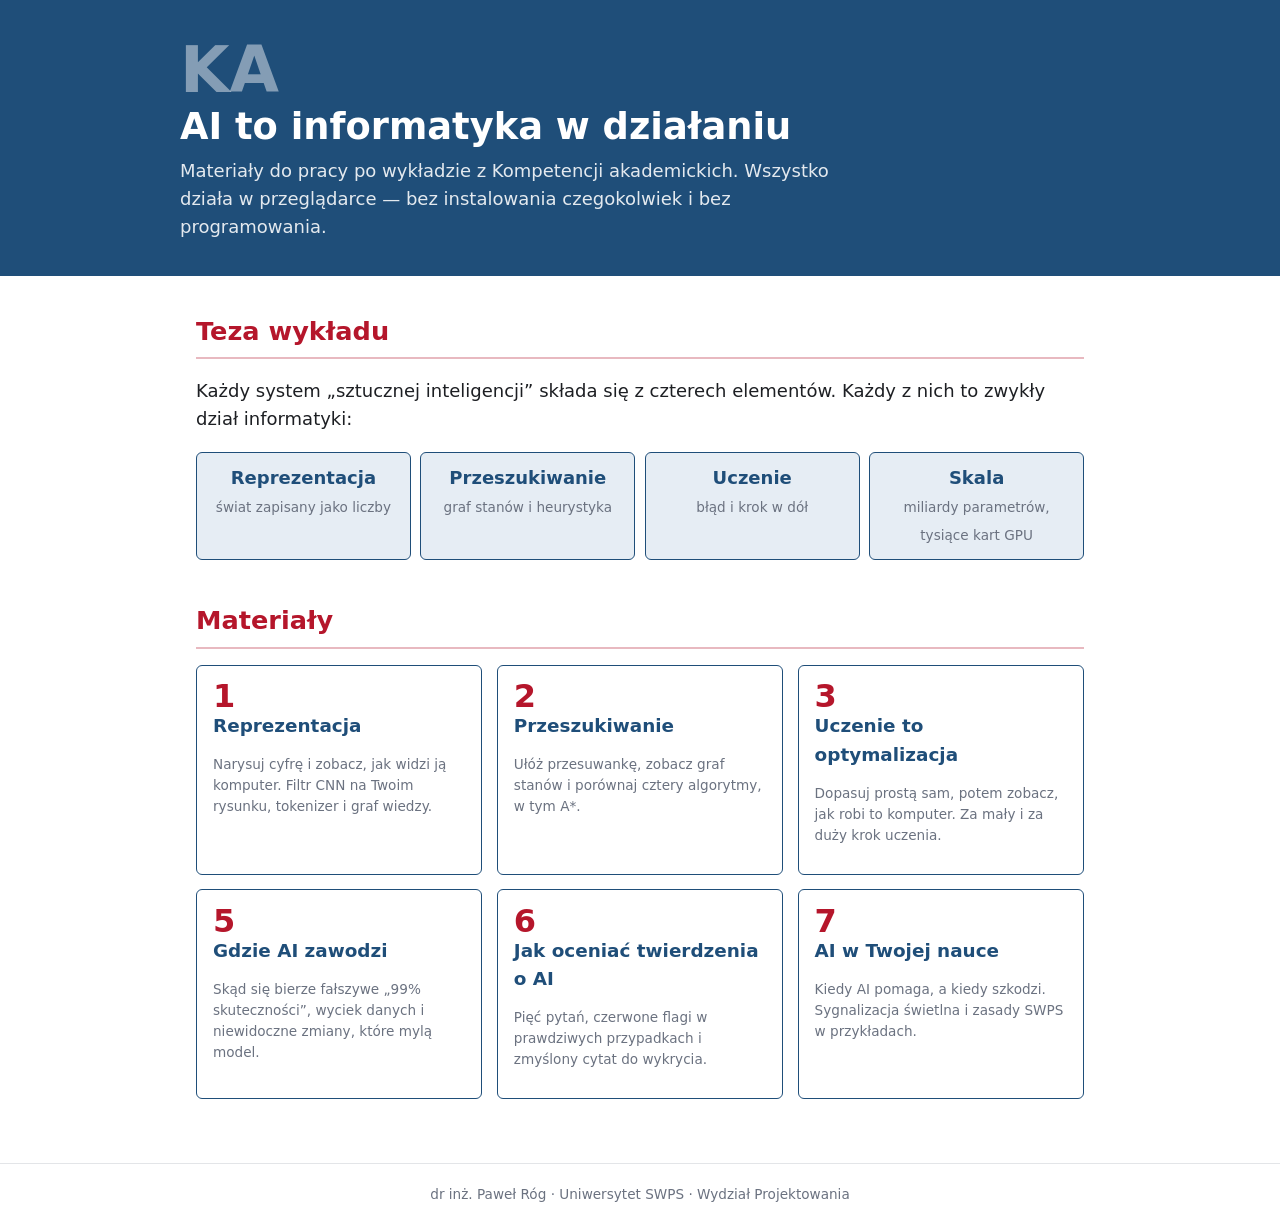
<file: index.html>
<!doctype html>
<html lang="pl">
<head>
<meta charset="utf-8">
<meta name="viewport" content="width=device-width, initial-scale=1">
<title>AI to informatyka w działaniu</title>
<meta name="description" content="Materiały do pracy po wykładzie z Kompetencji akademickich: jak działa AI i jak mądrze z niej korzystać.">
<link rel="stylesheet" href="style.css">
<style>
  .filary { display: grid; grid-template-columns: repeat(4, 1fr); gap: 0.6rem; margin: 1.2rem 0 0.4rem; }
  .filar { border: 1.5px solid var(--granat); background: var(--granat-jasny); border-radius: 6px; padding: 0.7rem; text-align: center; }
  .filar b { display: block; color: var(--granat); }
  .filar span { font-size: 0.85rem; color: var(--szary); }
  @media (max-width: 680px) { .filary { grid-template-columns: 1fr 1fr; } }
  .karta .nr { font-size: 2rem; font-weight: 700; color: var(--akcent); line-height: 1; }
</style>
</head>
<body>

<header class="dzial">
  <div class="wnetrze">
    <div class="numer">KA</div>
    <h1>AI to informatyka w działaniu</h1>
    <p>Materiały do pracy po wykładzie z Kompetencji akademickich. Wszystko działa w przeglądarce — bez instalowania czegokolwiek i bez programowania.</p>
  </div>
</header>

<main>
<section>
  <h2>Teza wykładu</h2>
  <p>Każdy system „sztucznej inteligencji” składa się z czterech elementów. Każdy z nich to zwykły dział informatyki:</p>
  <div class="filary">
    <div class="filar"><b>Reprezentacja</b><span>świat zapisany jako liczby</span></div>
    <div class="filar"><b>Przeszukiwanie</b><span>graf stanów i heurystyka</span></div>
    <div class="filar"><b>Uczenie</b><span>błąd i krok w dół</span></div>
    <div class="filar"><b>Skala</b><span>miliardy parametrów, tysiące kart GPU</span></div>
  </div>
</section>

<section>
  <h2>Materiały</h2>
  <div class="karty">
    <a class="karta" href="reprezentacja.html"><div class="nr">1</div><h3>Reprezentacja</h3><p class="maly">Narysuj cyfrę i zobacz, jak widzi ją komputer. Filtr CNN na Twoim rysunku, tokenizer i graf wiedzy.</p></a>
    <a class="karta" href="przeszukiwanie.html"><div class="nr">2</div><h3>Przeszukiwanie</h3><p class="maly">Ułóż przesuwankę, zobacz graf stanów i porównaj cztery algorytmy, w tym A*.</p></a>
    <a class="karta" href="uczenie.html"><div class="nr">3</div><h3>Uczenie to optymalizacja</h3><p class="maly">Dopasuj prostą sam, potem zobacz, jak robi to komputer. Za mały i za duży krok uczenia.</p></a>
    <a class="karta" href="pulapki.html"><div class="nr">5</div><h3>Gdzie AI zawodzi</h3><p class="maly">Skąd się bierze fałszywe „99% skuteczności”, wyciek danych i niewidoczne zmiany, które mylą model.</p></a>
    <a class="karta" href="ocena.html"><div class="nr">6</div><h3>Jak oceniać twierdzenia o AI</h3><p class="maly">Pięć pytań, czerwone flagi w prawdziwych przypadkach i zmyślony cytat do wykrycia.</p></a>
    <a class="karta" href="ai-w-nauce.html"><div class="nr">7</div><h3>AI w Twojej nauce</h3><p class="maly">Kiedy AI pomaga, a kiedy szkodzi. Sygnalizacja świetlna i zasady SWPS w przykładach.</p></a>
  </div>
</section>
</main>

<footer>dr inż. Paweł Róg · Uniwersytet SWPS · Wydział Projektowania</footer>
</body>
</html>
</file>
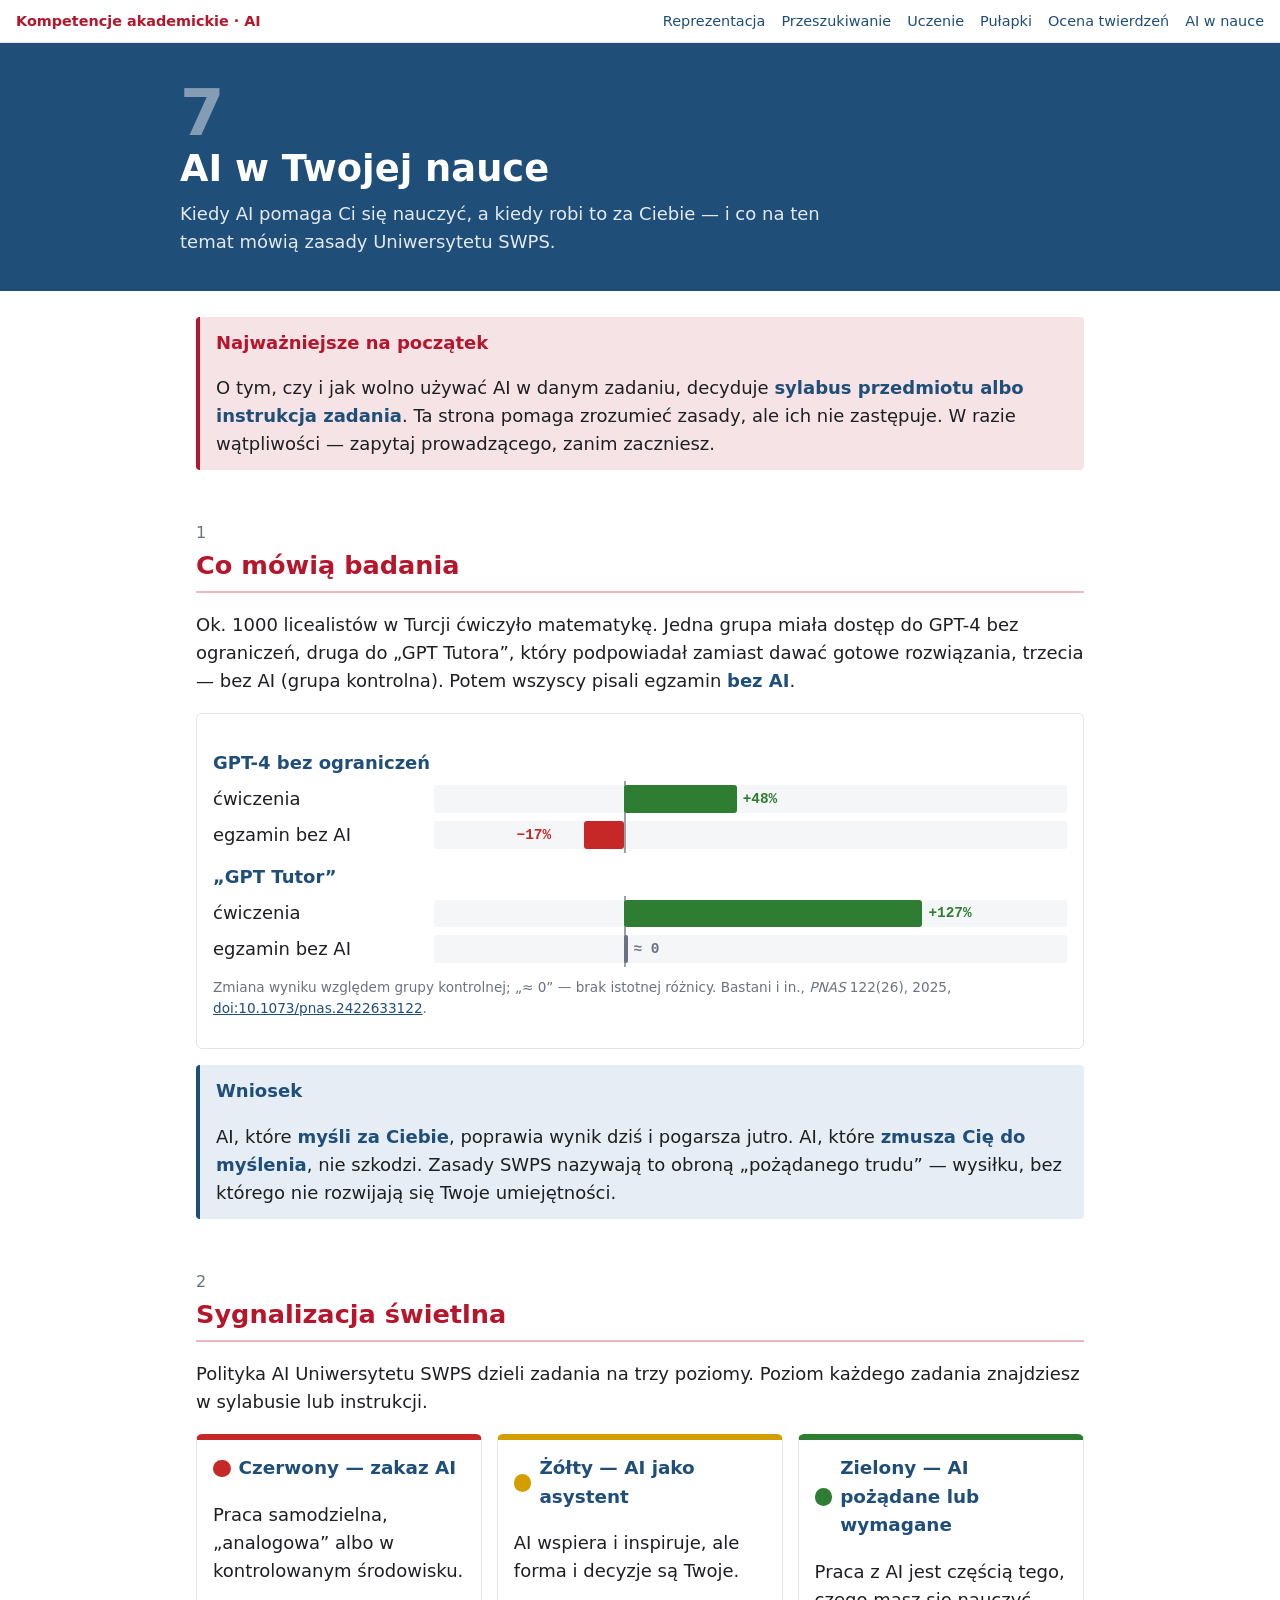
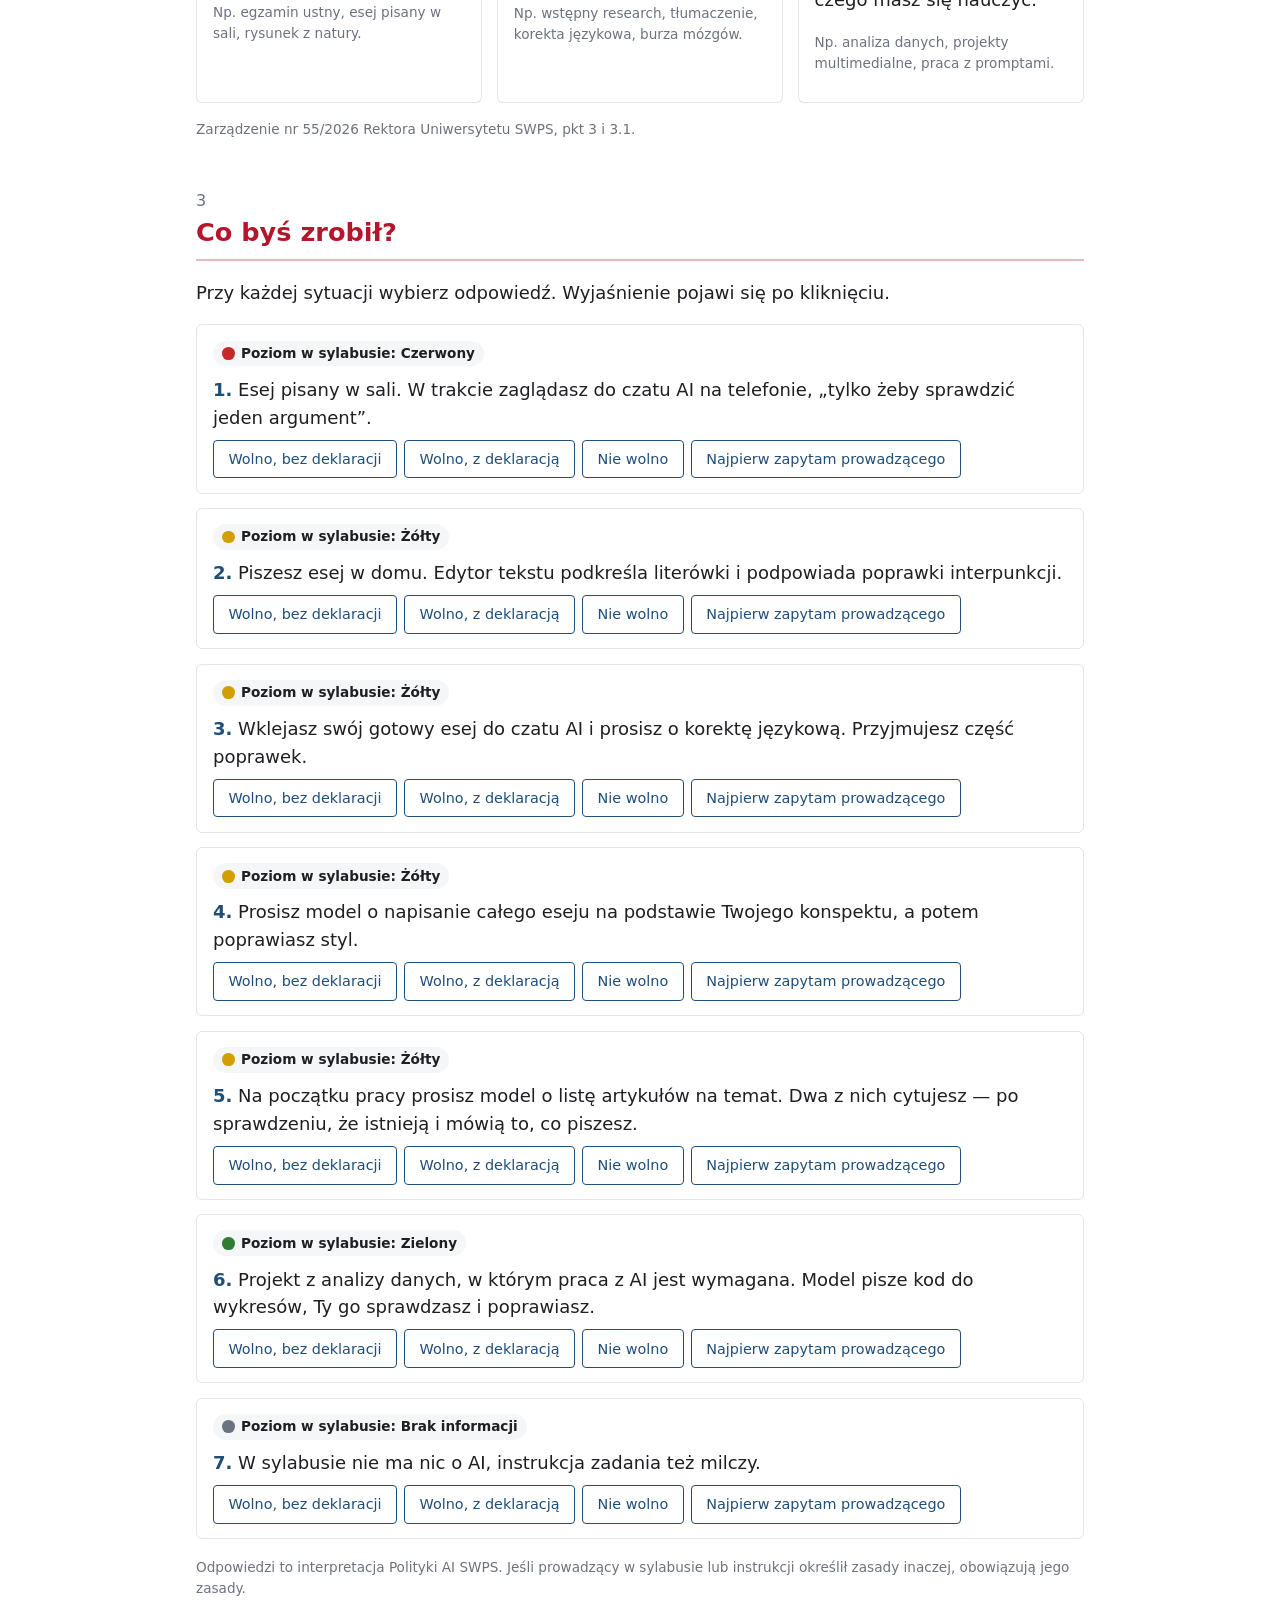
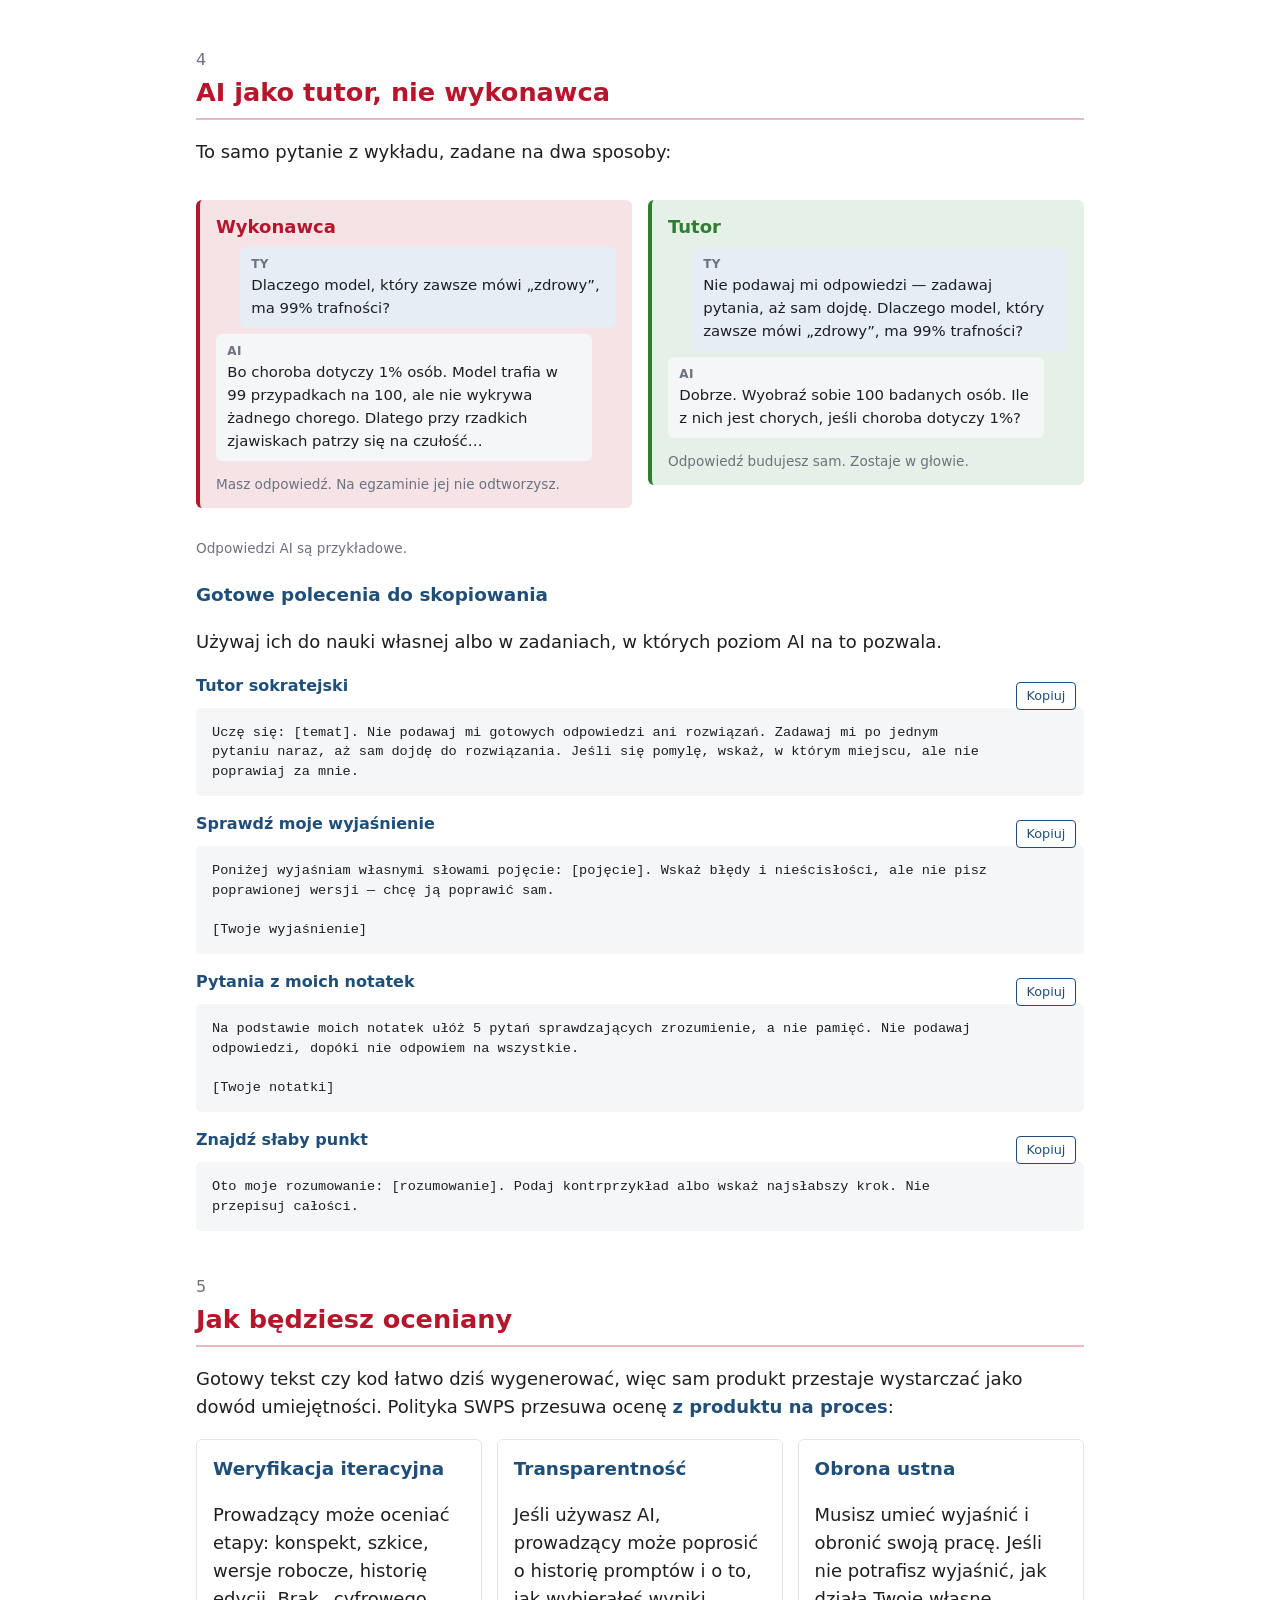
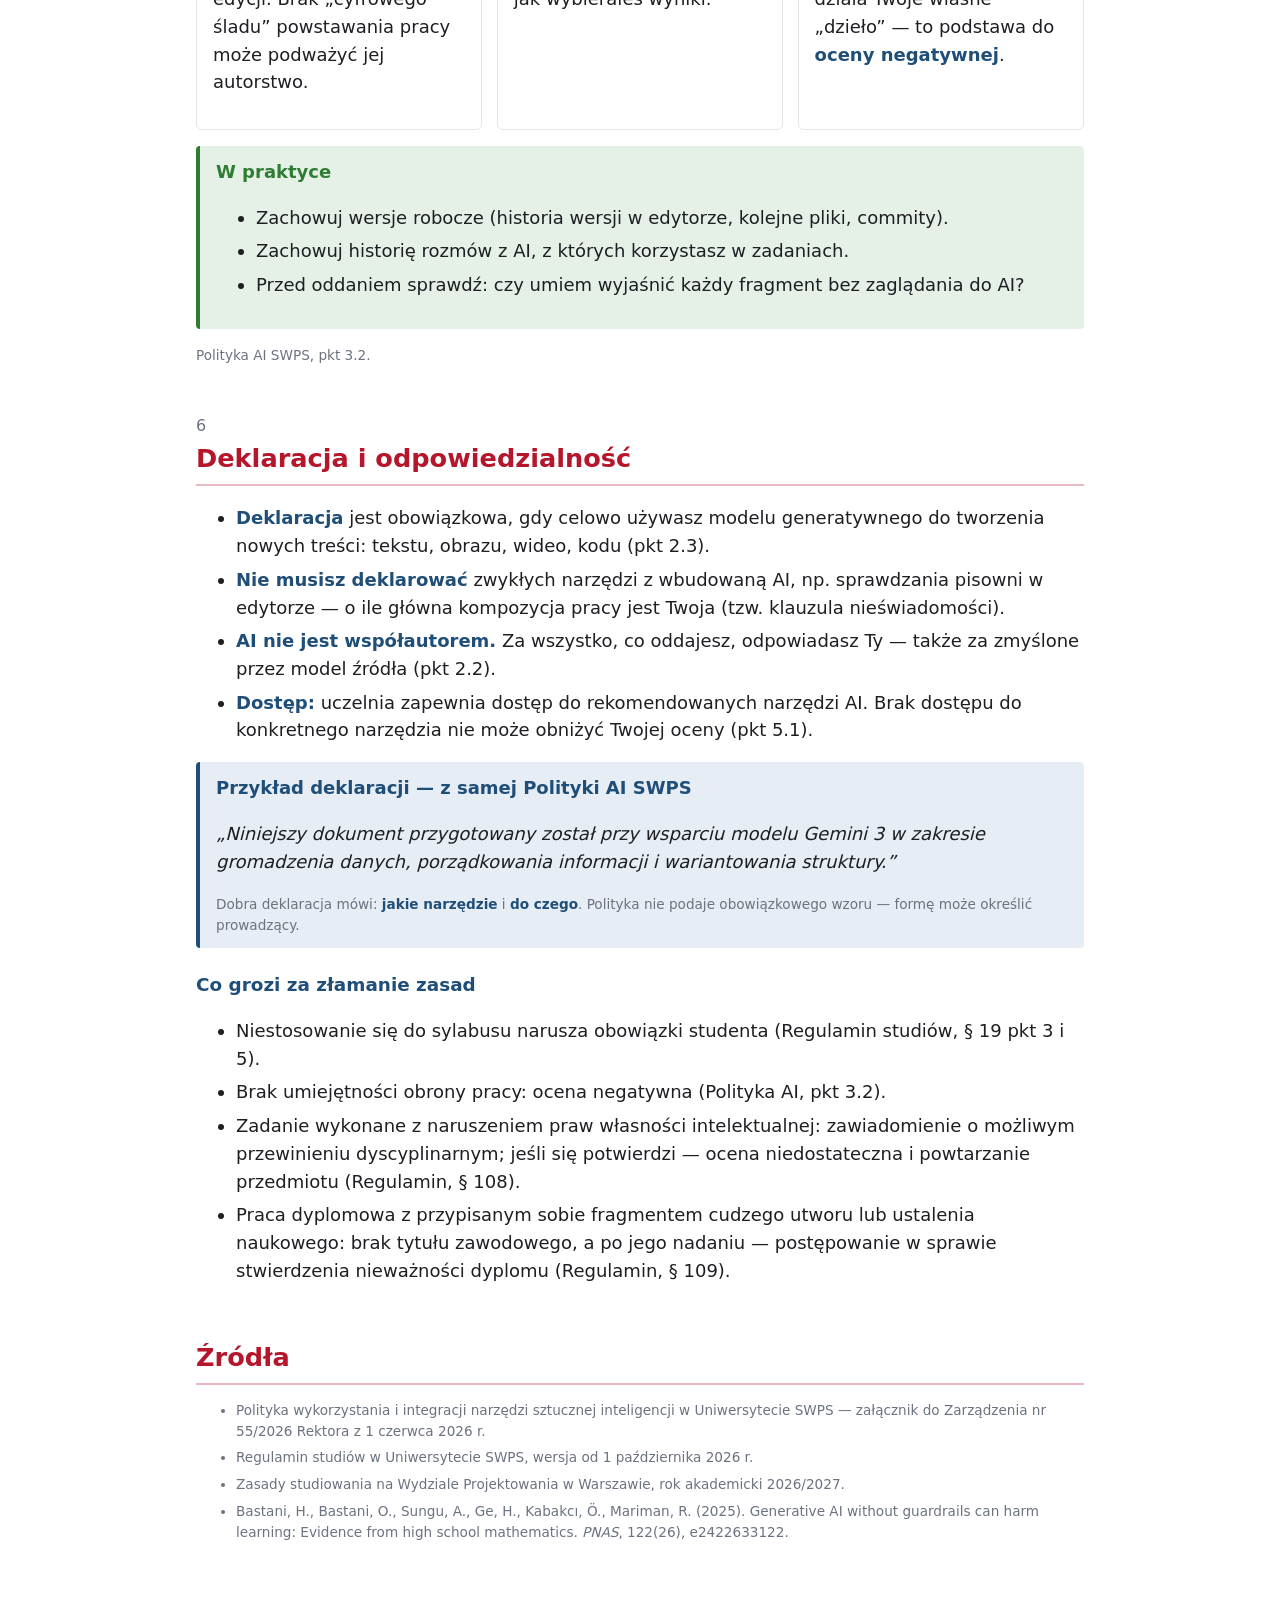
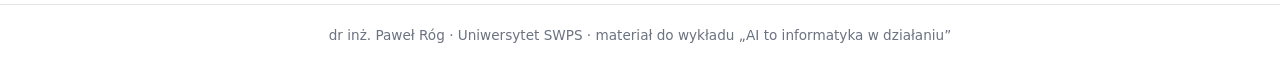
<file: ai-w-nauce.html>
<!doctype html>
<html lang="pl">
<head>
<meta charset="utf-8">
<meta name="viewport" content="width=device-width, initial-scale=1">
<title>AI w Twojej nauce</title>
<meta name="description" content="Kiedy AI pomaga w nauce, a kiedy szkodzi, i co mówią zasady Uniwersytetu SWPS.">
<link rel="stylesheet" href="style.css">
<style>
  .slupki { display: grid; grid-template-columns: minmax(9rem, 13rem) 1fr; gap: 0.5rem 0.8rem; align-items: center; margin: 0.8rem 0; }
  .slupek { position: relative; height: 1.7rem; background: var(--tlo2); border-radius: 3px; }
  .slupek .os { position: absolute; left: 30%; top: -4px; bottom: -4px; width: 2px; background: #9aa0a8; }
  .slupek .pasek { position: absolute; top: 0; bottom: 0; border-radius: 3px; }
  .slupek .wart { position: absolute; top: 50%; transform: translateY(-50%); font-weight: 700; font-family: var(--mono); font-size: 0.9rem; }
  .grupa-tytul { grid-column: 1 / -1; font-weight: 700; color: var(--granat); margin-top: 0.4rem; }
  .swiatla .karta { border-top: 6px solid var(--k); }
  .swiatla .karta h3 { display: flex; gap: 0.5rem; align-items: center; }
  .swiatla .kropka { width: 1.1rem; height: 1.1rem; border-radius: 50%; background: var(--k); flex: none; }
  .scen { border: 1px solid var(--linia); border-radius: 6px; padding: 0.9rem 1rem; margin: 0.9rem 0; }
  .scen .poziom { display: inline-flex; gap: 0.4rem; align-items: center; font-size: 0.85rem; font-weight: 700; padding: 0.15rem 0.55rem; border-radius: 999px; background: var(--tlo2); }
  .scen .poziom i { width: 0.8rem; height: 0.8rem; border-radius: 50%; background: var(--k); display: inline-block; }
  .scen p { margin: 0.5rem 0; }
  .opcje { display: flex; flex-wrap: wrap; gap: 0.45rem; }
  .opcje button { font-size: 0.9rem; }
  .opcje button.dobrze { background: #e5f1e6; border-color: var(--zielony); color: var(--zielony); }
  .opcje button.zle { background: var(--akcent-jasny); border-color: var(--czerwony); color: var(--czerwony); }
  .wyjasnienie { display: none; margin-top: 0.6rem; font-size: 0.95rem; }
  .wyjasnienie.widoczne { display: block; }
  .dialog { border-radius: 6px; padding: 0.8rem 1rem; }
  .dialog .ja, .dialog .ai { margin: 0.4rem 0; padding: 0.5rem 0.7rem; border-radius: 6px; font-size: 0.93rem; }
  .dialog .ja { background: var(--granat-jasny); margin-left: 1.5rem; }
  .dialog .ai { background: var(--tlo2); margin-right: 1.5rem; }
  .dialog .kto { font-size: 0.75rem; font-weight: 700; color: var(--szary); display: block; text-transform: uppercase; letter-spacing: 0.04em; }
  .prompt { position: relative; }
  .prompt pre { white-space: pre-wrap; padding-right: 5.5rem; }
  .prompt button { position: absolute; top: 0.5rem; right: 0.5rem; font-size: 0.8rem; padding: 0.2rem 0.6rem; }
  .wynik-quizu { font-weight: 700; color: var(--granat); }
  ul.lista li { margin: 0.35rem 0; }
</style>
</head>
<body>

<nav class="nav">
  <a class="marka" href="index.html">Kompetencje akademickie · AI</a>
  <a href="reprezentacja.html">Reprezentacja</a>
  <a href="przeszukiwanie.html">Przeszukiwanie</a>
  <a href="uczenie.html">Uczenie</a>
  <a href="pulapki.html">Pułapki</a>
  <a href="ocena.html">Ocena twierdzeń</a>
  <a href="ai-w-nauce.html">AI w nauce</a>
</nav>

<header class="dzial">
  <div class="wnetrze">
    <div class="numer">7</div>
    <h1>AI w Twojej nauce</h1>
    <p>Kiedy AI pomaga Ci się nauczyć, a kiedy robi to za Ciebie — i co na ten temat mówią zasady Uniwersytetu SWPS.</p>
  </div>
</header>

<main>

<div class="ramka akcent" style="margin-top:1.6rem">
  <span class="tytul">Najważniejsze na początek</span>
  <p>O tym, czy i jak wolno używać AI w danym zadaniu, decyduje <strong>sylabus przedmiotu albo instrukcja zadania</strong>. Ta strona pomaga zrozumieć zasady, ale ich nie zastępuje. W razie wątpliwości — zapytaj prowadzącego, zanim zaczniesz.</p>
</div>

<!-- ============================================================ -->
<section id="badania">
  <h2><span class="krok">1</span>Co mówią badania</h2>
  <p>Ok. 1000 licealistów w Turcji ćwiczyło matematykę. Jedna grupa miała dostęp do GPT-4 bez ograniczeń, druga do „GPT Tutora”, który podpowiadał zamiast dawać gotowe rozwiązania, trzecia — bez AI (grupa kontrolna). Potem wszyscy pisali egzamin <strong>bez AI</strong>.</p>

  <div class="panel">
    <div class="slupki" id="slupki"></div>
    <p class="maly">Zmiana wyniku względem grupy kontrolnej; „≈ 0” — brak istotnej różnicy. Bastani i in., <em>PNAS</em> 122(26), 2025, <a href="https://doi.org/10.1073/pnas.2422633122">doi:10.1073/pnas.2422633122</a>.</p>
  </div>

  <div class="ramka">
    <span class="tytul">Wniosek</span>
    <p>AI, które <strong>myśli za Ciebie</strong>, poprawia wynik dziś i pogarsza jutro. AI, które <strong>zmusza Cię do myślenia</strong>, nie szkodzi. Zasady SWPS nazywają to obroną „pożądanego trudu” — wysiłku, bez którego nie rozwijają się Twoje umiejętności.</p>
  </div>
</section>

<!-- ============================================================ -->
<section id="swiatla">
  <h2><span class="krok">2</span>Sygnalizacja świetlna</h2>
  <p>Polityka AI Uniwersytetu SWPS dzieli zadania na trzy poziomy. Poziom każdego zadania znajdziesz w sylabusie lub instrukcji.</p>
  <div class="karty swiatla">
    <div class="karta" style="--k:var(--czerwony)">
      <h3><span class="kropka"></span>Czerwony — zakaz AI</h3>
      <p>Praca samodzielna, „analogowa” albo w kontrolowanym środowisku.</p>
      <p class="maly">Np. egzamin ustny, esej pisany w sali, rysunek z natury.</p>
    </div>
    <div class="karta" style="--k:var(--zolty)">
      <h3><span class="kropka"></span>Żółty — AI jako asystent</h3>
      <p>AI wspiera i inspiruje, ale forma i decyzje są Twoje.</p>
      <p class="maly">Np. wstępny research, tłumaczenie, korekta językowa, burza mózgów.</p>
    </div>
    <div class="karta" style="--k:var(--zielony)">
      <h3><span class="kropka"></span>Zielony — AI pożądane lub wymagane</h3>
      <p>Praca z AI jest częścią tego, czego masz się nauczyć.</p>
      <p class="maly">Np. analiza danych, projekty multimedialne, praca z promptami.</p>
    </div>
  </div>
  <p class="maly">Zarządzenie nr 55/2026 Rektora Uniwersytetu SWPS, pkt 3 i 3.1.</p>
</section>

<!-- ============================================================ -->
<section id="scenariusze">
  <h2><span class="krok">3</span>Co byś zrobił?</h2>
  <p>Przy każdej sytuacji wybierz odpowiedź. Wyjaśnienie pojawi się po kliknięciu.</p>
  <div id="scen"></div>
  <p class="wynik-quizu" id="wynik"></p>
  <p class="maly">Odpowiedzi to interpretacja Polityki AI SWPS. Jeśli prowadzący w sylabusie lub instrukcji określił zasady inaczej, obowiązują jego zasady.</p>
</section>

<!-- ============================================================ -->
<section id="tutor">
  <h2><span class="krok">4</span>AI jako tutor, nie wykonawca</h2>
  <p>To samo pytanie z wykładu, zadane na dwa sposoby:</p>
  <div class="uklad">
    <div class="dialog ramka akcent">
      <span class="tytul">Wykonawca</span>
      <div class="ja"><span class="kto">Ty</span>Dlaczego model, który zawsze mówi „zdrowy”, ma 99% trafności?</div>
      <div class="ai"><span class="kto">AI</span>Bo choroba dotyczy 1% osób. Model trafia w 99 przypadkach na 100, ale nie wykrywa żadnego chorego. Dlatego przy rzadkich zjawiskach patrzy się na czułość…</div>
      <p class="maly" style="margin-bottom:0">Masz odpowiedź. Na egzaminie jej nie odtworzysz.</p>
    </div>
    <div class="dialog ramka zielona">
      <span class="tytul">Tutor</span>
      <div class="ja"><span class="kto">Ty</span>Nie podawaj mi odpowiedzi — zadawaj pytania, aż sam dojdę. Dlaczego model, który zawsze mówi „zdrowy”, ma 99% trafności?</div>
      <div class="ai"><span class="kto">AI</span>Dobrze. Wyobraź sobie 100 badanych osób. Ile z nich jest chorych, jeśli choroba dotyczy 1%?</div>
      <p class="maly" style="margin-bottom:0">Odpowiedź budujesz sam. Zostaje w głowie.</p>
    </div>
  </div>
  <p class="maly">Odpowiedzi AI są przykładowe.</p>

  <h3>Gotowe polecenia do skopiowania</h3>
  <p>Używaj ich do nauki własnej albo w zadaniach, w których poziom AI na to pozwala.</p>
  <div id="prompty"></div>
</section>

<!-- ============================================================ -->
<section id="ocena">
  <h2><span class="krok">5</span>Jak będziesz oceniany</h2>
  <p>Gotowy tekst czy kod łatwo dziś wygenerować, więc sam produkt przestaje wystarczać jako dowód umiejętności. Polityka SWPS przesuwa ocenę <strong>z produktu na proces</strong>:</p>
  <div class="karty">
    <div class="karta"><h3>Weryfikacja iteracyjna</h3><p>Prowadzący może oceniać etapy: konspekt, szkice, wersje robocze, historię edycji. Brak „cyfrowego śladu” powstawania pracy może podważyć jej autorstwo.</p></div>
    <div class="karta"><h3>Transparentność</h3><p>Jeśli używasz AI, prowadzący może poprosić o historię promptów i o to, jak wybierałeś wyniki.</p></div>
    <div class="karta"><h3>Obrona ustna</h3><p>Musisz umieć wyjaśnić i obronić swoją pracę. Jeśli nie potrafisz wyjaśnić, jak działa Twoje własne „dzieło” — to podstawa do <strong>oceny negatywnej</strong>.</p></div>
  </div>
  <div class="ramka zielona">
    <span class="tytul">W praktyce</span>
    <ul class="lista">
      <li>Zachowuj wersje robocze (historia wersji w edytorze, kolejne pliki, commity).</li>
      <li>Zachowuj historię rozmów z AI, z których korzystasz w zadaniach.</li>
      <li>Przed oddaniem sprawdź: czy umiem wyjaśnić każdy fragment bez zaglądania do AI?</li>
    </ul>
  </div>
  <p class="maly">Polityka AI SWPS, pkt 3.2.</p>
</section>

<!-- ============================================================ -->
<section id="jawnosc">
  <h2><span class="krok">6</span>Deklaracja i odpowiedzialność</h2>
  <ul class="lista">
    <li><strong>Deklaracja</strong> jest obowiązkowa, gdy celowo używasz modelu generatywnego do tworzenia nowych treści: tekstu, obrazu, wideo, kodu (pkt 2.3).</li>
    <li><strong>Nie musisz deklarować</strong> zwykłych narzędzi z wbudowaną AI, np. sprawdzania pisowni w edytorze — o ile główna kompozycja pracy jest Twoja (tzw. klauzula nieświadomości).</li>
    <li><strong>AI nie jest współautorem.</strong> Za wszystko, co oddajesz, odpowiadasz Ty — także za zmyślone przez model źródła (pkt 2.2).</li>
    <li><strong>Dostęp:</strong> uczelnia zapewnia dostęp do rekomendowanych narzędzi AI. Brak dostępu do konkretnego narzędzia nie może obniżyć Twojej oceny (pkt 5.1).</li>
  </ul>

  <div class="ramka">
    <span class="tytul">Przykład deklaracji — z samej Polityki AI SWPS</span>
    <p><em>„Niniejszy dokument przygotowany został przy wsparciu modelu Gemini 3 w zakresie gromadzenia danych, porządkowania informacji i wariantowania struktury.”</em></p>
    <p class="maly">Dobra deklaracja mówi: <strong>jakie narzędzie</strong> i <strong>do czego</strong>. Polityka nie podaje obowiązkowego wzoru — formę może określić prowadzący.</p>
  </div>

  <h3>Co grozi za złamanie zasad</h3>
  <ul class="lista">
    <li>Niestosowanie się do sylabusu narusza obowiązki studenta (Regulamin studiów, § 19 pkt 3 i 5).</li>
    <li>Brak umiejętności obrony pracy: ocena negatywna (Polityka AI, pkt 3.2).</li>
    <li>Zadanie wykonane z naruszeniem praw własności intelektualnej: zawiadomienie o możliwym przewinieniu dyscyplinarnym; jeśli się potwierdzi — ocena niedostateczna i powtarzanie przedmiotu (Regulamin, § 108).</li>
    <li>Praca dyplomowa z przypisanym sobie fragmentem cudzego utworu lub ustalenia naukowego: brak tytułu zawodowego, a po jego nadaniu — postępowanie w sprawie stwierdzenia nieważności dyplomu (Regulamin, § 109).</li>
  </ul>
</section>

<section id="zrodla">
  <h2>Źródła</h2>
  <ul class="lista maly">
    <li>Polityka wykorzystania i integracji narzędzi sztucznej inteligencji w Uniwersytecie SWPS — załącznik do Zarządzenia nr 55/2026 Rektora z 1 czerwca 2026 r.</li>
    <li>Regulamin studiów w Uniwersytecie SWPS, wersja od 1 października 2026 r.</li>
    <li>Zasady studiowania na Wydziale Projektowania w Warszawie, rok akademicki 2026/2027.</li>
    <li>Bastani, H., Bastani, O., Sungu, A., Ge, H., Kabakcı, Ö., Mariman, R. (2025). Generative AI without guardrails can harm learning: Evidence from high school mathematics. <em>PNAS</em>, 122(26), e2422633122.</li>
  </ul>
</section>

</main>

<footer>dr inż. Paweł Róg · Uniwersytet SWPS · materiał do wykładu „AI to informatyka w działaniu”</footer>

<script>
"use strict";
// ---------- słupki: wyniki Bastani i in. ----------
const dane = [
  ["GPT-4 bez ograniczeń", [["ćwiczenia", 48], ["egzamin bez AI", -17]]],
  ["„GPT Tutor”", [["ćwiczenia", 127], ["egzamin bez AI", 0]]],
];
const sl = document.getElementById("slupki");
const skala = v => v / 140 * 52; // 0 % w 30 % szerokości; zostaje miejsce na etykietę
for (const [grupa, wiersze] of dane) {
  sl.insertAdjacentHTML("beforeend", `<div class="grupa-tytul">${grupa}</div>`);
  for (const [et, v] of wiersze) {
    const kol = v > 0 ? "var(--zielony)" : v < 0 ? "var(--czerwony)" : "var(--szary)";
    const left = v >= 0 ? 30 : 30 + skala(v), w = Math.max(Math.abs(skala(v)), 0.6);
    const tekst = v === 0 ? "≈ 0" : (v > 0 ? "+" : "−") + Math.abs(v) + "%";
    const pozT = v >= 0 ? `left:calc(${30 + w}% + 6px)` : `left:calc(${left}% - 4.2rem)`;
    sl.insertAdjacentHTML("beforeend",
      `<div>${et}</div><div class="slupek"><div class="os"></div><div class="pasek" style="left:${left}%;width:${w}%;background:${kol}"></div><span class="wart" style="${pozT};color:${kol}">${tekst}</span></div>`);
  }
}

// ---------- scenariusze ----------
const OPCJE = ["Wolno, bez deklaracji", "Wolno, z deklaracją", "Nie wolno", "Najpierw zapytam prowadzącego"];
const POZ = { c: ["Czerwony", "var(--czerwony)"], z: ["Żółty", "var(--zolty)"], g: ["Zielony", "var(--zielony)"], n: ["Brak informacji", "var(--szary)"] };
const SCEN = [
  { p: "c", t: "Esej pisany w sali. W trakcie zaglądasz do czatu AI na telefonie, „tylko żeby sprawdzić jeden argument”.", d: 2,
    w: "Poziom czerwony to praca samodzielna w kontrolowanym środowisku — nawet krótkie sprawdzenie jest użyciem AI. Dodatkowo na zajęciach urządzeń elektronicznych wolno używać tylko do celów wskazanych przez prowadzącego (Zasady studiowania WP, § 17 ust. 1)." },
  { p: "z", t: "Piszesz esej w domu. Edytor tekstu podkreśla literówki i podpowiada poprawki interpunkcji.", d: 0,
    w: "To standardowe narzędzie z wbudowaną AI. Jeśli główna kompozycja jest Twoja, deklaracja nie jest wymagana („klauzula nieświadomości”, pkt 2.3)." },
  { p: "z", t: "Wklejasz swój gotowy esej do czatu AI i prosisz o korektę językową. Przyjmujesz część poprawek.", d: 1,
    w: "Korekta językowa to typowy przykład poziomu żółtego. Ale tym razem celowo użyłeś modelu generatywnego, który wygenerował nowy tekst — dlatego deklarujesz (pkt 2.3). Różnica z poprzednią sytuacją: tam narzędzie działało w tle, tu świadomie poprosiłeś model o przepisanie tekstu." },
  { p: "z", t: "Prosisz model o napisanie całego eseju na podstawie Twojego konspektu, a potem poprawiasz styl.", d: 2,
    w: "Na poziomie żółtym AI jest asystentem, nie autorem. Kluczowe etapy pracy twórczej i myślenia mają pozostać Twoje (pkt 2.1). Deklaracja tego nie naprawia — a na obronie ustnej trudno będzie wyjaśnić tekst, którego nie napisałeś (pkt 3.2)." },
  { p: "z", t: "Na początku pracy prosisz model o listę artykułów na temat. Dwa z nich cytujesz — po sprawdzeniu, że istnieją i mówią to, co piszesz.", d: 1,
    w: "Wstępny research to poziom żółty, a użycie modelu deklarujesz. Sprawdzenie źródeł było obowiązkowe: modele potrafią zmyślić autora, tytuł i rok, a odpowiedzialność za cytowanie ponosisz Ty (pkt 2.2)." },
  { p: "g", t: "Projekt z analizy danych, w którym praca z AI jest wymagana. Model pisze kod do wykresów, Ty go sprawdzasz i poprawiasz.", d: 1,
    w: "Poziom zielony — dobrze. Deklarujesz użycie, zachowujesz historię promptów i musisz umieć wyjaśnić każdy wykres, bo prowadzący może poprosić o dokumentację i obronę (pkt 3.2)." },
  { p: "n", t: "W sylabusie nie ma nic o AI, instrukcja zadania też milczy.", d: 3,
    w: "Poziom określa sylabus albo instrukcja zadania (pkt 3). Gdy nie ma informacji, zapytaj prowadzącego przed rozpoczęciem pracy — najlepiej na piśmie, żeby mieć odpowiedź." },
];
const kont = document.getElementById("scen"); let pkt = 0, odp = 0;
SCEN.forEach((s, i) => {
  const [nazwa, kolor] = POZ[s.p];
  const el = document.createElement("div"); el.className = "scen";
  el.innerHTML = `<span class="poziom" style="--k:${kolor}"><i></i>Poziom w sylabusie: ${nazwa}</span>
    <p><strong>${i + 1}.</strong> ${s.t}</p><div class="opcje"></div><div class="wyjasnienie"></div>`;
  const op = el.querySelector(".opcje"), wy = el.querySelector(".wyjasnienie");
  OPCJE.forEach((o, k) => {
    const b = document.createElement("button"); b.textContent = o;
    b.onclick = () => {
      if (el.dataset.gotowe) return;
      el.dataset.gotowe = 1; odp++;
      const ok = k === s.d; if (ok) pkt++;
      op.querySelectorAll("button").forEach((x, j) => { x.disabled = j !== k && j !== s.d; if (j === s.d) x.classList.add("dobrze"); });
      if (!ok) b.classList.add("zle");
      wy.innerHTML = `<strong>${ok ? "Tak." : "Nie do końca. Właściwa odpowiedź: " + OPCJE[s.d].toLowerCase() + "."}</strong> ${s.w}`;
      wy.classList.add("widoczne");
      document.getElementById("wynik").textContent = `Wynik: ${pkt} / ${odp}` + (odp === SCEN.length ? " — to wszystkie sytuacje." : "");
    };
    op.appendChild(b);
  });
  kont.appendChild(el);
});

// ---------- prompty ----------
const PROMPTY = [
  ["Tutor sokratejski", "Uczę się: [temat]. Nie podawaj mi gotowych odpowiedzi ani rozwiązań. Zadawaj mi po jednym pytaniu naraz, aż sam dojdę do rozwiązania. Jeśli się pomylę, wskaż, w którym miejscu, ale nie poprawiaj za mnie."],
  ["Sprawdź moje wyjaśnienie", "Poniżej wyjaśniam własnymi słowami pojęcie: [pojęcie]. Wskaż błędy i nieścisłości, ale nie pisz poprawionej wersji — chcę ją poprawić sam.\n\n[Twoje wyjaśnienie]"],
  ["Pytania z moich notatek", "Na podstawie moich notatek ułóż 5 pytań sprawdzających zrozumienie, a nie pamięć. Nie podawaj odpowiedzi, dopóki nie odpowiem na wszystkie.\n\n[Twoje notatki]"],
  ["Znajdź słaby punkt", "Oto moje rozumowanie: [rozumowanie]. Podaj kontrprzykład albo wskaż najsłabszy krok. Nie przepisuj całości."],
];
const pr = document.getElementById("prompty");
for (const [tyt, txt] of PROMPTY) {
  const d = document.createElement("div"); d.className = "prompt";
  d.innerHTML = `<h3 style="margin:1rem 0 0.2rem;font-size:1rem">${tyt}</h3><pre></pre><button>Kopiuj</button>`;
  d.querySelector("pre").textContent = txt;
  const b = d.querySelector("button");
  b.onclick = async () => {
    try { await navigator.clipboard.writeText(txt); b.textContent = "Skopiowano"; }
    catch { const r = document.createRange(); r.selectNodeContents(d.querySelector("pre")); const s = getSelection(); s.removeAllRanges(); s.addRange(r); b.textContent = "Zaznaczono — Ctrl+C"; }
    setTimeout(() => b.textContent = "Kopiuj", 1800);
  };
  pr.appendChild(d);
}
</script>
</body>
</html>
</file>
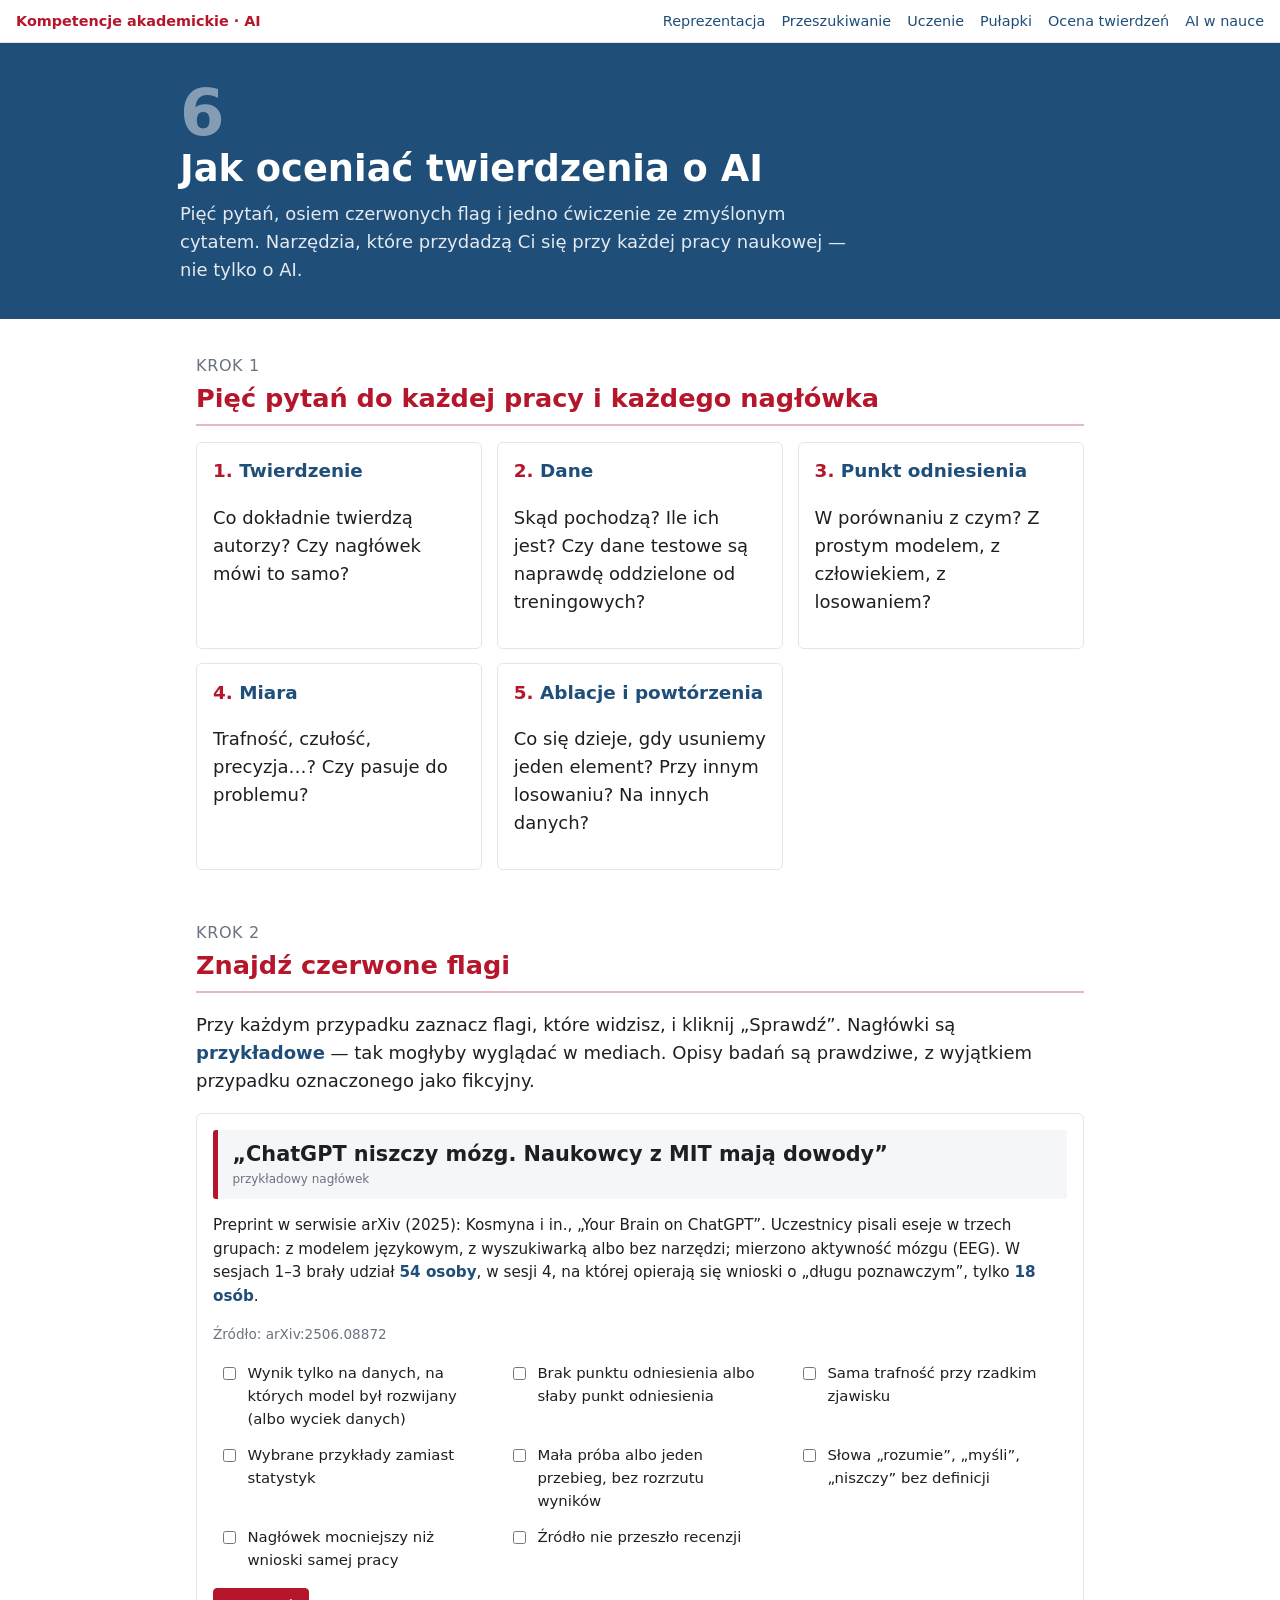
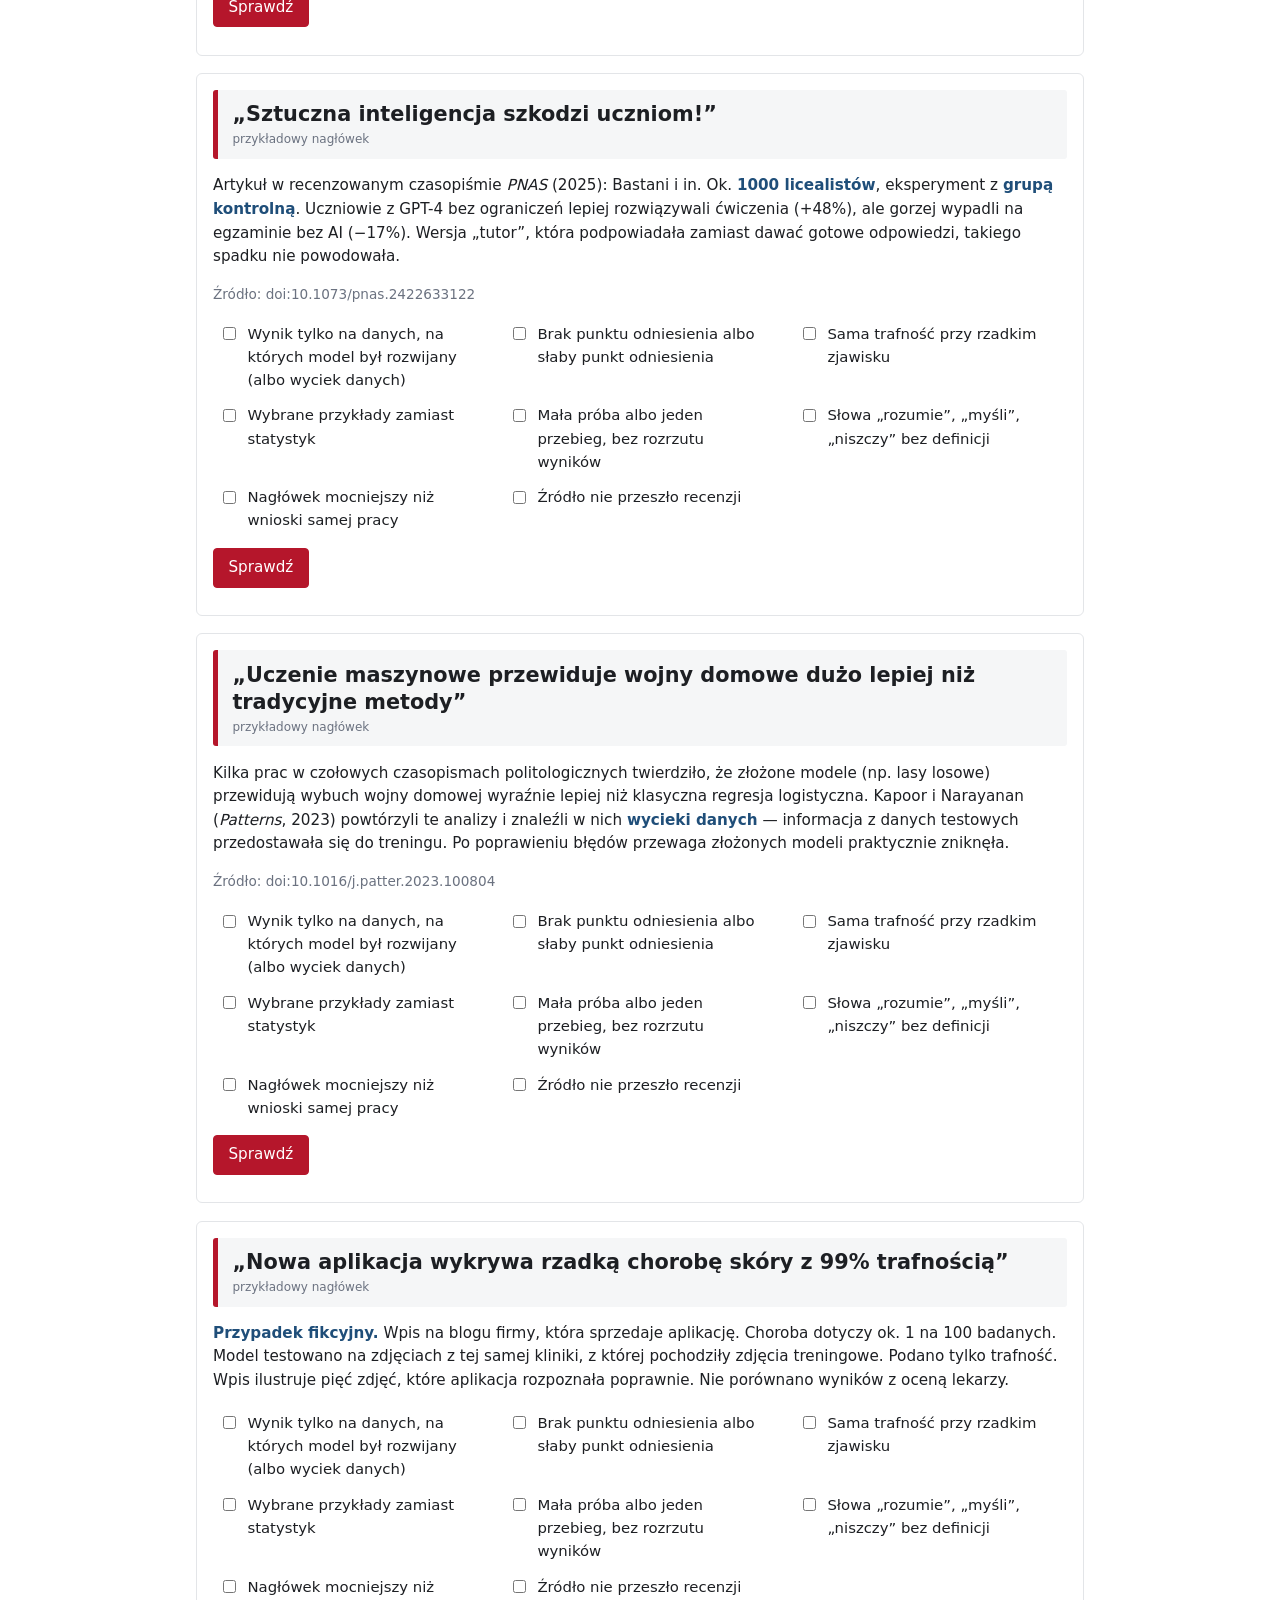
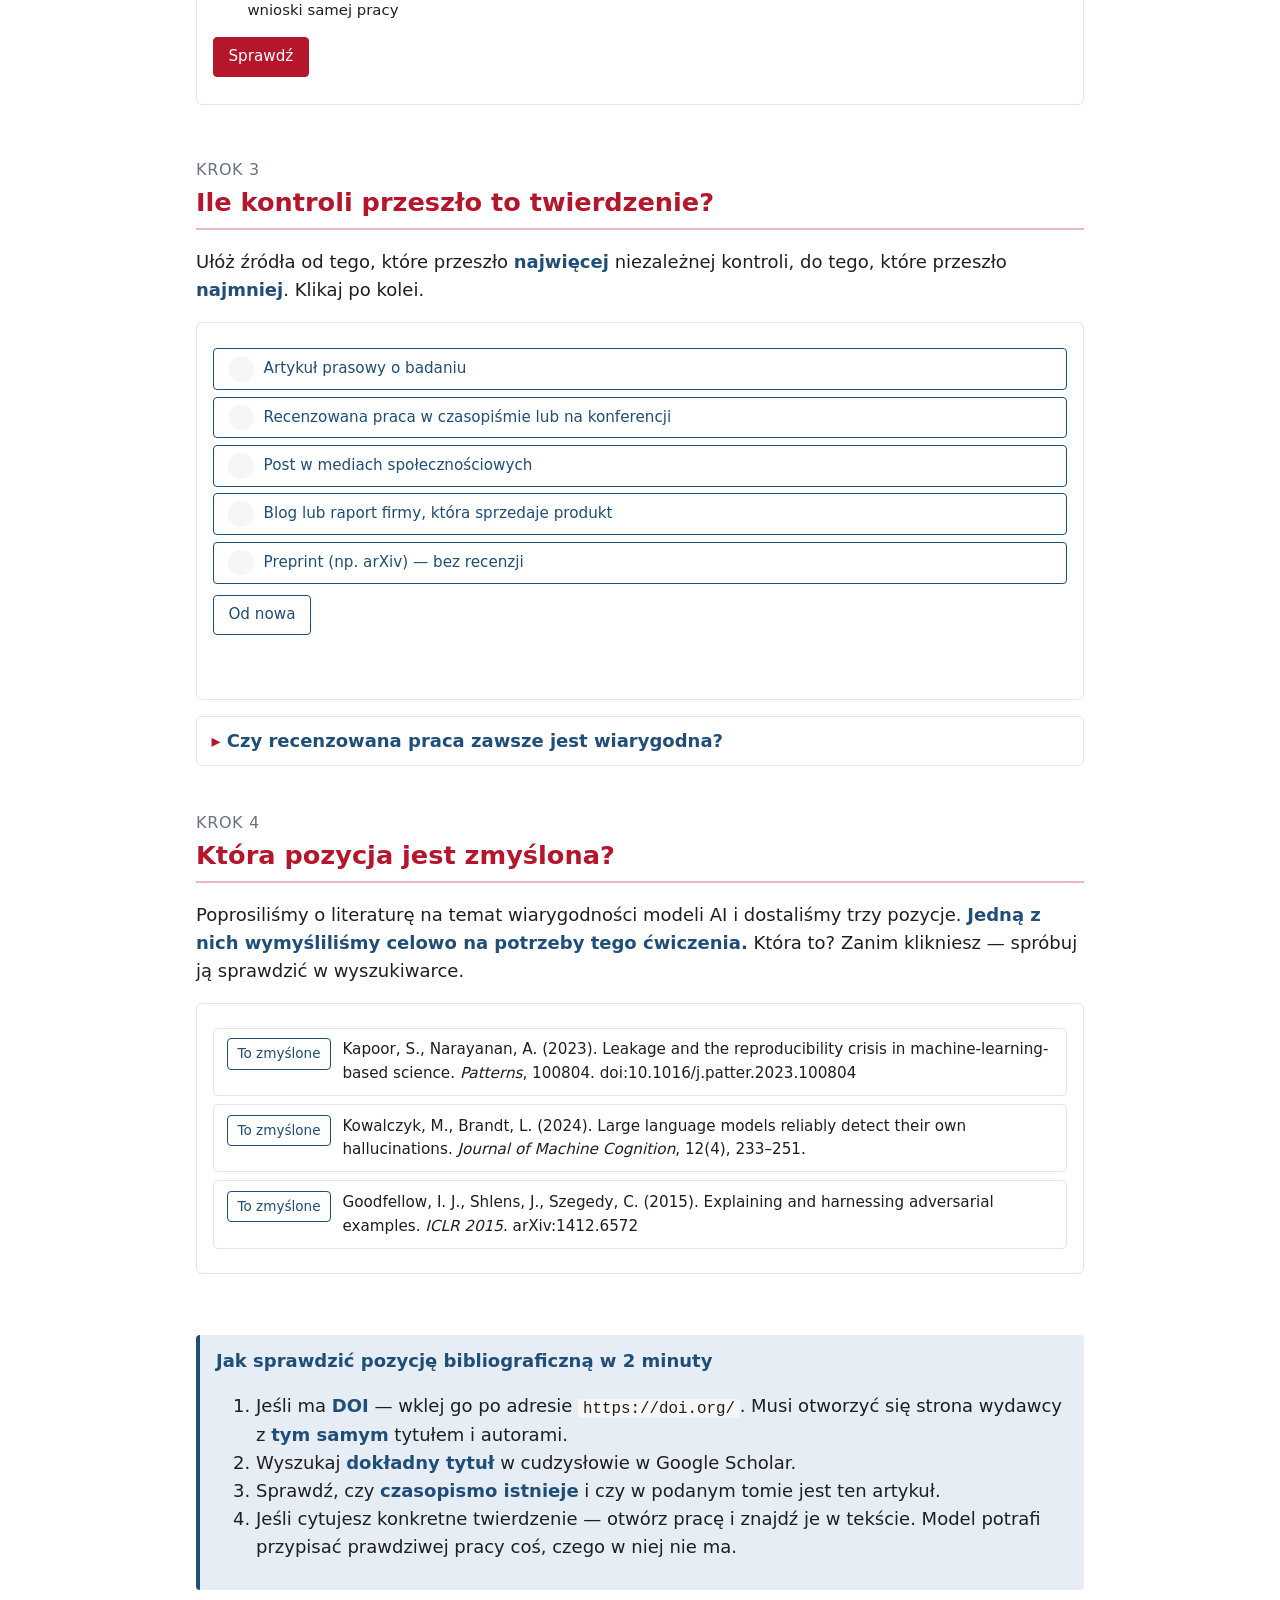
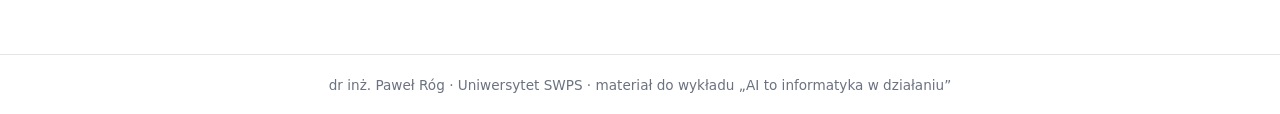
<file: ocena.html>
<!doctype html>
<html lang="pl">
<head>
<meta charset="utf-8">
<meta name="viewport" content="width=device-width, initial-scale=1">
<title>Jak oceniać twierdzenia o AI</title>
<meta name="description" content="Interaktywny materiał do wykładu: pięć pytań, czerwone flagi, hierarchia źródeł i sprawdzanie cytowań.">
<link rel="stylesheet" href="style.css">
<style>
  .pytania { counter-reset: p; }
  .pytania .karta h3::before { counter-increment: p; content: counter(p) ". "; color: var(--akcent); }
  .przypadek { border: 1px solid var(--linia); border-radius: 6px; padding: 1rem; margin: 1.1rem 0; }
  .naglowek { font-size: 1.3rem; font-weight: 700; line-height: 1.3; padding: 0.7rem 0.9rem; background: var(--tlo2); border-left: 5px solid var(--akcent); border-radius: 3px; }
  .naglowek small { display: block; font-size: 0.75rem; font-weight: 500; color: var(--szary); margin-top: 0.25rem; }
  .fakty { font-size: 0.95rem; }
  .flagi { display: grid; grid-template-columns: repeat(auto-fit, minmax(260px, 1fr)); gap: 0.3rem 1rem; margin: 0.6rem 0; }
  .flagi label { display: flex; gap: 0.5rem; align-items: flex-start; font-size: 0.93rem; padding: 0.25rem 0.4rem; border-radius: 4px; cursor: pointer; }
  .flagi input { margin-top: 0.3rem; accent-color: var(--akcent); }
  .flagi label.trafione { background: #e5f1e6; }
  .flagi label.pominiete { background: #fbf0d4; }
  .flagi label.zbedne { background: var(--akcent-jasny); }
  .komentarz { display: none; font-size: 0.95rem; } .komentarz.widoczny { display: block; }
  .zrodla-lista { display: grid; gap: 0.4rem; margin: 0.6rem 0; }
  .zrodla-lista button { text-align: left; display: flex; gap: 0.6rem; align-items: center; }
  .zrodla-lista button .poz { display: inline-grid; place-items: center; width: 1.6rem; height: 1.6rem; border-radius: 50%; background: var(--tlo2); font-weight: 700; flex: none; }
  .zrodla-lista button:disabled { opacity: 1; cursor: default; }
  .zrodla-lista button.wybrany .poz { background: var(--granat); color: #fff; }
  .cyt { font-size: 0.95rem; padding: 0.6rem 0.8rem; border: 1px solid var(--linia); border-radius: 5px; margin: 0.5rem 0; display: flex; gap: 0.7rem; align-items: flex-start; }
  .cyt button { flex: none; font-size: 0.85rem; padding: 0.25rem 0.6rem; }
  .cyt.dobrze { background: #e5f1e6; border-color: var(--zielony); }
  .cyt.zle { background: var(--akcent-jasny); border-color: var(--czerwony); }
</style>
</head>
<body>

<nav class="nav">
  <a class="marka" href="index.html">Kompetencje akademickie · AI</a>
  <a href="reprezentacja.html">Reprezentacja</a>
  <a href="przeszukiwanie.html">Przeszukiwanie</a>
  <a href="uczenie.html">Uczenie</a>
  <a href="pulapki.html">Pułapki</a>
  <a href="ocena.html">Ocena twierdzeń</a>
  <a href="ai-w-nauce.html">AI w nauce</a>
</nav>

<header class="dzial">
  <div class="wnetrze">
    <div class="numer">6</div>
    <h1>Jak oceniać twierdzenia o AI</h1>
    <p>Pięć pytań, osiem czerwonych flag i jedno ćwiczenie ze zmyślonym cytatem. Narzędzia, które przydadzą Ci się przy każdej pracy naukowej — nie tylko o AI.</p>
  </div>
</header>

<main>

<!-- ============================================================ -->
<section id="piec">
  <h2><span class="krok">Krok 1</span>Pięć pytań do każdej pracy i każdego nagłówka</h2>
  <div class="karty pytania">
    <div class="karta"><h3>Twierdzenie</h3><p>Co dokładnie twierdzą autorzy? Czy nagłówek mówi to samo?</p></div>
    <div class="karta"><h3>Dane</h3><p>Skąd pochodzą? Ile ich jest? Czy dane testowe są naprawdę oddzielone od treningowych?</p></div>
    <div class="karta"><h3>Punkt odniesienia</h3><p>W porównaniu z czym? Z prostym modelem, z człowiekiem, z losowaniem?</p></div>
    <div class="karta"><h3>Miara</h3><p>Trafność, czułość, precyzja…? Czy pasuje do problemu?</p></div>
    <div class="karta"><h3>Ablacje i powtórzenia</h3><p>Co się dzieje, gdy usuniemy jeden element? Przy innym losowaniu? Na innych danych?</p></div>
  </div>
</section>

<!-- ============================================================ -->
<section id="przypadki">
  <h2><span class="krok">Krok 2</span>Znajdź czerwone flagi</h2>
  <p>Przy każdym przypadku zaznacz flagi, które widzisz, i kliknij „Sprawdź”. Nagłówki są <strong>przykładowe</strong> — tak mogłyby wyglądać w mediach. Opisy badań są prawdziwe, z wyjątkiem przypadku oznaczonego jako fikcyjny.</p>
  <div id="przyp"></div>
</section>

<!-- ============================================================ -->
<section id="hierarchia">
  <h2><span class="krok">Krok 3</span>Ile kontroli przeszło to twierdzenie?</h2>
  <p>Ułóż źródła od tego, które przeszło <strong>najwięcej</strong> niezależnej kontroli, do tego, które przeszło <strong>najmniej</strong>. Klikaj po kolei.</p>
  <div class="panel">
    <div class="zrodla-lista" id="zrodla"></div>
    <div class="przyciski"><button id="zrodlaReset">Od nowa</button></div>
    <div id="komZr" class="komunikat"></div>
  </div>
  <details>
    <summary>Czy recenzowana praca zawsze jest wiarygodna?</summary>
    <div class="odp"><p>Nie. Recenzja to kontrola, nie gwarancja — prace z wyciekiem danych (zobacz <a href="pulapki.html">materiał 5</a>) przechodziły recenzję w dobrych czasopismach. A preprint może być znakomity. Hierarchia mówi, <strong>ile niezależnych osób sprawdziło</strong> twierdzenie, zanim do Ciebie dotarło — i jak ostrożnie je traktować.</p></div>
  </details>
</section>

<!-- ============================================================ -->
<section id="cytaty">
  <h2><span class="krok">Krok 4</span>Która pozycja jest zmyślona?</h2>
  <p>Poprosiliśmy o literaturę na temat wiarygodności modeli AI i dostaliśmy trzy pozycje. <strong>Jedną z nich wymyśliliśmy celowo na potrzeby tego ćwiczenia.</strong> Która to? Zanim klikniesz — spróbuj ją sprawdzić w wyszukiwarce.</p>
  <div class="panel" id="cytLista"></div>
  <div id="komCyt" class="komunikat"></div>
  <div class="ramka">
    <span class="tytul">Jak sprawdzić pozycję bibliograficzną w 2 minuty</span>
    <ol>
      <li>Jeśli ma <strong>DOI</strong> — wklej go po adresie <code>https://doi.org/</code>. Musi otworzyć się strona wydawcy z <strong>tym samym</strong> tytułem i autorami.</li>
      <li>Wyszukaj <strong>dokładny tytuł</strong> w cudzysłowie w Google Scholar.</li>
      <li>Sprawdź, czy <strong>czasopismo istnieje</strong> i czy w podanym tomie jest ten artykuł.</li>
      <li>Jeśli cytujesz konkretne twierdzenie — otwórz pracę i znajdź je w tekście. Model potrafi przypisać prawdziwej pracy coś, czego w niej nie ma.</li>
    </ol>
  </div>
</section>

</main>

<footer>dr inż. Paweł Róg · Uniwersytet SWPS · materiał do wykładu „AI to informatyka w działaniu”</footer>

<script>
"use strict";
// ================= KROK 2: przypadki =================
const FLAGI = [
  "Wynik tylko na danych, na których model był rozwijany (albo wyciek danych)",
  "Brak punktu odniesienia albo słaby punkt odniesienia",
  "Sama trafność przy rzadkim zjawisku",
  "Wybrane przykłady zamiast statystyk",
  "Mała próba albo jeden przebieg, bez rozrzutu wyników",
  "Słowa „rozumie”, „myśli”, „niszczy” bez definicji",
  "Nagłówek mocniejszy niż wnioski samej pracy",
  "Źródło nie przeszło recenzji",
];
const PRZYPADKI = [
  {
    n: "„ChatGPT niszczy mózg. Naukowcy z MIT mają dowody”",
    f: `<p>Preprint w serwisie arXiv (2025): Kosmyna i in., „Your Brain on ChatGPT”. Uczestnicy pisali eseje w trzech grupach: z modelem językowym, z wyszukiwarką albo bez narzędzi; mierzono aktywność mózgu (EEG). W sesjach 1–3 brały udział <strong>54 osoby</strong>, w sesji 4, na której opierają się wnioski o „długu poznawczym”, tylko <strong>18 osób</strong>.</p>`,
    ok: [4, 5, 6, 7],
    k: "Praca mówi o mniejszym zaangażowaniu poznawczym (łączność EEG) w jednym typie zadania, a nie o „niszczeniu mózgu”. Najmocniejszy wniosek oparty jest na 18 osobach, a praca nie przeszła recenzji. To nie znaczy, że jest zła — znaczy, że nagłówek idzie dużo dalej niż dane.",
    zr: "arXiv:2506.08872",
  },
  {
    n: "„Sztuczna inteligencja szkodzi uczniom!”",
    f: `<p>Artykuł w recenzowanym czasopiśmie <em>PNAS</em> (2025): Bastani i in. Ok. <strong>1000 licealistów</strong>, eksperyment z <strong>grupą kontrolną</strong>. Uczniowie z GPT-4 bez ograniczeń lepiej rozwiązywali ćwiczenia (+48%), ale gorzej wypadli na egzaminie bez AI (−17%). Wersja „tutor”, która podpowiadała zamiast dawać gotowe odpowiedzi, takiego spadku nie powodowała.</p>`,
    ok: [6],
    k: "To mocne badanie: recenzja, duża próba, grupa kontrolna, porównanie dwóch wersji narzędzia. Problemem jest tylko nagłówek — zgubił najciekawszy wynik: AI użyte jako tutor nie szkodziło. Brak czerwonych flag w badaniu nie oznacza, że każdy nagłówek o nim jest prawdziwy.",
    zr: "doi:10.1073/pnas.2422633122",
  },
  {
    n: "„Uczenie maszynowe przewiduje wojny domowe dużo lepiej niż tradycyjne metody”",
    f: `<p>Kilka prac w czołowych czasopismach politologicznych twierdziło, że złożone modele (np. lasy losowe) przewidują wybuch wojny domowej wyraźnie lepiej niż klasyczna regresja logistyczna. Kapoor i Narayanan (<em>Patterns</em>, 2023) powtórzyli te analizy i znaleźli w nich <strong>wycieki danych</strong> — informacja z danych testowych przedostawała się do treningu. Po poprawieniu błędów przewaga złożonych modeli praktycznie zniknęła.</p>`,
    ok: [0],
    k: "Punkt odniesienia był (regresja logistyczna), prace przeszły recenzję — a mimo to wynik był błędny przez wyciek danych. To przykład, dlaczego pytanie „czy test jest naprawdę oddzielony od treningu?” jest tak ważne.",
    zr: "doi:10.1016/j.patter.2023.100804",
  },
  {
    n: "„Nowa aplikacja wykrywa rzadką chorobę skóry z 99% trafnością”",
    f: `<p><strong>Przypadek fikcyjny.</strong> Wpis na blogu firmy, która sprzedaje aplikację. Choroba dotyczy ok. 1 na 100 badanych. Model testowano na zdjęciach z tej samej kliniki, z której pochodziły zdjęcia treningowe. Podano tylko trafność. Wpis ilustruje pięć zdjęć, które aplikacja rozpoznała poprawnie. Nie porównano wyników z oceną lekarzy.</p>`,
    ok: [0, 1, 2, 3, 7],
    k: "Prawie wszystko naraz: rzadka choroba i sama trafność (model „zawsze zdrowy” też ma 99%), test na danych z tego samego źródła, brak porównania z lekarzami, pięć wybranych przykładów i blog firmy zamiast recenzowanej pracy. Takie twierdzenie nie mówi praktycznie nic.",
    zr: "",
  },
];
const kont = document.getElementById("przyp");
PRZYPADKI.forEach((c, i) => {
  const el = document.createElement("div"); el.className = "przypadek";
  el.innerHTML = `<div class="naglowek">${c.n}<small>przykładowy nagłówek</small></div>
    <div class="fakty">${c.f}${c.zr ? `<p class="maly">Źródło: ${c.zr}</p>` : ""}</div>
    <div class="flagi">${FLAGI.map((f, k) => `<label><input type="checkbox" value="${k}"><span>${f}</span></label>`).join("")}</div>
    <div class="przyciski"><button class="glowny">Sprawdź</button></div>
    <div class="komentarz"></div>`;
  const btn = el.querySelector("button"), kom = el.querySelector(".komentarz");
  btn.onclick = () => {
    const zazn = new Set([...el.querySelectorAll("input:checked")].map(x => +x.value)), ok = new Set(c.ok);
    let traf = 0, pom = 0, zb = 0;
    el.querySelectorAll("label").forEach((l, k) => {
      l.classList.remove("trafione", "pominiete", "zbedne");
      if (zazn.has(k) && ok.has(k)) { l.classList.add("trafione"); traf++; }
      else if (!zazn.has(k) && ok.has(k)) { l.classList.add("pominiete"); pom++; }
      else if (zazn.has(k) && !ok.has(k)) { l.classList.add("zbedne"); zb++; }
    });
    const ocena = pom === 0 && zb === 0 ? "Dokładnie tak." : `Trafione: ${traf}, pominięte: ${pom} (żółte), nadmiarowe: ${zb} (różowe).`;
    kom.innerHTML = `<p><strong>${ocena}</strong> ${c.k}</p>`; kom.classList.add("widoczny");
  };
  kont.appendChild(el);
});

// ================= KROK 3: hierarchia =================
const ZRODLA = [
  "Recenzowana praca w czasopiśmie lub na konferencji",
  "Preprint (np. arXiv) — bez recenzji",
  "Blog lub raport firmy, która sprzedaje produkt",
  "Artykuł prasowy o badaniu",
  "Post w mediach społecznościowych",
];
const kolej = [3, 0, 4, 2, 1];   // stała, pomieszana kolejność wyświetlania
let wybrane = [];
const zEl = document.getElementById("zrodla");
function krok3() {
  zEl.innerHTML = "";
  kolej.forEach(k => {
    const b = document.createElement("button"), poz = wybrane.indexOf(k);
    b.innerHTML = `<span class="poz">${poz >= 0 ? poz + 1 : ""}</span><span>${ZRODLA[k]}</span>`;
    if (poz >= 0) { b.classList.add("wybrany"); b.disabled = true; }
    b.onclick = () => { wybrane.push(k); krok3(); };
    zEl.appendChild(b);
  });
  const kom = document.getElementById("komZr");
  if (wybrane.length < ZRODLA.length) { kom.textContent = ""; kom.className = "komunikat"; return; }
  const dobrze = wybrane.every((k, i) => k === i);
  if (dobrze) { kom.textContent = "Dobrze. Każdy kolejny szczebel to mniej niezależnej kontroli i często więcej uproszczeń."; kom.className = "komunikat ok"; }
  else {
    // blog firmy i artykuł prasowy można uzasadnić w obu kolejnościach
    const alt = [0, 1, 3, 2, 4];
    if (wybrane.every((k, i) => k === alt[i])) { kom.textContent = "Można bronić tej kolejności: artykuł prasowy bywa rzetelny, a blog firmy bywa szczegółowy. Zwykle jednak stawiamy blog wyżej, bo pochodzi bezpośrednio od autorów — pamiętając, że są stroną zainteresowaną."; kom.className = "komunikat ok"; }
    else { kom.textContent = "Nie całkiem. Właściwa kolejność: recenzowana praca, preprint, blog lub raport firmy, artykuł prasowy, post w mediach społecznościowych."; kom.className = "komunikat zle"; }
  }
}
document.getElementById("zrodlaReset").onclick = () => { wybrane = []; krok3(); };
krok3();

// ================= KROK 4: cytowania =================
const CYT = [
  { t: "Kapoor, S., Narayanan, A. (2023). Leakage and the reproducibility crisis in machine-learning-based science. <em>Patterns</em>, 100804. doi:10.1016/j.patter.2023.100804", z: false,
    w: "Prawdziwa. DOI prowadzi na stronę czasopisma <em>Patterns</em> (Cell Press) z tym tytułem i autorami." },
  { t: "Kowalczyk, M., Brandt, L. (2024). Large language models reliably detect their own hallucinations. <em>Journal of Machine Cognition</em>, 12(4), 233–251.", z: true,
    w: "Zmyślona — wymyśliliśmy ją na potrzeby ćwiczenia. Nie ma DOI, tytułu nie znajdziesz w Google Scholar, a o czasopiśmie nic nie wiadomo. Zwróć uwagę, jak wiarygodnie wygląda: nazwiska, tom, strony. Dokładnie tak wyglądają cytowania zmyślone przez modele językowe." },
  { t: "Goodfellow, I. J., Shlens, J., Szegedy, C. (2015). Explaining and harnessing adversarial examples. <em>ICLR 2015</em>. arXiv:1412.6572", z: false,
    w: "Prawdziwa. Praca jest dostępna w serwisie arXiv pod podanym numerem i była prezentowana na konferencji ICLR 2015." },
];
const cEl = document.getElementById("cytLista");
CYT.forEach(c => {
  const d = document.createElement("div"); d.className = "cyt";
  d.innerHTML = `<button>To zmyślone</button><div><div>${c.t}</div><div class="maly wyj" style="display:none;margin-top:0.3rem"></div></div>`;
  d.querySelector("button").onclick = () => {
    cEl.querySelectorAll(".cyt").forEach((x, k) => {
      x.querySelector("button").disabled = true; const w = x.querySelector(".wyj");
      w.innerHTML = CYT[k].w; w.style.display = "block"; if (CYT[k].z) x.classList.add("dobrze");
    });
    if (!c.z) d.classList.add("zle");
    const kom = document.getElementById("komCyt");
    kom.textContent = c.z ? "Tak, to ta." : "Nie — ta pozycja istnieje. Zmyślona jest zaznaczona na zielono.";
    kom.className = "komunikat " + (c.z ? "ok" : "zle");
  };
  cEl.appendChild(d);
});
</script>
</body>
</html>
</file>
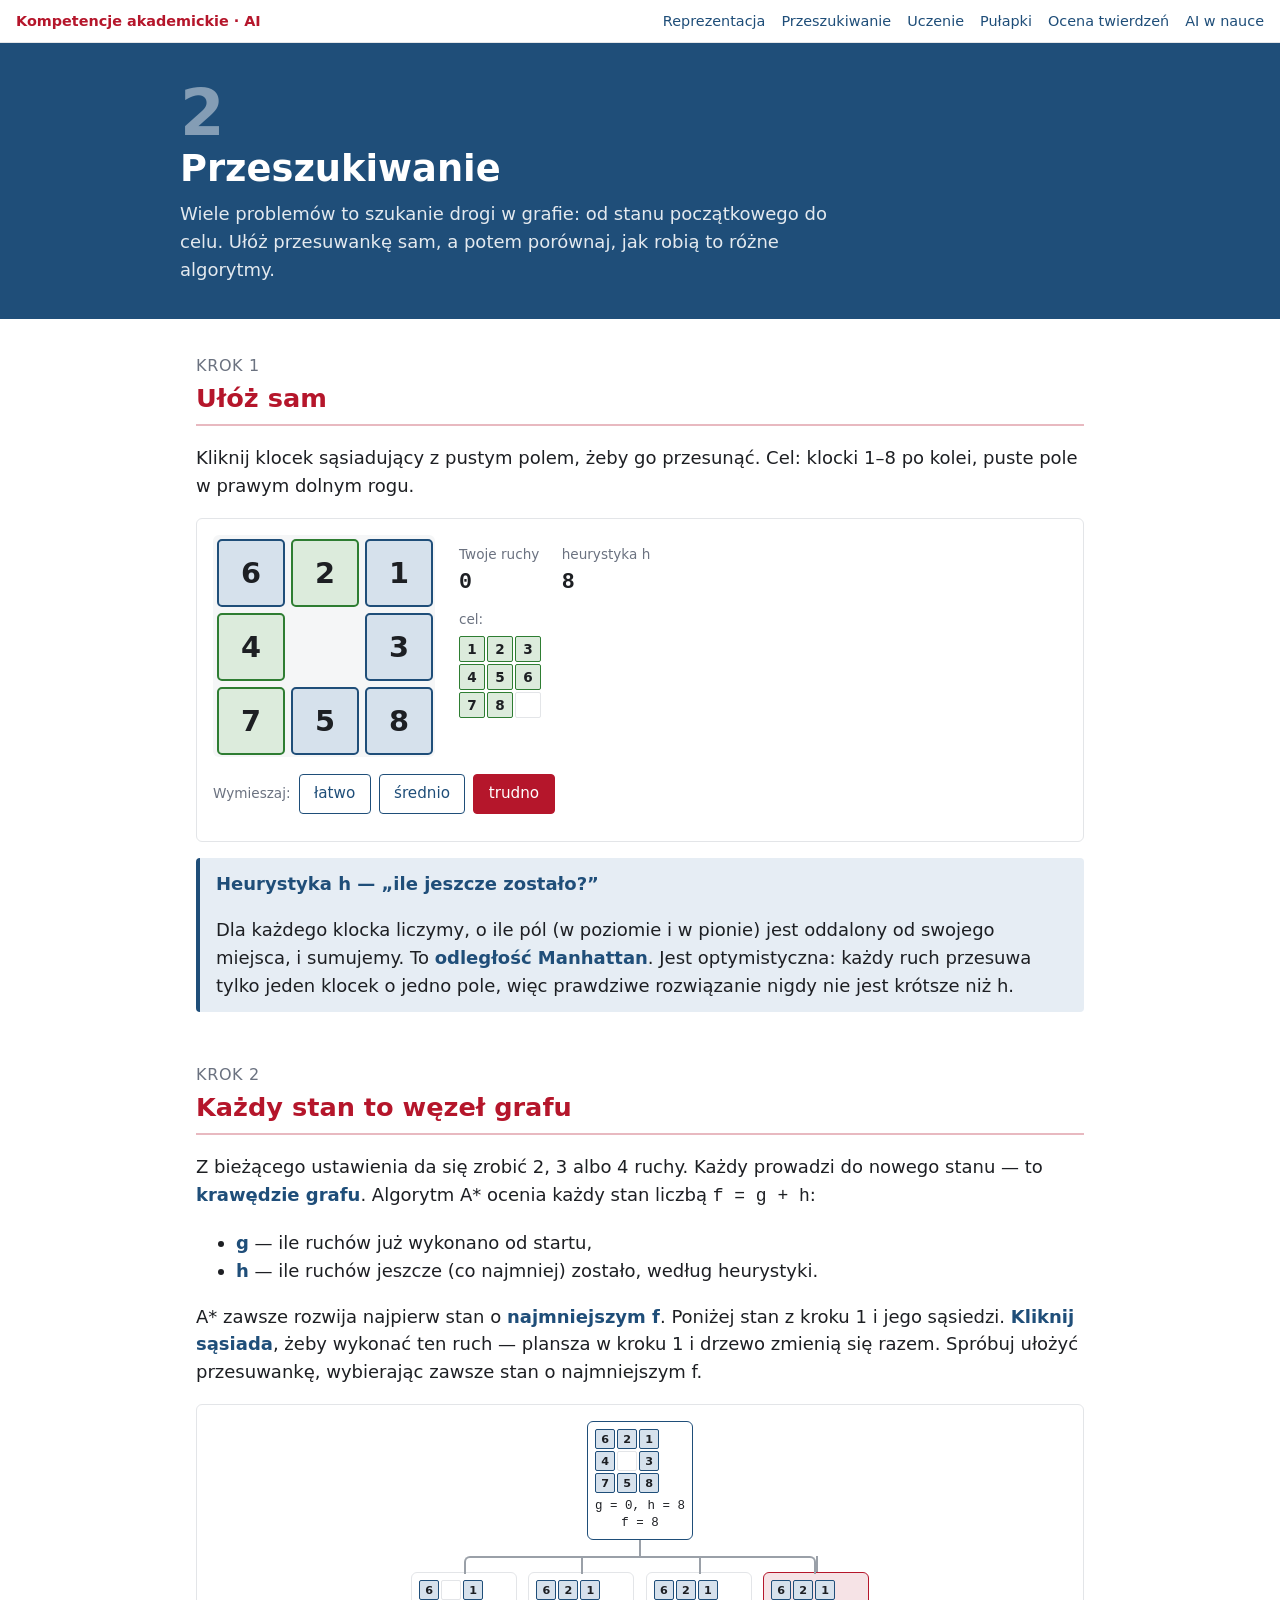
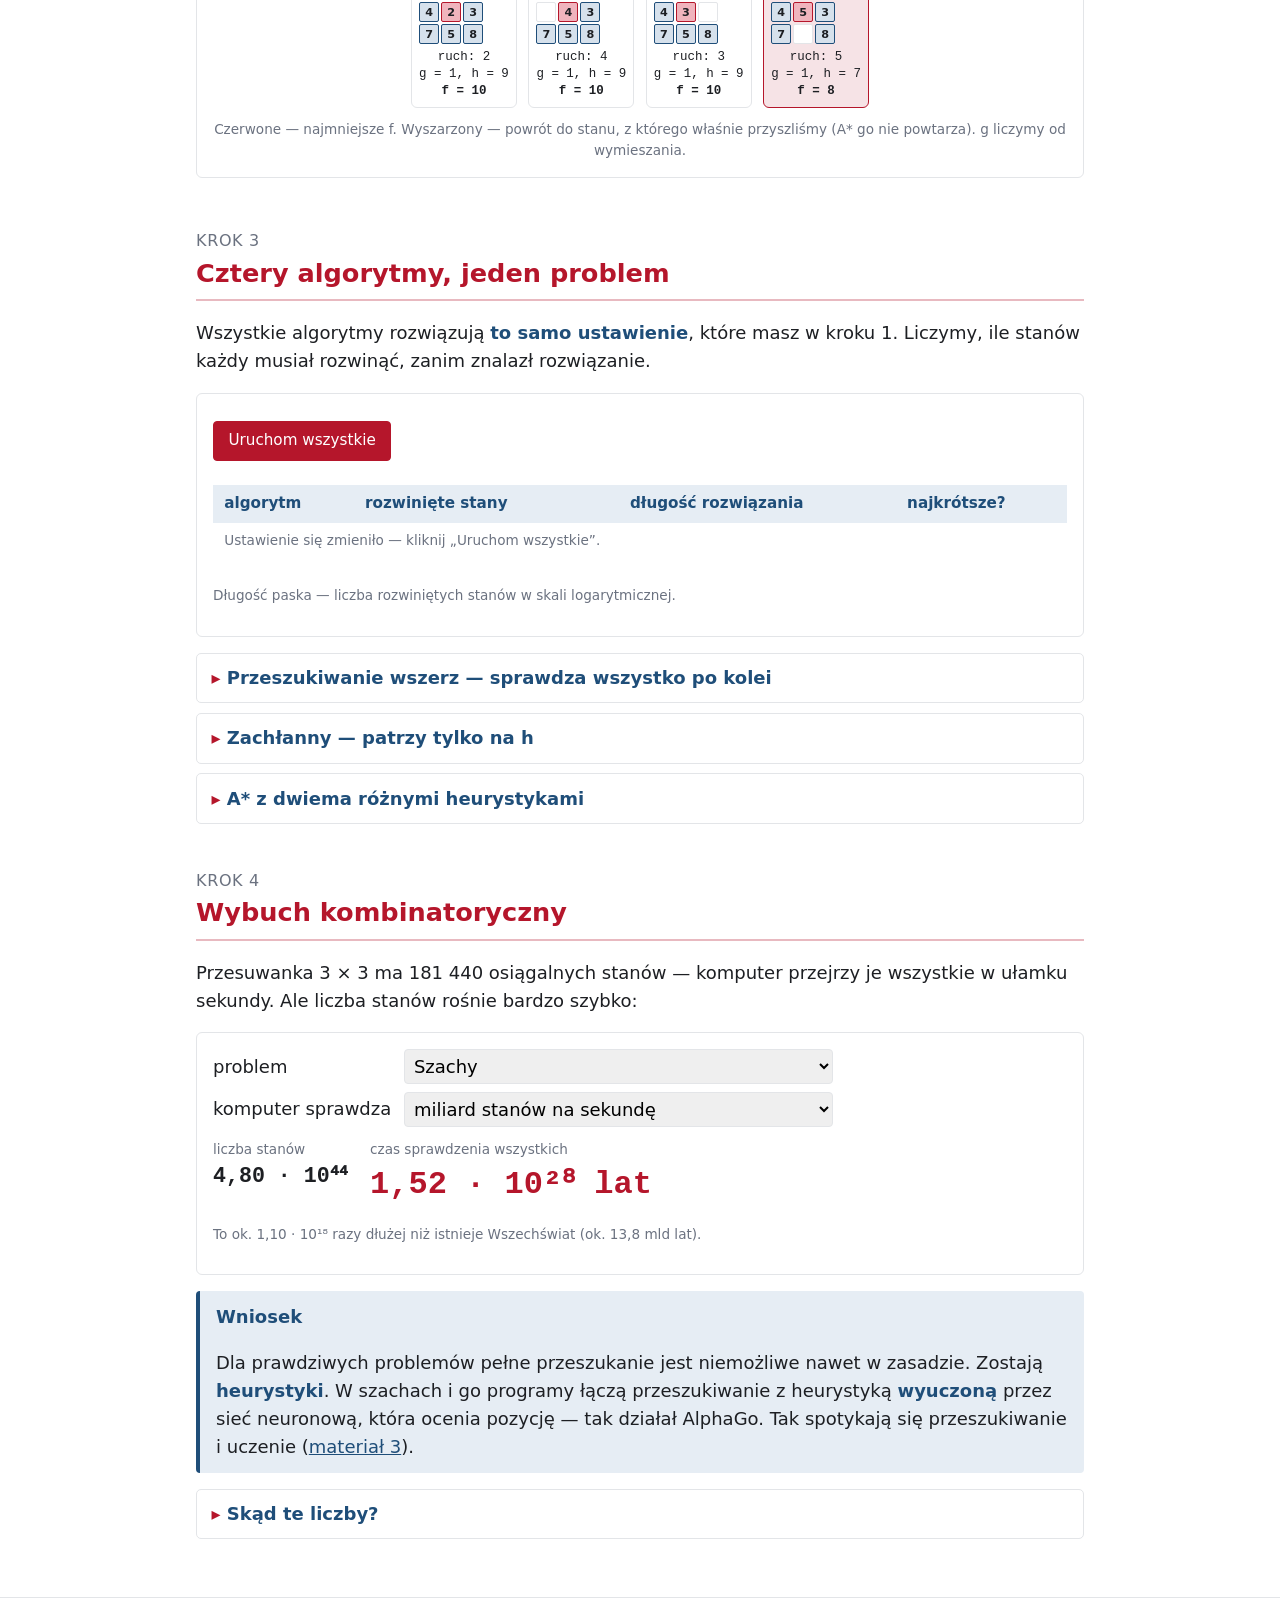
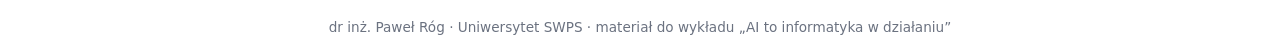
<file: przeszukiwanie.html>
<!doctype html>
<html lang="pl">
<head>
<meta charset="utf-8">
<meta name="viewport" content="width=device-width, initial-scale=1">
<title>Przeszukiwanie</title>
<meta name="description" content="Interaktywny materiał do wykładu: przesuwanka, graf stanów, heurystyka i algorytm A*.">
<link rel="stylesheet" href="style.css">
<style>
  .plansza { position: relative; width: 222px; height: 222px; background: var(--tlo2); border-radius: 6px; flex: none; }
  .klocek {
    position: absolute; width: 68px; height: 68px; border-radius: 5px; display: grid; place-items: center;
    font-size: 1.8rem; font-weight: 700; background: #d6e1ec; border: 2px solid var(--granat); color: var(--tekst);
    cursor: pointer; user-select: none; touch-action: manipulation;
  }
  .plansza.gotowa .klocek { transition: transform 0.16s ease; }
  .klocek.na-miejscu { background: #dcebdc; border-color: var(--zielony); }
  .klocek:focus-visible { outline: 3px solid #f0b4bd; outline-offset: 2px; }
  .gra { display: flex; gap: 1.5rem; flex-wrap: wrap; align-items: flex-start; }
  .cel-mini { display: grid; grid-template-columns: repeat(3, 26px); gap: 2px; }
  .cel-mini div, .mini div { display: grid; place-items: center; font-weight: 700; border-radius: 2px; }
  .cel-mini div { height: 26px; font-size: 0.85rem; background: #dcebdc; border: 1px solid var(--zielony); }
  .cel-mini div.pusty, .mini div.pusty { background: #fff; border: 1px solid var(--linia); }
  .drzewo-okno { overflow-x: auto; padding-bottom: 0.3rem; }
  .drzewo { display: flex; flex-direction: column; align-items: center; min-width: max-content; margin: 0 auto; }
  .drzewo .pien { width: 2px; height: 16px; background: #9aa0a8; }
  .dzieci { display: flex; justify-content: center; }
  .galaz { position: relative; padding: 16px 0.35rem 0; display: flex; justify-content: center; }
  .galaz::before, .galaz::after { content: ""; position: absolute; top: 0; width: 50%; height: 16px; border-top: 2px solid #9aa0a8; }
  .galaz::before { right: 50%; } .galaz::after { left: 50%; border-left: 2px solid #9aa0a8; }
  .galaz:first-child::before, .galaz:last-child::after { border-top: 0; }
  .galaz:last-child::before { border-right: 2px solid #9aa0a8; border-top-right-radius: 6px; }
  .galaz:first-child::after { border-top-left-radius: 6px; }
  .galaz:only-child::before { display: none; } .galaz:only-child::after { border-top: 0; border-radius: 0; }
  .wezel { border: 1.5px solid var(--linia); border-radius: 6px; padding: 0.45rem; text-align: center; background: #fff; font: inherit; color: inherit; }
  button.wezel { cursor: pointer; } button.wezel:hover { background: var(--granat-jasny); }
  .wezel.najlepszy { border-color: var(--akcent); background: var(--akcent-jasny); }
  .wezel.sciezka { border-color: var(--zielony); box-shadow: 0 0 0 2px var(--zielony); }
  .wezel.powrot { opacity: 0.45; }
  .wezel.korzen { border-color: var(--granat); }
  .wezel .etykieta { display: block; font-size: 0.68rem; font-weight: 700; margin-top: 0.15rem; }
  .mini { display: grid; grid-template-columns: repeat(3, 20px); gap: 2px; margin: 0 auto 0.3rem; }
  .mini div { height: 20px; font-size: 0.7rem; background: #d6e1ec; border: 1px solid var(--granat); }
  .mini div.ruszony { background: #f0b4bd; border-color: var(--akcent); }
  .wezel .fgh { font-family: var(--mono); font-size: 0.78rem; line-height: 1.35; }
  .sterowanie { display: flex; flex-wrap: wrap; gap: 0.4rem; align-items: center; margin: 0.6rem 0; }
  .sterowanie button { min-width: 2.6rem; }
  .sterowanie select { font: inherit; font-size: 0.9rem; padding: 0.35rem; border-radius: 4px; border: 1.5px solid var(--linia); }
  .klocek.ruszany { background: #f6e3e6; border-color: var(--akcent); }
  .opis-kroku { font-size: 1.05rem; min-height: 3.2em; margin: 0.3rem 0 0.5rem; }
  .legenda-h { display: flex; gap: 1rem; flex-wrap: wrap; font-size: 0.8rem; color: var(--szary); }
  .legenda-h span::before { content: ""; display: inline-block; width: 1.2em; height: 0; border-top: 3px solid var(--k); margin-right: 0.35em; vertical-align: 0.25em; }
  .legenda-h span.przer::before { border-top-style: dashed; }
  .pasek-wyn { height: 0.9rem; background: var(--granat); border-radius: 2px; min-width: 2px; }
  td.liczba { font-family: var(--mono); text-align: right; }
  .kalk select { font: inherit; padding: 0.3rem; border-radius: 4px; border: 1.5px solid var(--linia); max-width: 100%; }
  @media (max-width: 560px) {
    .mini { grid-template-columns: repeat(3, 15px); gap: 1px; }
    .mini div { height: 15px; font-size: 0.6rem; }
    .wezel { padding: 0.3rem; }
    .wezel .fgh { font-size: 0.62rem; }
    .galaz { padding-left: 0.15rem; padding-right: 0.15rem; }
  }
</style>
</head>
<body>

<nav class="nav">
  <a class="marka" href="index.html">Kompetencje akademickie · AI</a>
  <a href="reprezentacja.html">Reprezentacja</a>
  <a href="przeszukiwanie.html">Przeszukiwanie</a>
  <a href="uczenie.html">Uczenie</a>
  <a href="pulapki.html">Pułapki</a>
  <a href="ocena.html">Ocena twierdzeń</a>
  <a href="ai-w-nauce.html">AI w nauce</a>
</nav>

<header class="dzial">
  <div class="wnetrze">
    <div class="numer">2</div>
    <h1>Przeszukiwanie</h1>
    <p>Wiele problemów to szukanie drogi w grafie: od stanu początkowego do celu. Ułóż przesuwankę sam, a potem porównaj, jak robią to różne algorytmy.</p>
  </div>
</header>

<main>

<!-- ============================================================ -->
<section id="sam">
  <h2><span class="krok">Krok 1</span>Ułóż sam</h2>
  <p>Kliknij klocek sąsiadujący z pustym polem, żeby go przesunąć. Cel: klocki 1–8 po kolei, puste pole w prawym dolnym rogu.</p>

  <div class="panel">
    <div class="gra">
      <div class="plansza" id="plansza" aria-label="Przesuwanka 3 na 3"></div>
      <div>
        <div class="liczniki">
          <div class="licznik">Twoje ruchy<b id="ruchy">0</b></div>
          <div class="licznik">heurystyka h<b id="hTeraz">–</b></div>
        </div>
        <p class="maly" style="margin:0.2rem 0 0.4rem">cel:</p>
        <div class="cel-mini" id="celMini"></div>
        <div id="kom1" class="komunikat"></div>
      </div>
    </div>
    <div class="przyciski">
      <span class="maly" style="align-self:center">Wymieszaj:</span>
      <button data-mix="8">łatwo</button>
      <button data-mix="20">średnio</button>
      <button class="glowny" data-mix="60">trudno</button>
    </div>
  </div>

  <div class="ramka">
    <span class="tytul">Heurystyka h — „ile jeszcze zostało?”</span>
    <p>Dla każdego klocka liczymy, o ile pól (w poziomie i w pionie) jest oddalony od swojego miejsca, i sumujemy. To <strong>odległość Manhattan</strong>. Jest optymistyczna: każdy ruch przesuwa tylko jeden klocek o jedno pole, więc prawdziwe rozwiązanie nigdy nie jest krótsze niż h.</p>
  </div>
</section>

<!-- ============================================================ -->
<section id="graf">
  <h2><span class="krok">Krok 2</span>Każdy stan to węzeł grafu</h2>
  <p>Z bieżącego ustawienia da się zrobić 2, 3 albo 4 ruchy. Każdy prowadzi do nowego stanu — to <strong>krawędzie grafu</strong>. Algorytm A* ocenia każdy stan liczbą <span style="font-family:var(--mono)">f = g + h</span>:</p>
  <ul>
    <li><strong>g</strong> — ile ruchów już wykonano od startu,</li>
    <li><strong>h</strong> — ile ruchów jeszcze (co najmniej) zostało, według heurystyki.</li>
  </ul>
  <p>A* zawsze rozwija najpierw stan o <strong>najmniejszym f</strong>. Poniżej stan z kroku 1 i jego sąsiedzi. <strong>Kliknij sąsiada</strong>, żeby wykonać ten ruch — plansza w kroku 1 i drzewo zmienią się razem. Spróbuj ułożyć przesuwankę, wybierając zawsze stan o najmniejszym f.</p>
  <div class="panel"><div class="drzewo-okno"><div class="drzewo" id="drzewo"></div></div><p class="maly" id="drzewoOpis" style="text-align:center;margin:0.4rem 0 0"></p></div>
</section>

<!-- ============================================================ -->
<section id="algorytmy">
  <h2><span class="krok">Krok 3</span>Cztery algorytmy, jeden problem</h2>
  <p>Wszystkie algorytmy rozwiązują <strong>to samo ustawienie</strong>, które masz w kroku 1. Liczymy, ile stanów każdy musiał rozwinąć, zanim znalazł rozwiązanie.</p>

  <div class="panel">
    <div class="przyciski">
      <button class="glowny" id="uruchom">Uruchom wszystkie</button>
    </div>
    <div class="tabela-zawijana">
      <table>
        <thead><tr><th>algorytm</th><th>rozwinięte stany</th><th></th><th>długość rozwiązania</th><th>najkrótsze?</th></tr></thead>
        <tbody id="wyniki"><tr><td colspan="5" class="maly">Kliknij „Uruchom wszystkie”.</td></tr></tbody>
      </table>
    </div>
    <p class="maly">Długość paska — liczba rozwiniętych stanów w skali logarytmicznej.</p>

    <div id="odtwarzacz" hidden>
      <h3>Rozwiązanie A* krok po kroku</h3>
      <div class="gra">
        <div class="plansza" id="plansza2" aria-label="Plansza z rozwiązaniem A*"></div>
        <div style="flex:1;min-width:240px">
          <div class="opis-kroku" id="opisKroku" aria-live="polite"></div>
          <div class="liczniki" style="margin:0">
            <div class="licznik">g — ruchy wykonane<b id="gK">0</b></div>
            <div class="licznik">h — Manhattan<b id="hK">0</b></div>
            <div class="licznik">zostało naprawdę<b id="rK">0</b></div>
          </div>
        </div>
      </div>
      <div class="sterowanie">
        <button id="pPocz" aria-label="Na początek">⏮</button>
        <button id="pWst" aria-label="Krok wstecz">◀ krok</button>
        <button class="glowny" id="pGraj">▶ Odtwórz</button>
        <button id="pDal" aria-label="Krok naprzód">krok ▶</button>
        <select id="pTempo" aria-label="Tempo odtwarzania">
          <option value="1000">wolno</option>
          <option value="550" selected>średnio</option>
          <option value="220">szybko</option>
        </select>
      </div>
      <div class="suwak"><label for="pSuwak">krok</label><input id="pSuwak" type="range" min="0" max="1" step="1" value="0"><output id="pSuwakO">0</output></div>
      <h3 style="font-size:1rem">Co A* widzi w tym kroku</h3>
      <div class="drzewo-okno"><div class="drzewo" id="drzewo2"></div></div>
      <p class="maly" id="drzewo2Opis" style="text-align:center;margin:0.4rem 0 1rem"></p>
      <canvas id="wykresH" width="860" height="190" aria-label="Heurystyka h i prawdziwa liczba pozostałych ruchów wzdłuż rozwiązania"></canvas>
      <div class="legenda-h"><span style="--k:#b5162b">h — heurystyka Manhattan</span><span class="przer" style="--k:#1f4e79">ile ruchów zostało naprawdę</span></div>
      <p class="maly" id="wniosekH"></p>
    </div>
  </div>

  <details>
    <summary>Przeszukiwanie wszerz — sprawdza wszystko po kolei</summary>
    <div class="odp"><p>Najpierw wszystkie stany o 1 ruch od startu, potem o 2 ruchy, potem o 3… Zawsze znajdzie najkrótsze rozwiązanie, ale nie ma żadnej podpowiedzi, gdzie szukać. Przy trudnym ustawieniu przegląda dziesiątki tysięcy stanów.</p></div>
  </details>
  <details>
    <summary>Zachłanny — patrzy tylko na h</summary>
    <div class="odp"><p>Zawsze idzie do stanu, który <em>wydaje się</em> najbliżej celu, i nie liczy, ile już przeszedł. Bywa bardzo szybki, ale jego rozwiązania często są dłuższe niż trzeba — sprawdź kolumnę „najkrótsze?”.</p></div>
  </details>
  <details>
    <summary>A* z dwiema różnymi heurystykami</summary>
    <div class="odp">
      <p><strong>„Klocki nie na miejscu”</strong> liczy tylko, ile klocków stoi źle. <strong>„Manhattan”</strong> liczy też, jak daleko. Obie są optymistyczne, więc A* z każdą z nich znajduje najkrótsze rozwiązanie — ale Manhattan jest „mądrzejsza” (bliższa prawdzie), więc A* rozwija dużo mniej stanów.</p>
      <p>To główna lekcja: <strong>dobra heurystyka to wiedza o problemie</strong>, która oszczędza obliczeń.</p>
    </div>
  </details>
</section>

<!-- ============================================================ -->
<section id="wybuch">
  <h2><span class="krok">Krok 4</span>Wybuch kombinatoryczny</h2>
  <p>Przesuwanka 3 × 3 ma 181 440 osiągalnych stanów — komputer przejrzy je wszystkie w ułamku sekundy. Ale liczba stanów rośnie bardzo szybko:</p>

  <div class="panel">
    <div class="kalk" style="display:grid;grid-template-columns:auto minmax(0,1fr);gap:0.5rem 0.8rem;align-items:center;max-width:620px">
      <label for="problem">problem</label>
      <select id="problem"></select>
      <label for="szybkosc">komputer sprawdza</label>
      <select id="szybkosc">
        <option value="1e6">milion stanów na sekundę</option>
        <option value="1e9" selected>miliard stanów na sekundę</option>
        <option value="1e15">biliard stanów na sekundę (superkomputer)</option>
      </select>
    </div>
    <div class="liczniki" style="margin-top:0.8rem">
      <div class="licznik">liczba stanów<b id="lStanow">–</b></div>
      <div class="licznik duzy">czas sprawdzenia wszystkich<b id="czasW">–</b></div>
    </div>
    <p class="maly" id="porownanie"></p>
  </div>

  <div class="ramka">
    <span class="tytul">Wniosek</span>
    <p>Dla prawdziwych problemów pełne przeszukanie jest niemożliwe nawet w zasadzie. Zostają <strong>heurystyki</strong>. W szachach i go programy łączą przeszukiwanie z heurystyką <strong>wyuczoną</strong> przez sieć neuronową, która ocenia pozycję — tak działał AlphaGo. Tak spotykają się przeszukiwanie i uczenie (<a href="uczenie.html">materiał 3</a>).</p>
  </div>
  <details>
    <summary>Skąd te liczby?</summary>
    <div class="odp maly">
      <p>Przesuwanka 3 × 3: 9!/2 = 181 440 (osiągalna jest tylko połowa ustawień). Przesuwanka 4 × 4: 16!/2 ≈ 1,05 · 10¹³. Kółko i krzyżyk: 5478 legalnych pozycji. Szachy: oszacowanie J. Trompa ≈ 4,8 · 10⁴⁴ legalnych pozycji. Go 19 × 19: J. Tromp i G. Farnebäck policzyli ≈ 2,08 · 10¹⁷⁰ legalnych pozycji.</p>
    </div>
  </details>
</section>

</main>

<footer>dr inż. Paweł Róg · Uniwersytet SWPS · materiał do wykładu „AI to informatyka w działaniu”</footer>

<script>
"use strict";
const CEL = [1, 2, 3, 4, 5, 6, 7, 8, 0];
const RUCHY = [[1, 3], [0, 2, 4], [1, 5], [0, 4, 6], [1, 3, 5, 7], [2, 4, 8], [3, 7], [4, 6, 8], [5, 7]];
const klucz = s => s.join("");
const sasiedzi = s => { const p = s.indexOf(0); return RUCHY[p].map(q => { const t = s.slice(); t[p] = t[q]; t[q] = 0; return t; }); };
function manhattan(s) { let h = 0; s.forEach((v, i) => { if (v) { const c = v - 1; h += Math.abs(Math.floor(i / 3) - Math.floor(c / 3)) + Math.abs(i % 3 - c % 3); } }); return h; }
const nieNaMiejscu = s => s.reduce((a, v, i) => a + (v && v !== CEL[i] ? 1 : 0), 0);
const jestCel = s => klucz(s) === klucz(CEL);

// ---------- kopiec binarny ----------
class Kopiec {
  constructor() { this.a = []; }
  get size() { return this.a.length; }
  push(x) { const a = this.a; a.push(x); let i = a.length - 1; while (i) { const p = (i - 1) >> 1; if (a[p][0] < a[i][0] || (a[p][0] === a[i][0] && a[p][1] <= a[i][1])) break; [a[p], a[i]] = [a[i], a[p]]; i = p; } }
  pop() {
    const a = this.a, top = a[0], last = a.pop();
    if (a.length) { a[0] = last; let i = 0; for (;;) { const l = 2 * i + 1, r = l + 1; let m = i;
      const mniej = (x, y) => a[x][0] < a[y][0] || (a[x][0] === a[y][0] && a[x][1] < a[y][1]);
      if (l < a.length && mniej(l, m)) m = l; if (r < a.length && mniej(r, m)) m = r; if (m === i) break; [a[m], a[i]] = [a[i], a[m]]; i = m; } }
    return top;
  }
}

// ---------- wyszukiwanie ----------
function odtworzSciezke(rodzic, k) { const p = []; while (k) { p.push(k); k = rodzic.get(k); } return p.reverse(); }
function wszerz(start) {
  const s0 = klucz(start), rodzic = new Map([[s0, null]]), kolejka = [start]; let glowa = 0, rozw = 0;
  while (glowa < kolejka.length) {
    const s = kolejka[glowa++]; const k = klucz(s);
    if (jestCel(s)) return { sciezka: odtworzSciezke(rodzic, k), rozw };
    rozw++;
    for (const t of sasiedzi(s)) { const kt = klucz(t); if (!rodzic.has(kt)) { rodzic.set(kt, k); kolejka.push(t); } }
  }
}
function najpierwNajlepszy(start, h, waga) {   // waga = 1: A*, waga = 0: zachłanny
  const s0 = klucz(start), g = new Map([[s0, 0]]), rodzic = new Map([[s0, null]]), zamk = new Set(), kop = new Kopiec();
  let licz = 0, rozw = 0; kop.push([h(start), licz++, start]);
  while (kop.size) {
    const [, , s] = kop.pop(), k = klucz(s);
    if (zamk.has(k)) continue;
    if (jestCel(s)) return { sciezka: odtworzSciezke(rodzic, k), rozw };
    zamk.add(k); rozw++;
    for (const t of sasiedzi(s)) {
      const kt = klucz(t), ng = g.get(k) + 1;
      if (zamk.has(kt) || (g.has(kt) && g.get(kt) <= ng)) continue;
      g.set(kt, ng); rodzic.set(kt, k); kop.push([waga * ng + h(t), licz++, t]);
    }
  }
}

// ================= KROK 1: plansza =================
let stan = CEL.slice(), ruchy = 0;
const plansza = document.getElementById("plansza"), klocki = {};
const POZ = i => `translate(${(i % 3) * 74 + 4}px, ${Math.floor(i / 3) * 74 + 4}px)`;
for (let v = 1; v <= 8; v++) {
  const d = document.createElement("div"); d.className = "klocek"; d.textContent = v; d.tabIndex = 0;
  d.setAttribute("role", "button"); d.setAttribute("aria-label", "klocek " + v);
  d.onclick = () => przesun(v);
  d.onkeydown = e => { if (e.key === "Enter" || e.key === " ") { e.preventDefault(); przesun(v); } };
  plansza.appendChild(d); klocki[v] = d;
}
document.getElementById("celMini").innerHTML = CEL.map(v => `<div class="${v ? "" : "pusty"}">${v || ""}</div>`).join("");
function rysuj() {
  stan.forEach((v, i) => { if (v) { klocki[v].style.transform = POZ(i); klocki[v].classList.toggle("na-miejscu", CEL[i] === v); } });
  document.getElementById("ruchy").textContent = ruchy;
  document.getElementById("hTeraz").textContent = manhattan(stan);
  const k = document.getElementById("kom1");
  if (jestCel(stan) && ruchy > 0) { k.textContent = `Ułożone w ${ruchy} ruchach!`; k.className = "komunikat ok"; }
  else { k.textContent = ""; k.className = "komunikat"; }
  rysujDrzewo();
}
function przesun(v) {
  const i = stan.indexOf(v), p = stan.indexOf(0);
  if (!RUCHY[p].includes(i)) return;
  poprzedni = stan.slice(); stan[p] = v; stan[i] = 0; ruchy++; wynikiNieaktualne(); rysuj();
}
function wymieszaj(n) {
  let s = CEL.slice(), poprz = -1;
  for (let t = 0; t < n; t++) {
    const p = s.indexOf(0), opcje = RUCHY[p].filter(q => q !== poprz), q = opcje[Math.floor(Math.random() * opcje.length)];
    s[p] = s[q]; s[q] = 0; poprz = p;
  }
  if (jestCel(s)) return wymieszaj(n);
  stan = s; ruchy = 0; poprzedni = null; wynikiNieaktualne(); rysuj();
}
document.querySelectorAll("[data-mix]").forEach(b => b.onclick = () => wymieszaj(+b.dataset.mix));

// ================= KROK 2: drzewo =================
function mini(s, ruszony) { return `<div class="mini">${s.map(v => `<div class="${v ? (v === ruszony ? "ruszony" : "") : "pusty"}">${v || ""}</div>`).join("")}</div>`; }
// el — kontener, s — stan, g — liczba ruchów od startu, opcje: poprz (stan, z którego przyszliśmy),
// nast (następny stan na ścieżce rozwiązania), klik (funkcja wywoływana z numerem przesuwanego klocka)
function drzewo(el, s, g, { poprz = null, nast = null, klik = null } = {}) {
  const kp = poprz && klucz(poprz), kn = nast && klucz(nast);
  const dz = sasiedzi(s).map(t => ({ t, h: manhattan(t), ruszony: s[t.indexOf(0)], powrot: klucz(t) === kp, nast: klucz(t) === kn }));
  const kandydaci = dz.filter(d => !d.powrot), minF = Math.min(...kandydaci.map(d => g + 1 + d.h));
  const tag = klik ? "button" : "div";
  el.innerHTML = `<div class="wezel korzen">${mini(s)}<div class="fgh">g = ${g}, h = ${manhattan(s)}<br>f = ${g + manhattan(s)}</div></div>
    <div class="pien"></div>
    <div class="dzieci">${dz.map(d => {
      const f = g + 1 + d.h, kl = ["wezel", !d.powrot && f === minF ? "najlepszy" : "", d.nast ? "sciezka" : "", d.powrot ? "powrot" : ""].join(" ");
      const et = d.powrot ? "powrót" : d.nast ? `<span style="color:var(--zielony)">ruch A*</span>` : "";
      return `<div class="galaz"><${tag} class="${kl}" ${klik ? `data-v="${d.ruszony}" aria-label="przesuń klocek ${d.ruszony}, f = ${f}"` : ""}>${mini(d.t, d.ruszony)}<div class="fgh">ruch: ${d.ruszony}<br>g = ${g + 1}, h = ${d.h}<br><b>f = ${f}</b></div>${et ? `<span class="etykieta">${et}</span>` : ""}</${tag}></div>`;
    }).join("")}</div>`;
  if (klik) el.querySelectorAll("button.wezel").forEach(b => b.onclick = () => klik(+b.dataset.v));
  return { dz, minF };
}
let poprzedni = null;
function rysujDrzewo() {
  drzewo(document.getElementById("drzewo"), stan, ruchy, { poprz: poprzedni, klik: przesun });
  document.getElementById("drzewoOpis").innerHTML = jestCel(stan)
    ? (ruchy ? `Ułożone w ${ruchy} ruchach. ` : "") + "Wymieszaj planszę w kroku 1, żeby zacząć od nowa."
    : "Czerwone — najmniejsze f. Wyszarzony — powrót do stanu, z którego właśnie przyszliśmy (A* go nie powtarza). g liczymy od wymieszania.";
}

// ================= KROK 3: algorytmy =================
function wynikiNieaktualne() {
  if (typeof stopP === "function") stopP();
  document.getElementById("odtwarzacz").hidden = true;
  document.getElementById("wyniki").innerHTML = '<tr><td colspan="5" class="maly">Ustawienie się zmieniło — kliknij „Uruchom wszystkie”.</td></tr>';
}
document.getElementById("uruchom").onclick = () => {
  const start = stan.slice();
  const wyn = [
    ["Przeszukiwanie wszerz (bez heurystyki)", wszerz(start)],
    ["Zachłanny (tylko h = Manhattan)", najpierwNajlepszy(start, manhattan, 0)],
    ["A*, h = klocki nie na miejscu", najpierwNajlepszy(start, nieNaMiejscu, 1)],
    ["A*, h = Manhattan", najpierwNajlepszy(start, manhattan, 1)],
  ];
  const opt = wyn[0][1].sciezka.length - 1, maxR = Math.max(...wyn.map(w => w[1].rozw), 1);
  document.getElementById("wyniki").innerHTML = wyn.map(([n, w]) => {
    const dl = w.sciezka.length - 1, szer = w.rozw ? Math.max(2, Math.log10(w.rozw + 1) / Math.log10(maxR + 1) * 100) : 2;
    return `<tr><td>${n}</td><td class="liczba">${w.rozw.toLocaleString("pl-PL")}</td><td style="min-width:7rem"><div class="pasek-wyn" style="width:${szer}%"></div></td><td class="liczba">${dl}</td><td>${dl === opt ? '<span style="color:var(--zielony);font-weight:700">tak</span>' : `<span style="color:var(--czerwony);font-weight:700">nie (+${dl - opt})</span>`}</td></tr>`;
  }).join("");
  pokazOdtwarzacz(wyn[3][1].sciezka.map(k => [...k].map(Number)));
};

// ---------- odtwarzacz rozwiązania A* ----------
const plansza2 = document.getElementById("plansza2"), klocki2 = {};
for (let v = 1; v <= 8; v++) { const d = document.createElement("div"); d.className = "klocek"; d.textContent = v; d.style.cursor = "default"; plansza2.appendChild(d); klocki2[v] = d; }
let sciezka = [], krokP = 0, zegar = null;
const pW = (() => { const c = document.getElementById("wykresH"), W = c.width, H = c.height, r = window.devicePixelRatio || 1; c.width = W * r; c.height = H * r; const ctx = c.getContext("2d"); ctx.scale(r, r); return { c, ctx, W, H }; })();
const KIER = { "-3": "w górę", "3": "w dół", "-1": "w lewo", "1": "w prawo" };
function pokazOdtwarzacz(s) {
  stopP(); sciezka = s; krokP = 0;
  const n = s.length - 1, suw = document.getElementById("pSuwak");
  suw.max = n; document.getElementById("odtwarzacz").hidden = n < 1;
  const hs = s.map(manhattan); let wzrosty = 0;
  for (let t = 1; t <= n; t++) if (hs[t] > hs[t - 1]) wzrosty++;
  document.getElementById("wniosekH").textContent = wzrosty
    ? `W ${wzrosty} z ${n} kroków h rośnie: najkrótsza droga czasem chwilowo „oddala się” od celu. Algorytm zachłanny, który patrzy tylko na h, zawsze wybiera ruch najlepiej wyglądający w tej chwili — dlatego błądzi, a jego rozwiązania są dłuższe. Czerwona linia nigdy nie jest nad niebieską: heurystyka Manhattan nigdy nie przeszacowuje.`
    : `Tym razem h maleje w każdym kroku. Wymieszaj mocniej, a zobaczysz kroki, w których h rośnie. Czerwona linia nigdy nie jest nad niebieską: heurystyka Manhattan nigdy nie przeszacowuje.`;
  rysujP();
  requestAnimationFrame(() => requestAnimationFrame(() => plansza2.classList.add("gotowa")));
}
function rysujP() {
  const s = sciezka[krokP], n = sciezka.length - 1;
  let ruszany = 0, opis;
  if (krokP === 0) opis = `<strong>Start.</strong> A* znalazł rozwiązanie w ${n} ruchach.`;
  else {
    const prev = sciezka[krokP - 1], p = prev.indexOf(0), i = s.indexOf(0); ruszany = prev[i];
    opis = `<strong>Krok ${krokP} z ${n}:</strong> klocek ${ruszany} ${KIER[p - i]}.` + (krokP === n ? " <strong>Cel osiągnięty.</strong>" : "");
  }
  s.forEach((v, i) => { if (v) { klocki2[v].style.transform = POZ(i); klocki2[v].classList.toggle("na-miejscu", CEL[i] === v); klocki2[v].classList.toggle("ruszany", v === ruszany); } });
  document.getElementById("opisKroku").innerHTML = opis;
  document.getElementById("gK").textContent = krokP;
  document.getElementById("hK").textContent = manhattan(s);
  document.getElementById("rK").textContent = n - krokP;
  const d2 = document.getElementById("drzewo2"), o2 = document.getElementById("drzewo2Opis");
  if (krokP < n) {
    const { dz, minF } = drzewo(d2, s, krokP, { poprz: krokP ? sciezka[krokP - 1] : null, nast: sciezka[krokP + 1] });
    const wyb = dz.find(d => d.nast), fw = krokP + 1 + wyb.h;
    o2.innerHTML = fw === minF
      ? "Zielona obwódka — ruch, który znalazł się w rozwiązaniu. Tu ma też najmniejsze f."
      : `Zielona obwódka — ruch z rozwiązania (f = ${fw}). Stan w czerwieni ma mniejsze f (${minF}), więc A* sprawdził go wcześniej — ale ta droga okazała się dłuższa.`;
  } else { d2.innerHTML = ""; o2.textContent = "Cel osiągnięty — nie ma już czego rozwijać."; }
  document.getElementById("pSuwak").value = krokP;
  document.getElementById("pSuwakO").textContent = krokP;
  document.getElementById("pWst").disabled = document.getElementById("pPocz").disabled = krokP === 0;
  document.getElementById("pDal").disabled = krokP === n;
  wykresP();
}
function wykresP() {
  const { ctx, W, H } = pW, n = sciezka.length - 1, hs = sciezka.map(manhattan), top = Math.max(n, ...hs);
  const x0 = 34, x1 = W - 10, y0 = H - 24, y1 = 10, sx = t => x0 + t / Math.max(1, n) * (x1 - x0), sy = v => y0 - v / top * (y0 - y1);
  ctx.clearRect(0, 0, W, H); ctx.font = "11px system-ui, sans-serif"; ctx.fillStyle = "#6b7280"; ctx.strokeStyle = "#e3e5e8"; ctx.lineWidth = 1;
  const krokY = top > 20 ? 10 : 5;
  for (let v = 0; v <= top; v += krokY) { ctx.beginPath(); ctx.moveTo(x0, sy(v)); ctx.lineTo(x1, sy(v)); ctx.stroke(); ctx.fillText(v, 6, sy(v) + 4); }
  ctx.fillText("krok 0", x0, H - 6); ctx.fillText("krok " + n, x1 - 44, H - 6);
  // bieżący krok
  ctx.fillStyle = "rgba(181,22,43,0.08)"; ctx.fillRect(sx(krokP) - 6, y1, 12, y0 - y1);
  // prawdziwa reszta
  ctx.setLineDash([6, 5]); ctx.strokeStyle = "#1f4e79"; ctx.lineWidth = 2; ctx.beginPath(); ctx.moveTo(sx(0), sy(n)); ctx.lineTo(sx(n), sy(0)); ctx.stroke(); ctx.setLineDash([]);
  // h
  ctx.strokeStyle = "#b5162b"; ctx.lineWidth = 2.4; ctx.beginPath();
  hs.forEach((v, t) => t ? ctx.lineTo(sx(t), sy(v)) : ctx.moveTo(sx(t), sy(v))); ctx.stroke();
  hs.forEach((v, t) => { ctx.beginPath(); ctx.arc(sx(t), sy(v), t === krokP ? 6 : 2.6, 0, 2 * Math.PI); ctx.fillStyle = t === krokP ? "#fff" : "#b5162b"; ctx.fill(); if (t === krokP) { ctx.lineWidth = 3; ctx.stroke(); } });
}
function stopP() { if (zegar) { clearInterval(zegar); zegar = null; } document.getElementById("pGraj").textContent = "▶ Odtwórz"; }
function idz(t) { krokP = Math.max(0, Math.min(sciezka.length - 1, t)); rysujP(); }
document.getElementById("pPocz").onclick = () => { stopP(); idz(0); };
document.getElementById("pWst").onclick = () => { stopP(); idz(krokP - 1); };
document.getElementById("pDal").onclick = () => { stopP(); idz(krokP + 1); };
document.getElementById("pSuwak").oninput = e => { stopP(); idz(+e.target.value); };
function graj() {
  if (krokP >= sciezka.length - 1) idz(0);
  document.getElementById("pGraj").textContent = "⏸ Pauza";
  zegar = setInterval(() => { if (krokP >= sciezka.length - 1) return stopP(); idz(krokP + 1); }, +document.getElementById("pTempo").value);
}
document.getElementById("pGraj").onclick = () => { if (zegar) stopP(); else graj(); };
document.getElementById("pTempo").onchange = () => { if (zegar) { stopP(); graj(); } };

// ================= KROK 4: wybuch =================
const PROBLEMY = [
  ["Kółko i krzyżyk", 5478],
  ["Przesuwanka 3 × 3", 181440],
  ["Przesuwanka 4 × 4", 1.046139494e13],
  ["Szachy", 4.8e44],
  ["Go 19 × 19", 2.08e170],
];
const pSel = document.getElementById("problem");
PROBLEMY.forEach(([n], k) => pSel.add(new Option(n, k)));
pSel.value = 3;
const sup = e => String(e).split("").map(c => "⁰¹²³⁴⁵⁶⁷⁸⁹"[c] ?? "⁻").join("");
function potega(v) { if (v < 1e6) return Math.round(v).toLocaleString("pl-PL"); const e = Math.floor(Math.log10(v)); return `${(v / 10 ** e).toFixed(2).replace(".", ",")} · 10${sup(e)}`; }
function czas(s) {
  const ROK = 3.156e7;
  if (s < 1e-3) return "poniżej milisekundy";
  if (s < 60) return s.toFixed(s < 10 ? 2 : 0).replace(".", ",") + " s";
  if (s < 3600) return (s / 60).toFixed(0) + " min";
  if (s < 86400) return (s / 3600).toFixed(1).replace(".", ",") + " godz.";
  if (s < ROK) return (s / 86400).toFixed(0) + " dni";
  const lata = s / ROK; return lata < 1e6 ? Math.round(lata).toLocaleString("pl-PL") + " lat" : potega(lata) + " lat";
}
function krok4() {
  const [, n] = PROBLEMY[+pSel.value], v = +document.getElementById("szybkosc").value, s = n / v;
  document.getElementById("lStanow").textContent = potega(n);
  document.getElementById("czasW").textContent = czas(s);
  const wiek = 1.38e10 * 3.156e7;
  document.getElementById("porownanie").textContent = s > wiek
    ? `To ok. ${potega(s / wiek)} razy dłużej niż istnieje Wszechświat (ok. 13,8 mld lat).`
    : "";
}
pSel.onchange = krok4; document.getElementById("szybkosc").onchange = krok4;
krok4();

wymieszaj(20);
requestAnimationFrame(() => requestAnimationFrame(() => plansza.classList.add("gotowa")));
</script>
</body>
</html>
</file>
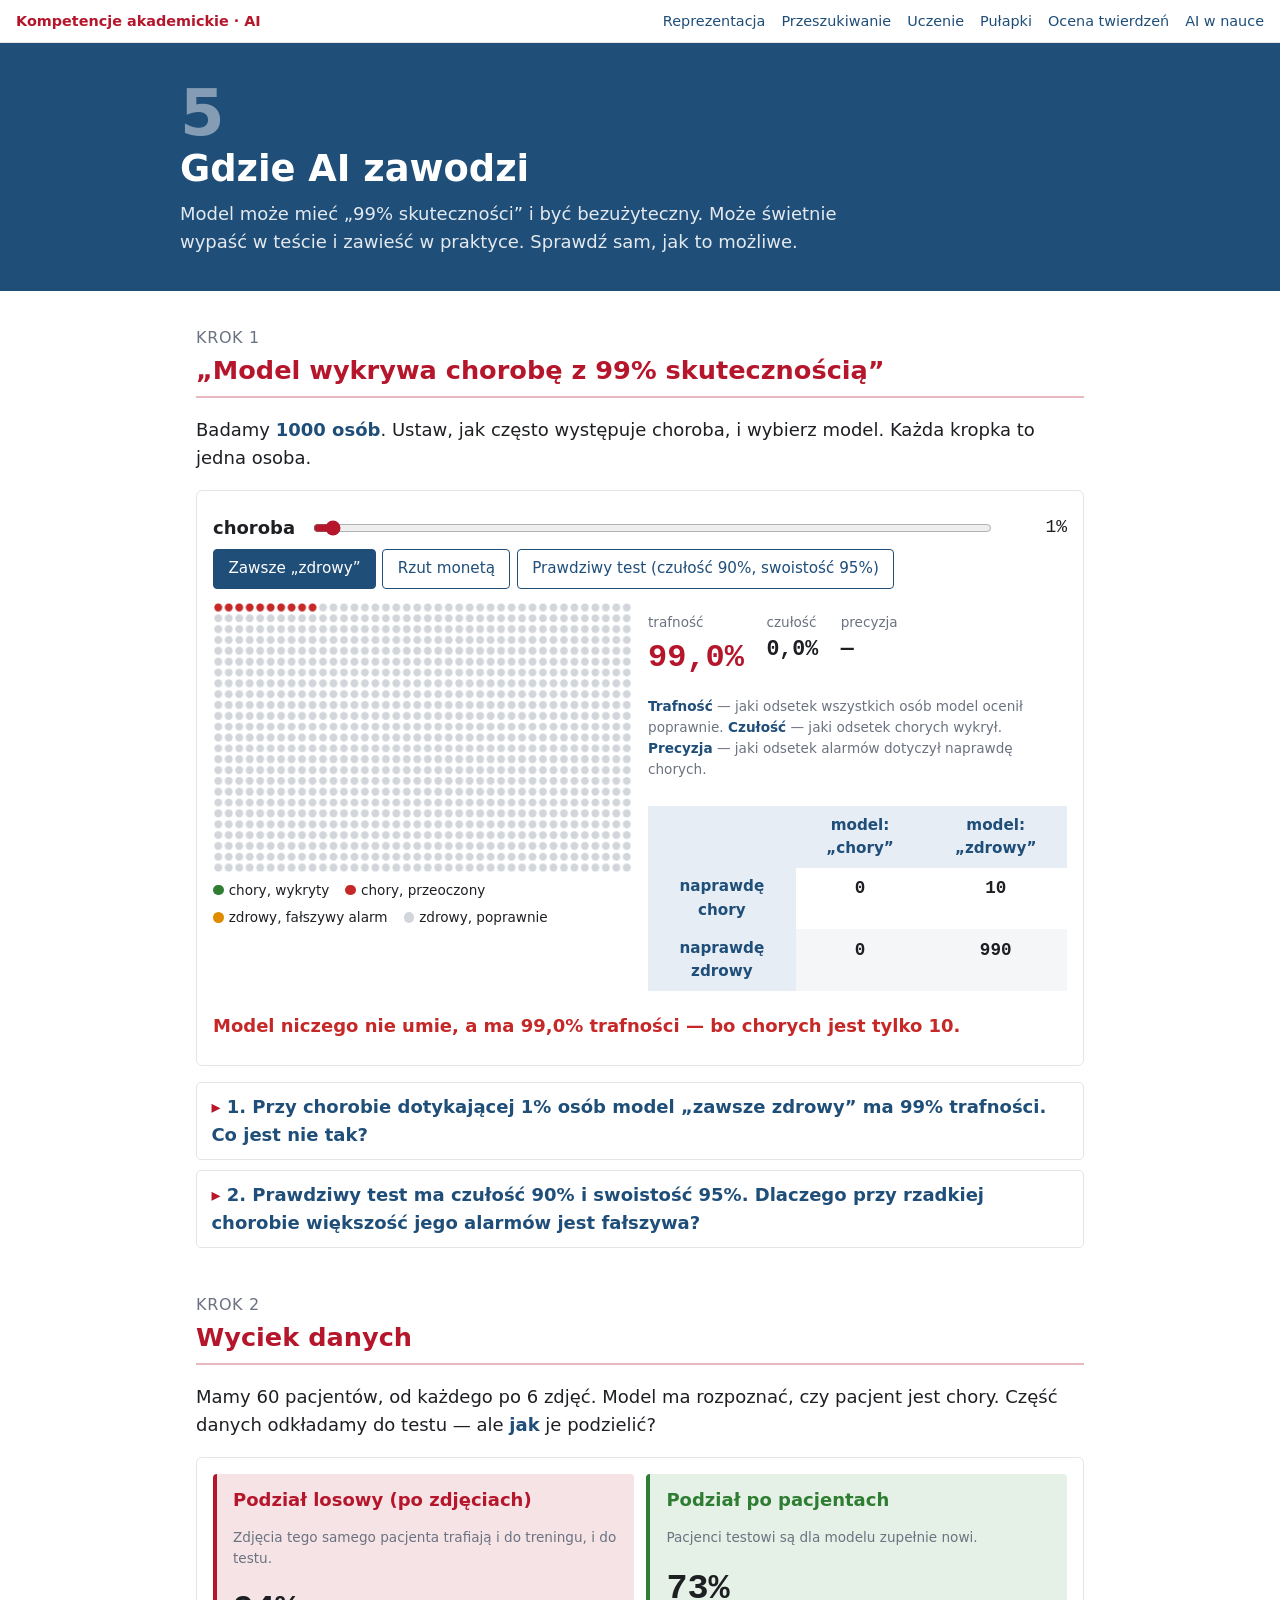
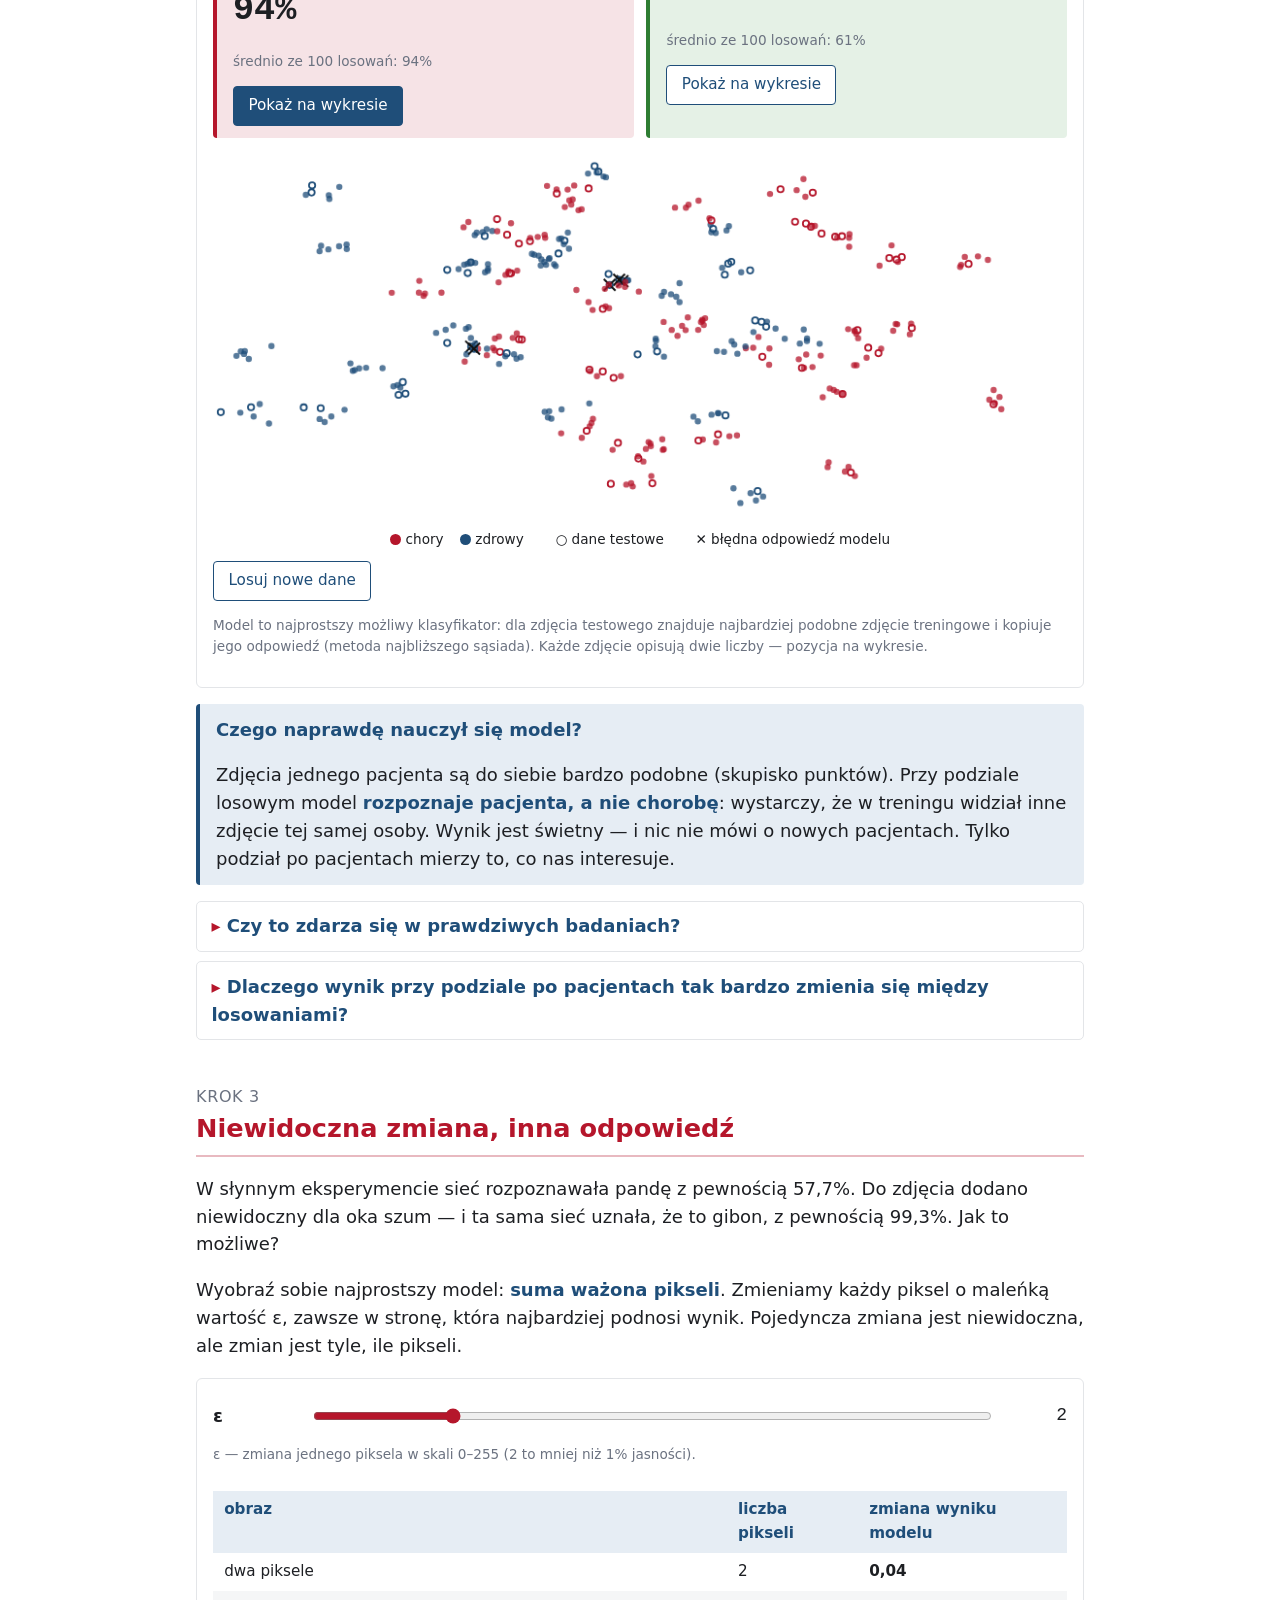
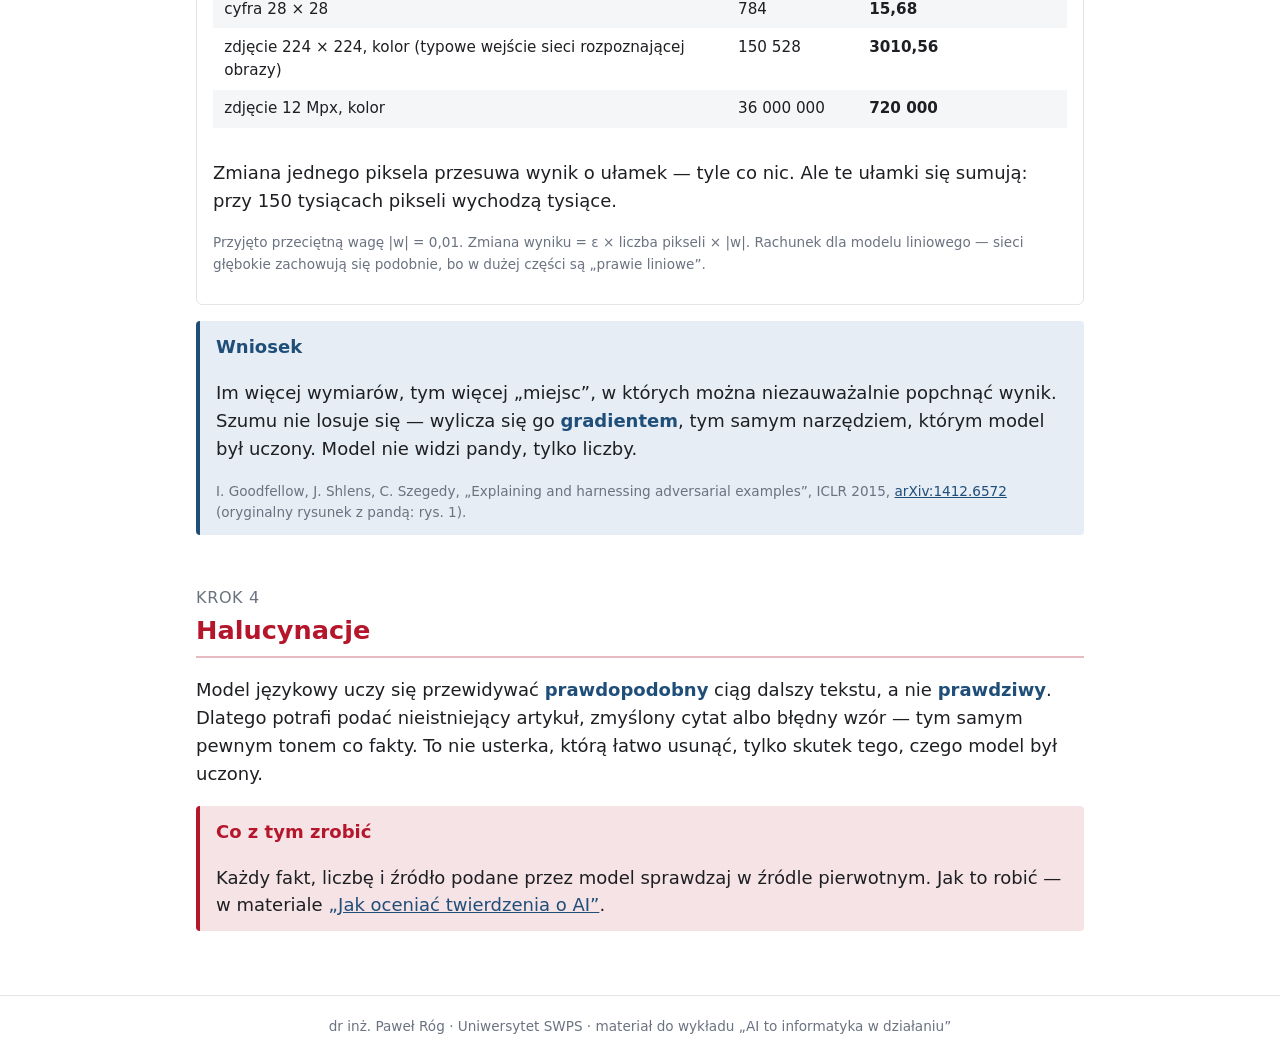
<file: pulapki.html>
<!doctype html>
<html lang="pl">
<head>
<meta charset="utf-8">
<meta name="viewport" content="width=device-width, initial-scale=1">
<title>Gdzie AI zawodzi</title>
<meta name="description" content="Interaktywny materiał do wykładu: skąd się bierze fałszywe 99% skuteczności, wyciek danych i przykłady kontradyktoryjne.">
<link rel="stylesheet" href="style.css">
<style>
  .opcje-modelu { display: flex; flex-wrap: wrap; gap: 0.4rem; margin: 0.4rem 0 0.8rem; }
  .opcje-modelu button.wybrany { background: var(--granat); color: #fff; }
  .legenda { display: flex; flex-wrap: wrap; gap: 0.4rem 1rem; font-size: 0.85rem; margin: 0.4rem 0; }
  .legenda span::before { content: ""; display: inline-block; width: 0.8em; height: 0.8em; border-radius: 50%; margin-right: 0.35em; vertical-align: -0.05em; background: var(--k); }
  .macierz td, .macierz th { text-align: center; }
  .macierz td b { font-family: var(--mono); font-size: 1.1rem; }
  .porownanie { display: grid; grid-template-columns: 1fr 1fr; gap: 0.8rem; }
  @media (max-width: 560px) { .porownanie { grid-template-columns: 1fr; } }
  .porownanie button.wybrany { background: var(--granat); color: #fff; }
  .wielki { font-family: var(--mono); font-size: 2.2rem; font-weight: 700; }
</style>
</head>
<body>

<nav class="nav">
  <a class="marka" href="index.html">Kompetencje akademickie · AI</a>
  <a href="reprezentacja.html">Reprezentacja</a>
  <a href="przeszukiwanie.html">Przeszukiwanie</a>
  <a href="uczenie.html">Uczenie</a>
  <a href="pulapki.html">Pułapki</a>
  <a href="ocena.html">Ocena twierdzeń</a>
  <a href="ai-w-nauce.html">AI w nauce</a>
</nav>

<header class="dzial">
  <div class="wnetrze">
    <div class="numer">5</div>
    <h1>Gdzie AI zawodzi</h1>
    <p>Model może mieć „99% skuteczności” i być bezużyteczny. Może świetnie wypaść w teście i zawieść w praktyce. Sprawdź sam, jak to możliwe.</p>
  </div>
</header>

<main>

<!-- ============================================================ -->
<section id="trafnosc">
  <h2><span class="krok">Krok 1</span>„Model wykrywa chorobę z 99% skutecznością”</h2>
  <p>Badamy <strong>1000 osób</strong>. Ustaw, jak często występuje choroba, i wybierz model. Każda kropka to jedna osoba.</p>

  <div class="panel">
    <div class="suwak"><label for="czest">choroba</label><input id="czest" type="range" min="0.1" max="50" step="0.1" value="1"><output id="oCzest">1%</output></div>
    <div class="opcje-modelu" id="modele"></div>
    <div class="uklad">
      <div>
        <canvas id="kropki" width="440" height="285" aria-label="1000 osób: wynik modelu dla każdej z nich"></canvas>
        <div class="legenda">
          <span style="--k:#2e7d32">chory, wykryty</span>
          <span style="--k:#c62828">chory, przeoczony</span>
          <span style="--k:#e08a00">zdrowy, fałszywy alarm</span>
          <span style="--k:#d2d6db">zdrowy, poprawnie</span>
        </div>
      </div>
      <div>
        <div class="liczniki">
          <div class="licznik duzy">trafność<b id="mTraf">–</b></div>
          <div class="licznik">czułość<b id="mCzul">–</b></div>
          <div class="licznik">precyzja<b id="mPrec">–</b></div>
        </div>
        <p class="maly"><strong>Trafność</strong> — jaki odsetek wszystkich osób model ocenił poprawnie. <strong>Czułość</strong> — jaki odsetek chorych wykrył. <strong>Precyzja</strong> — jaki odsetek alarmów dotyczył naprawdę chorych.</p>
        <div class="tabela-zawijana">
          <table class="macierz">
            <thead><tr><th></th><th>model: „chory”</th><th>model: „zdrowy”</th></tr></thead>
            <tbody>
              <tr><th>naprawdę chory</th><td><b id="tp">–</b></td><td><b id="fn">–</b></td></tr>
              <tr><th>naprawdę zdrowy</th><td><b id="fp">–</b></td><td><b id="tn">–</b></td></tr>
            </tbody>
          </table>
        </div>
      </div>
    </div>
    <div id="kom1" class="komunikat"></div>
  </div>

  <details>
    <summary>1. Przy chorobie dotykającej 1% osób model „zawsze zdrowy” ma 99% trafności. Co jest nie tak?</summary>
    <div class="odp"><p>Trafność liczy wszystkie osoby razem, a zdrowych jest 99 razy więcej niż chorych. Model, który niczego nie umie, „trafia” w 99% przypadków — i nie wykrywa ani jednego chorego (czułość 0%). Przy rzadkich zjawiskach sama trafność nic nie mówi.</p></div>
  </details>
  <details>
    <summary>2. Prawdziwy test ma czułość 90% i swoistość 95%. Dlaczego przy rzadkiej chorobie większość jego alarmów jest fałszywa?</summary>
    <div class="odp"><p>Przy częstości 1%: chorych jest 10, test wykrywa 9 z nich. Zdrowych jest 990, a 5% z nich (ok. 50 osób) dostaje fałszywy alarm. Na mniej więcej 58 alarmów tylko 9 dotyczy chorych — precyzja ok. 15%. To nie wada testu, tylko arytmetyka rzadkich zdarzeń. Psychologowie nazywają pomijanie tej arytmetyki <strong>zaniedbywaniem częstości bazowej</strong> (<em>base rate neglect</em>).</p></div>
  </details>
</section>

<!-- ============================================================ -->
<section id="wyciek">
  <h2><span class="krok">Krok 2</span>Wyciek danych</h2>
  <p>Mamy 60 pacjentów, od każdego po 6 zdjęć. Model ma rozpoznać, czy pacjent jest chory. Część danych odkładamy do testu — ale <strong>jak</strong> je podzielić?</p>

  <div class="panel">
    <div class="porownanie">
      <div class="ramka akcent" style="margin:0">
        <span class="tytul">Podział losowy (po zdjęciach)</span>
        <p class="maly">Zdjęcia tego samego pacjenta trafiają i do treningu, i do testu.</p>
        <div class="wielki" id="wynA">–</div>
        <p class="maly" id="srA"></p>
        <button id="pokA">Pokaż na wykresie</button>
      </div>
      <div class="ramka zielona" style="margin:0">
        <span class="tytul">Podział po pacjentach</span>
        <p class="maly">Pacjenci testowi są dla modelu zupełnie nowi.</p>
        <div class="wielki" id="wynB">–</div>
        <p class="maly" id="srB"></p>
        <button id="pokB">Pokaż na wykresie</button>
      </div>
    </div>
    <canvas id="wykres" width="880" height="380" style="margin-top:1rem" aria-label="Zdjęcia pacjentów jako punkty, z zaznaczonymi danymi testowymi"></canvas>
    <div class="legenda" style="justify-content:center">
      <span style="--k:#b5162b">chory</span><span style="--k:#1f4e79">zdrowy</span>
      <span style="--k:transparent;">○ dane testowe</span><span style="--k:transparent;">✕ błędna odpowiedź modelu</span>
    </div>
    <div class="przyciski"><button id="losuj">Losuj nowe dane</button></div>
    <p class="maly">Model to najprostszy możliwy klasyfikator: dla zdjęcia testowego znajduje najbardziej podobne zdjęcie treningowe i kopiuje jego odpowiedź (metoda najbliższego sąsiada). Każde zdjęcie opisują dwie liczby — pozycja na wykresie.</p>
  </div>

  <div class="ramka">
    <span class="tytul">Czego naprawdę nauczył się model?</span>
    <p>Zdjęcia jednego pacjenta są do siebie bardzo podobne (skupisko punktów). Przy podziale losowym model <strong>rozpoznaje pacjenta, a nie chorobę</strong>: wystarczy, że w treningu widział inne zdjęcie tej samej osoby. Wynik jest świetny — i nic nie mówi o nowych pacjentach. Tylko podział po pacjentach mierzy to, co nas interesuje.</p>
  </div>

  <details>
    <summary>Czy to zdarza się w prawdziwych badaniach?</summary>
    <div class="odp">
      <p>Tak, i to często. Kapoor i Narayanan znaleźli wycieki danych w setkach prac z kilkunastu dziedzin nauki. W jednym ze studiów przypadku sprawdzili prace z politologii, według których złożone modele uczenia maszynowego przewidują wojny domowe znacznie lepiej niż klasyczna regresja logistyczna. Po usunięciu wycieków ta przewaga praktycznie zniknęła.</p>
      <p class="maly">S. Kapoor, A. Narayanan, „Leakage and the reproducibility crisis in machine-learning-based science”, <em>Patterns</em>, 2023, <a href="https://doi.org/10.1016/j.patter.2023.100804">doi:10.1016/j.patter.2023.100804</a>.</p>
    </div>
  </details>
  <details>
    <summary>Dlaczego wynik przy podziale po pacjentach tak bardzo zmienia się między losowaniami?</summary>
    <div class="odp"><p>Bo pacjentów testowych jest mało (ok. 15). Jeden czy dwóch „nietypowych” pacjentów mocno zmienia wynik. Dlatego rzetelne prace podają nie jeden wynik, ale rozrzut z wielu powtórzeń — i dlatego obok podajemy średnią ze 100 losowań.</p></div>
  </details>
</section>

<!-- ============================================================ -->
<section id="kontr">
  <h2><span class="krok">Krok 3</span>Niewidoczna zmiana, inna odpowiedź</h2>
  <p>W słynnym eksperymencie sieć rozpoznawała pandę z pewnością 57,7%. Do zdjęcia dodano niewidoczny dla oka szum — i ta sama sieć uznała, że to gibon, z pewnością 99,3%. Jak to możliwe?</p>
  <p>Wyobraź sobie najprostszy model: <strong>suma ważona pikseli</strong>. Zmieniamy każdy piksel o maleńką wartość ε, zawsze w stronę, która najbardziej podnosi wynik. Pojedyncza zmiana jest niewidoczna, ale zmian jest tyle, ile pikseli.</p>

  <div class="panel">
    <div class="suwak"><label for="eps">ε</label><input id="eps" type="range" min="0.5" max="8" step="0.5" value="2"><output id="oEps">2</output></div>
    <p class="maly">ε — zmiana jednego piksela w skali 0–255 (2 to mniej niż 1% jasności).</p>
    <div class="tabela-zawijana">
      <table>
        <thead><tr><th>obraz</th><th>liczba pikseli</th><th>zmiana wyniku modelu</th></tr></thead>
        <tbody id="tabEps"></tbody>
      </table>
    </div>
    <p>Zmiana jednego piksela przesuwa wynik o ułamek — tyle co nic. Ale te ułamki się sumują: przy 150 tysiącach pikseli wychodzą tysiące.</p>
    <p class="maly">Przyjęto przeciętną wagę |w| = 0,01. Zmiana wyniku = ε × liczba pikseli × |w|. Rachunek dla modelu liniowego — sieci głębokie zachowują się podobnie, bo w dużej części są „prawie liniowe”.</p>
  </div>

  <div class="ramka">
    <span class="tytul">Wniosek</span>
    <p>Im więcej wymiarów, tym więcej „miejsc”, w których można niezauważalnie popchnąć wynik. Szumu nie losuje się — wylicza się go <strong>gradientem</strong>, tym samym narzędziem, którym model był uczony. Model nie widzi pandy, tylko liczby.</p>
    <p class="maly">I. Goodfellow, J. Shlens, C. Szegedy, „Explaining and harnessing adversarial examples”, ICLR 2015, <a href="https://arxiv.org/abs/1412.6572">arXiv:1412.6572</a> (oryginalny rysunek z pandą: rys. 1).</p>
  </div>
</section>

<!-- ============================================================ -->
<section id="halucynacje">
  <h2><span class="krok">Krok 4</span>Halucynacje</h2>
  <p>Model językowy uczy się przewidywać <strong>prawdopodobny</strong> ciąg dalszy tekstu, a nie <strong>prawdziwy</strong>. Dlatego potrafi podać nieistniejący artykuł, zmyślony cytat albo błędny wzór — tym samym pewnym tonem co fakty. To nie usterka, którą łatwo usunąć, tylko skutek tego, czego model był uczony.</p>
  <div class="ramka akcent">
    <span class="tytul">Co z tym zrobić</span>
    <p>Każdy fakt, liczbę i źródło podane przez model sprawdzaj w źródle pierwotnym. Jak to robić — w materiale <a href="ocena.html">„Jak oceniać twierdzenia o AI”</a>.</p>
  </div>
</section>

</main>

<footer>dr inż. Paweł Róg · Uniwersytet SWPS · materiał do wykładu „AI to informatyka w działaniu”</footer>

<script>
"use strict";
function plotno(id) {
  const c = document.getElementById(id), W = c.width, H = c.height, r = window.devicePixelRatio || 1;
  c.width = W * r; c.height = H * r; const ctx = c.getContext("2d"); ctx.scale(r, r);
  return { c, ctx, W, H };
}
const proc = (v, d = 1) => isFinite(v) ? (v * 100).toFixed(d).replace(".", ",") + "%" : "—";

// ================= KROK 1 =================
const MODELE = [
  { n: "Zawsze „zdrowy”", czul: 0, swoi: 1 },
  { n: "Rzut monetą", czul: 0.5, swoi: 0.5 },
  { n: "Prawdziwy test (czułość 90%, swoistość 95%)", czul: 0.9, swoi: 0.95 },
];
let model = 0;
const mEl = document.getElementById("modele");
MODELE.forEach((m, k) => { const b = document.createElement("button"); b.textContent = m.n; b.onclick = () => { model = k; krok1(); }; mEl.appendChild(b); });
const pK = plotno("kropki");
function krok1() {
  const p = +document.getElementById("czest").value / 100, m = MODELE[model], N = 1000;
  document.getElementById("oCzest").textContent = (p * 100).toFixed(1).replace(".0", "").replace(".", ",") + "%";
  [...mEl.children].forEach((b, k) => b.classList.toggle("wybrany", k === model));
  const chorzy = Math.round(N * p), zdrowi = N - chorzy;
  const tp = Math.round(chorzy * m.czul), fn = chorzy - tp, tn = Math.round(zdrowi * m.swoi), fp = zdrowi - tn;
  for (const [id, v] of [["tp", tp], ["fn", fn], ["fp", fp], ["tn", tn]]) document.getElementById(id).textContent = v;
  const traf = (tp + tn) / N, czul = chorzy ? tp / chorzy : NaN, prec = tp + fp ? tp / (tp + fp) : NaN;
  document.getElementById("mTraf").textContent = proc(traf);
  document.getElementById("mCzul").textContent = proc(czul);
  document.getElementById("mPrec").textContent = proc(prec);
  // kropki: 40 × 25
  const { ctx, W, H } = pK, kol = 40, r = W / kol;
  ctx.clearRect(0, 0, W, H);
  const lista = [...Array(tp).fill("#2e7d32"), ...Array(fn).fill("#c62828"), ...Array(fp).fill("#e08a00"), ...Array(tn).fill("#d2d6db")];
  lista.forEach((c, t) => { ctx.fillStyle = c; ctx.beginPath(); ctx.arc((t % kol + 0.5) * r, (Math.floor(t / kol) + 0.5) * (H / 25), r * 0.38, 0, 2 * Math.PI); ctx.fill(); });
  const k = document.getElementById("kom1");
  if (model === 0) { k.textContent = `Model niczego nie umie, a ma ${proc(traf)} trafności — bo chorych jest tylko ${chorzy}.`; k.className = "komunikat zle"; }
  else if (model === 2 && prec < 0.5) { k.textContent = `Dobry test, a jednak tylko ${proc(prec, 0)} alarmów dotyczy chorych: ${tp} prawdziwych na ${tp + fp} wszystkich.`; k.className = "komunikat"; }
  else if (model === 1) { k.textContent = "Rzut monetą wykrywa połowę chorych — i co drugą zdrową osobę oznacza jako chorą."; k.className = "komunikat"; }
  else { k.textContent = ""; k.className = "komunikat"; }
}
document.getElementById("czest").addEventListener("input", krok1);
krok1();

// ================= KROK 2: wyciek =================
function mulberry32(a) { return () => { a |= 0; a = a + 0x6D2B79F5 | 0; let t = Math.imul(a ^ a >>> 15, 1 | a); t = t + Math.imul(t ^ t >>> 7, 61 | t) ^ t; return ((t ^ t >>> 14) >>> 0) / 4294967296; }; }
const P = 60, K = 6, PRZES = 2.5, SIG = 0.15;
function generuj(seed) {
  const r = mulberry32(seed), g = () => { const u = r() || 1e-9, v = r(); return Math.sqrt(-2 * Math.log(u)) * Math.cos(2 * Math.PI * v); };
  const pts = [];
  for (let p = 0; p < P; p++) {
    const lab = r() < 0.5 ? 1 : 0, cx = r() * 8 + lab * PRZES, cy = r() * 10;
    for (let k = 0; k < K; k++) pts.push({ p, lab, x: cx + g() * SIG, y: cy + g() * SIG });
  }
  const rs = mulberry32(seed * 7919 + 1);
  const testA = pts.map(() => rs() < 0.25);
  const tp = new Set(); for (let p = 0; p < P; p++) if (rs() < 0.25) tp.add(p);
  const testB = pts.map(q => tp.has(q.p));
  return { pts, testA, testB };
}
function ocen(pts, test) {
  let ok = 0, n = 0; const odp = [];
  pts.forEach((q, i) => {
    if (!test[i]) { odp.push(null); return; }
    let best = Infinity, bl = 0;
    pts.forEach((t, j) => { if (test[j]) return; const d = (t.x - q.x) ** 2 + (t.y - q.y) ** 2; if (d < best) { best = d; bl = t.lab; } });
    n++; if (bl === q.lab) ok++; odp.push(bl);
  });
  return { acc: ok / n, odp };
}
// średnia ze 100 losowań (liczona raz)
let sA = 0, sB = 0;
for (let s = 1; s <= 100; s++) { const d = generuj(1000 + s); sA += ocen(d.pts, d.testA).acc; sB += ocen(d.pts, d.testB).acc; }
document.getElementById("srA").textContent = `średnio ze 100 losowań: ${proc(sA / 100, 0)}`;
document.getElementById("srB").textContent = `średnio ze 100 losowań: ${proc(sB / 100, 0)}`;

const pW = plotno("wykres");
let seed = 3, dane, widok = "A";
function krok2() {
  dane = generuj(seed);
  const a = ocen(dane.pts, dane.testA), b = ocen(dane.pts, dane.testB);
  document.getElementById("wynA").textContent = proc(a.acc, 0);
  document.getElementById("wynB").textContent = proc(b.acc, 0);
  document.getElementById("pokA").classList.toggle("wybrany", widok === "A");
  document.getElementById("pokB").classList.toggle("wybrany", widok === "B");
  const test = widok === "A" ? dane.testA : dane.testB, odp = (widok === "A" ? a : b).odp;
  const { ctx, W, H } = pW, sx = v => 10 + v / 10.8 * (W - 20), sy = v => H - 10 - (v + 0.3) / 10.6 * (H - 20);
  ctx.clearRect(0, 0, W, H);
  dane.pts.forEach((q, i) => {
    const kol = q.lab ? "#b5162b" : "#1f4e79";
    ctx.beginPath(); ctx.arc(sx(q.x), sy(q.y), 3.2, 0, 2 * Math.PI);
    if (test[i]) { ctx.strokeStyle = kol; ctx.lineWidth = 1.8; ctx.stroke(); }
    else { ctx.fillStyle = kol; ctx.globalAlpha = 0.75; ctx.fill(); ctx.globalAlpha = 1; }
    if (test[i] && odp[i] !== q.lab) {
      ctx.strokeStyle = "#111"; ctx.lineWidth = 2; const x = sx(q.x), y = sy(q.y), d = 6;
      ctx.beginPath(); ctx.moveTo(x - d, y - d); ctx.lineTo(x + d, y + d); ctx.moveTo(x + d, y - d); ctx.lineTo(x - d, y + d); ctx.stroke();
    }
  });
}
document.getElementById("pokA").onclick = () => { widok = "A"; krok2(); };
document.getElementById("pokB").onclick = () => { widok = "B"; krok2(); };
document.getElementById("losuj").onclick = () => { seed = Math.floor(Math.random() * 1e6) + 2000; krok2(); };
krok2();

// ================= KROK 3 =================
const OBRAZY = [["dwa piksele", 2], ["cyfra 28 × 28", 784], ["zdjęcie 224 × 224, kolor (typowe wejście sieci rozpoznającej obrazy)", 224 * 224 * 3], ["zdjęcie 12 Mpx, kolor", 36e6]];
function krok3() {
  const e = +document.getElementById("eps").value; document.getElementById("oEps").textContent = String(e).replace(".", ",");
  document.getElementById("tabEps").innerHTML = OBRAZY.map(([n, k]) =>
    `<tr><td>${n}</td><td>${k.toLocaleString("pl-PL")}</td><td><b>${(e * k * 0.01).toLocaleString("pl-PL", { maximumFractionDigits: 2 })}</b></td></tr>`).join("");
}
document.getElementById("eps").addEventListener("input", krok3);
krok3();
</script>
</body>
</html>
</file>
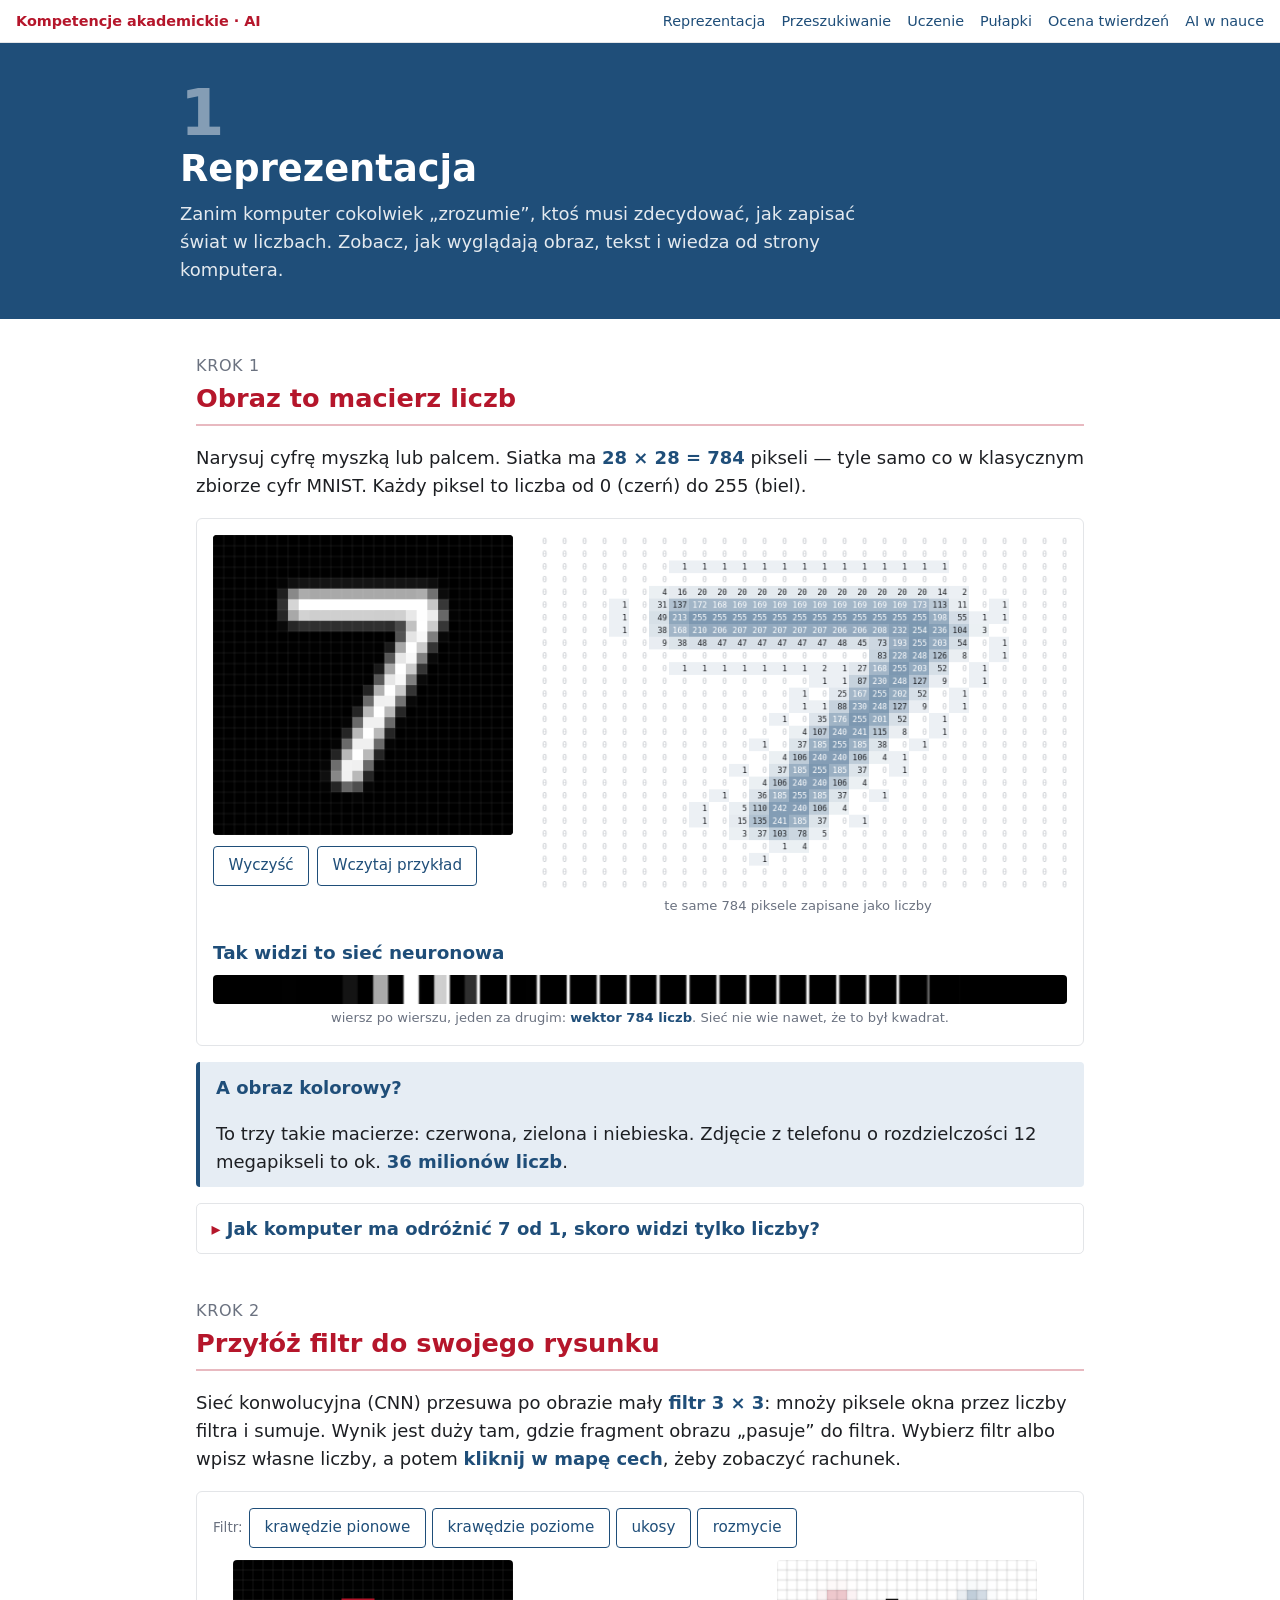
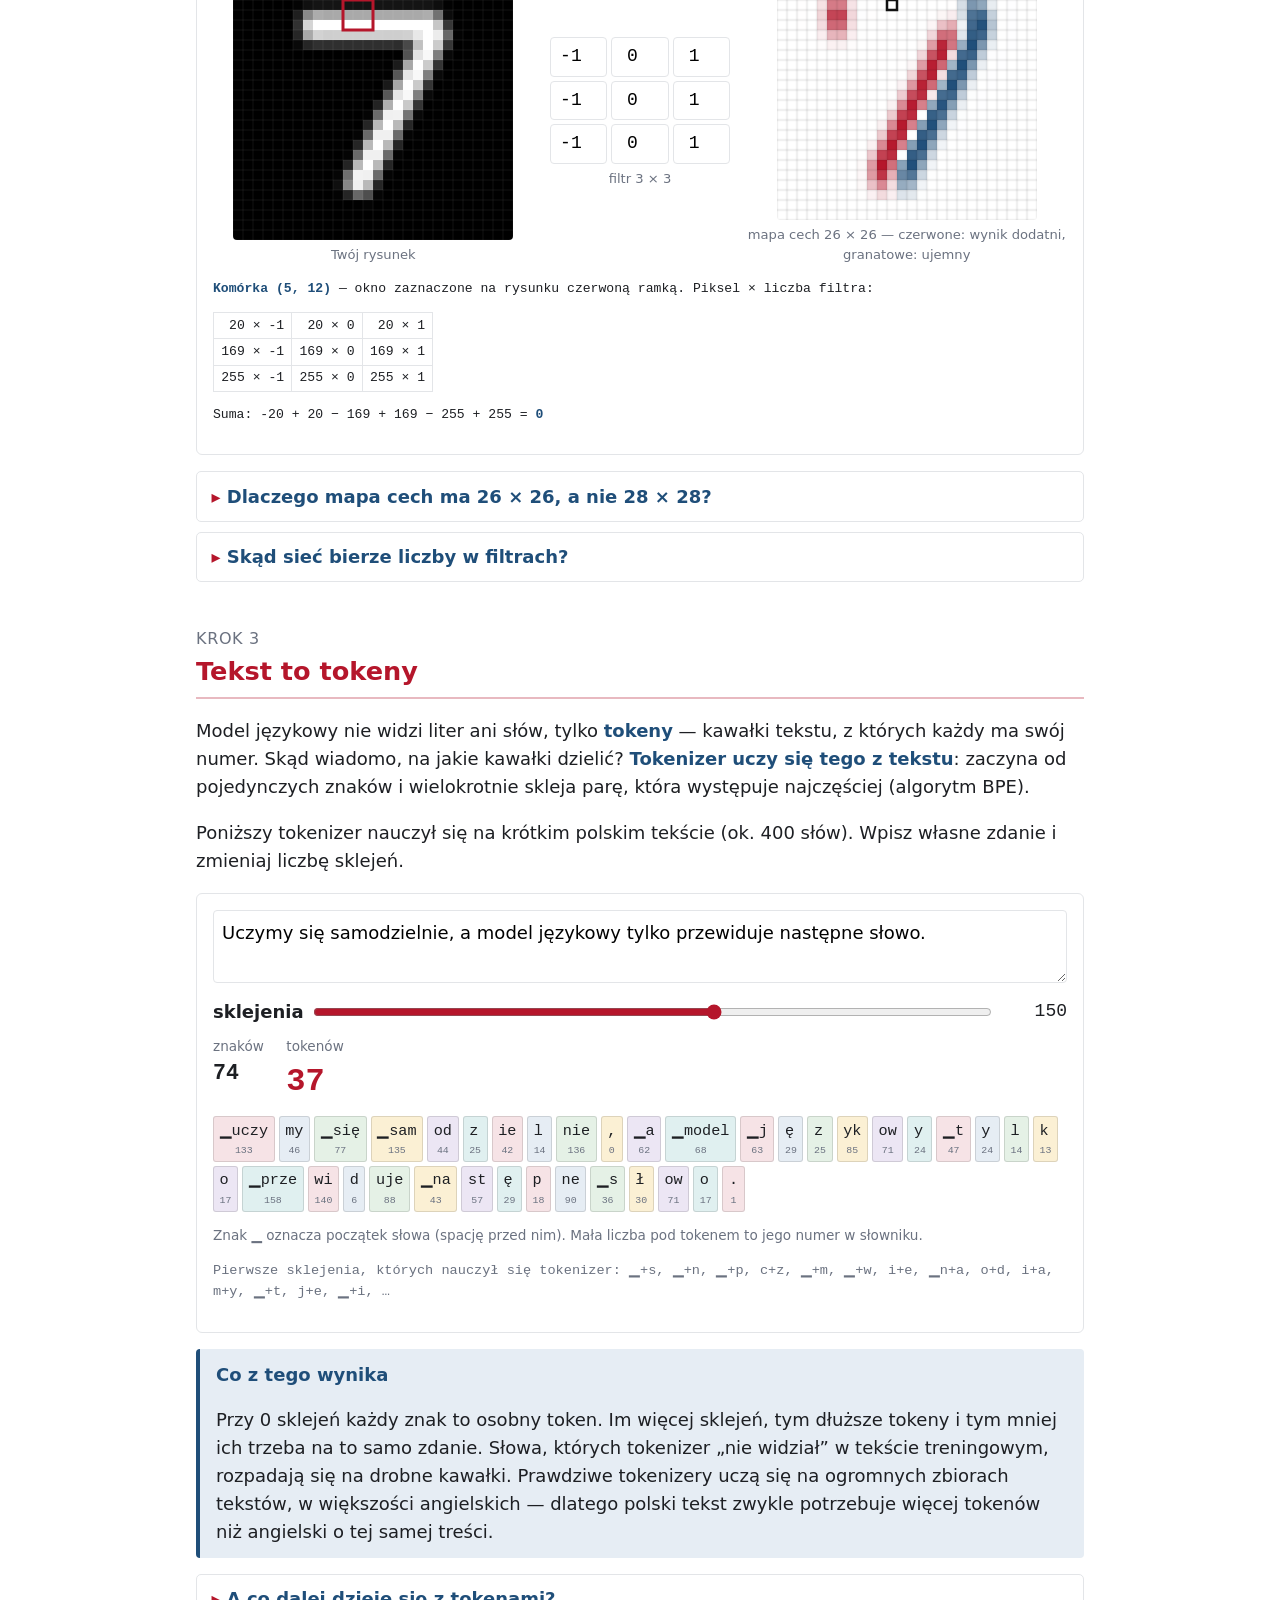
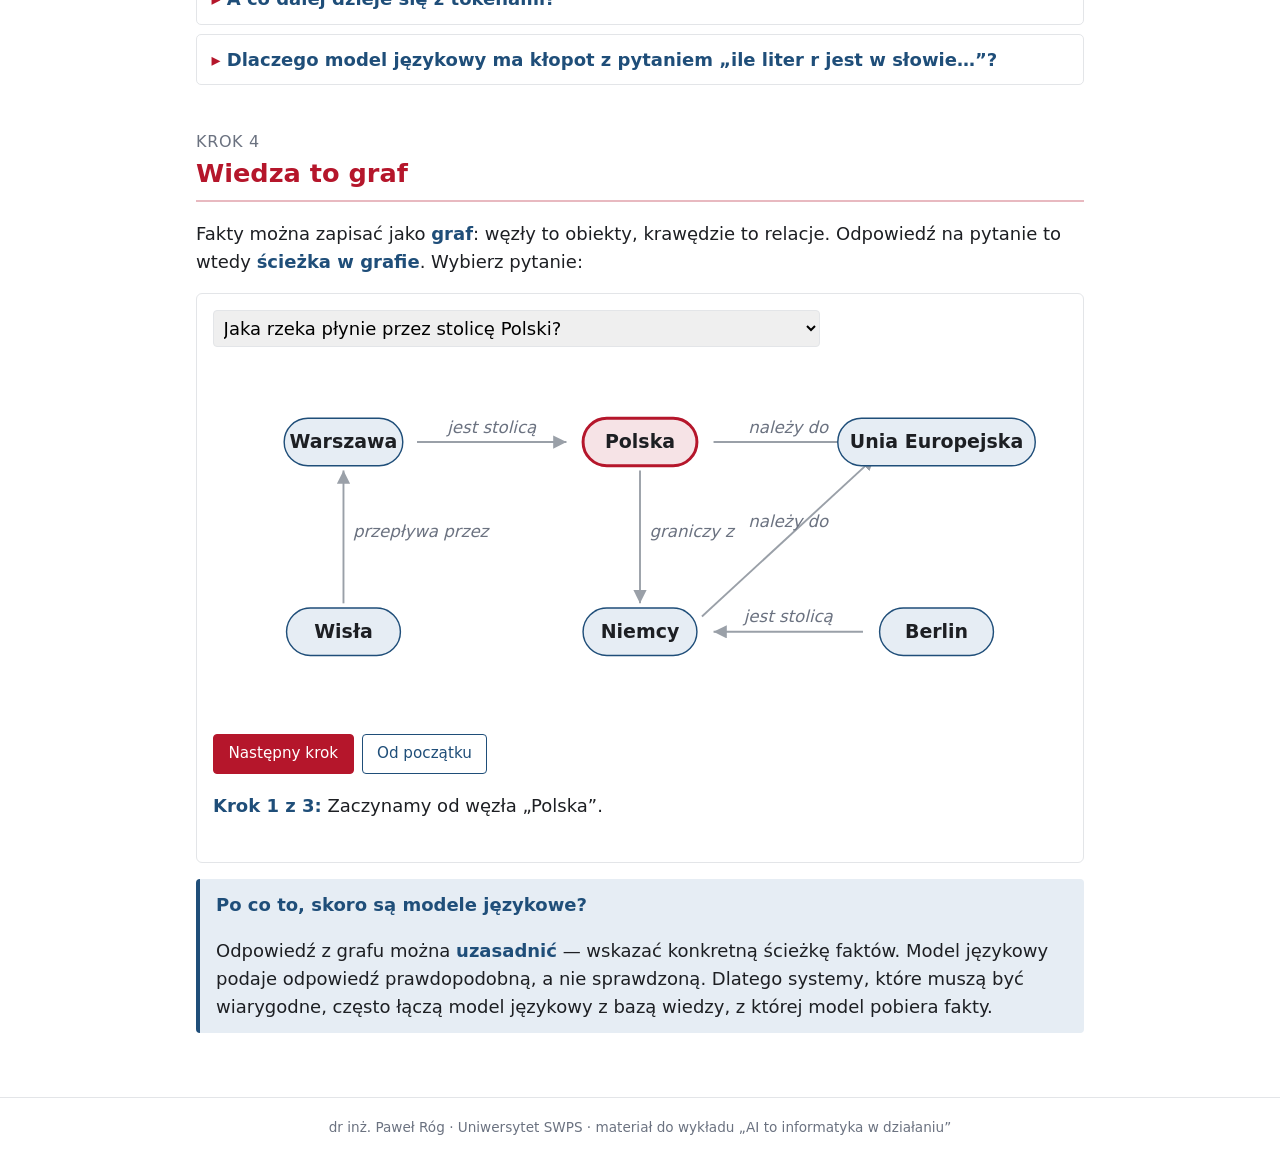
<file: reprezentacja.html>
<!doctype html>
<html lang="pl">
<head>
<meta charset="utf-8">
<meta name="viewport" content="width=device-width, initial-scale=1">
<title>Reprezentacja</title>
<meta name="description" content="Interaktywny materiał do wykładu: jak komputer zapisuje obraz, tekst i wiedzę.">
<link rel="stylesheet" href="style.css">
<style>
  .rysunek { display: grid; grid-template-columns: minmax(0, 300px) minmax(0, 1fr); gap: 1rem; align-items: start; }
  @media (max-width: 760px) { .rysunek { grid-template-columns: minmax(0, 1fr); } }
  .rysunek > div, .filtr-uklad > div { min-width: 0; }
  #plotno { background: #000; cursor: crosshair; max-width: 300px; }
  .przewijane { overflow-x: auto; }
  #liczby { min-width: 560px; }
  .jadro { display: grid; grid-template-columns: repeat(3, 3.6rem); gap: 4px; }
  .jadro input { width: 100%; text-align: center; font-family: var(--mono); padding: 0.3rem 0.1rem; }
  .filtr-uklad { display: grid; grid-template-columns: minmax(0, 1fr) auto minmax(0, 1fr); gap: 1rem; align-items: center; }
  @media (max-width: 760px) { .filtr-uklad { grid-template-columns: 1fr; } }
  .rachunek { font-family: var(--mono); font-size: 0.82rem; overflow-x: auto; }
  .rachunek table { width: auto; margin: 0.3rem 0; font-size: 0.82rem; }
  .rachunek td { padding: 0.15rem 0.45rem; text-align: right; background: none !important; border: 1px solid var(--linia); }
  .tokeny { display: flex; flex-wrap: wrap; gap: 4px; margin: 0.6rem 0; }
  .tok { font-family: var(--mono); font-size: 0.95rem; padding: 0.15rem 0.35rem; border-radius: 3px; border: 1px solid rgba(0,0,0,0.12); white-space: pre; }
  .tok small { display: block; font-size: 0.62rem; color: var(--szary); text-align: center; }
  textarea { font: inherit; width: 100%; min-height: 4.2rem; padding: 0.5rem; border: 1.5px solid var(--linia); border-radius: 4px; resize: vertical; }
  .scalenia { font-family: var(--mono); font-size: 0.85rem; color: var(--szary); }
  svg text { font-family: var(--font); }
  .graf-krok { min-height: 3em; }
  select { font: inherit; padding: 0.35rem; border-radius: 4px; border: 1.5px solid var(--linia); max-width: 100%; }
</style>
</head>
<body>

<nav class="nav">
  <a class="marka" href="index.html">Kompetencje akademickie · AI</a>
  <a href="reprezentacja.html">Reprezentacja</a>
  <a href="przeszukiwanie.html">Przeszukiwanie</a>
  <a href="uczenie.html">Uczenie</a>
  <a href="pulapki.html">Pułapki</a>
  <a href="ocena.html">Ocena twierdzeń</a>
  <a href="ai-w-nauce.html">AI w nauce</a>
</nav>

<header class="dzial">
  <div class="wnetrze">
    <div class="numer">1</div>
    <h1>Reprezentacja</h1>
    <p>Zanim komputer cokolwiek „zrozumie”, ktoś musi zdecydować, jak zapisać świat w liczbach. Zobacz, jak wyglądają obraz, tekst i wiedza od strony komputera.</p>
  </div>
</header>

<main>

<!-- ============================================================ -->
<section id="obraz">
  <h2><span class="krok">Krok 1</span>Obraz to macierz liczb</h2>
  <p>Narysuj cyfrę myszką lub palcem. Siatka ma <strong>28 × 28 = 784</strong> pikseli — tyle samo co w klasycznym zbiorze cyfr MNIST. Każdy piksel to liczba od 0 (czerń) do 255 (biel).</p>

  <div class="panel">
    <div class="rysunek">
      <div>
        <canvas id="plotno" width="280" height="280" aria-label="Pole do rysowania cyfry 28 na 28 pikseli"></canvas>
        <div class="przyciski">
          <button id="wyczysc">Wyczyść</button>
          <button id="przyklad">Wczytaj przykład</button>
        </div>
      </div>
      <div>
        <div class="przewijane"><canvas id="liczby" width="616" height="392" aria-label="Wartości wszystkich pikseli"></canvas></div>
        <div class="podpis">te same 784 piksele zapisane jako liczby</div>
      </div>
    </div>
    <h3>Tak widzi to sieć neuronowa</h3>
    <canvas id="wektor" width="784" height="26" aria-label="Obraz rozwinięty w jeden wektor 784 liczb"></canvas>
    <div class="podpis">wiersz po wierszu, jeden za drugim: <strong>wektor 784 liczb</strong>. Sieć nie wie nawet, że to był kwadrat.</div>
  </div>

  <div class="ramka">
    <span class="tytul">A obraz kolorowy?</span>
    <p>To trzy takie macierze: czerwona, zielona i niebieska. Zdjęcie z telefonu o rozdzielczości 12 megapikseli to ok. <strong>36 milionów liczb</strong>.</p>
  </div>

  <details>
    <summary>Jak komputer ma odróżnić 7 od 1, skoro widzi tylko liczby?</summary>
    <div class="odp"><p>Potrzebujemy funkcji, która z 784 liczb zrobi 10 prawdopodobieństw (po jednym dla każdej cyfry). Nikt nie pisze takiej funkcji ręcznie — jej parametry dobiera się automatycznie z tysięcy przykładów. To jest uczenie (<a href="uczenie.html">materiał 3</a>).</p></div>
  </details>
</section>

<!-- ============================================================ -->
<section id="filtr">
  <h2><span class="krok">Krok 2</span>Przyłóż filtr do swojego rysunku</h2>
  <p>Sieć konwolucyjna (CNN) przesuwa po obrazie mały <strong>filtr 3 × 3</strong>: mnoży piksele okna przez liczby filtra i sumuje. Wynik jest duży tam, gdzie fragment obrazu „pasuje” do filtra. Wybierz filtr albo wpisz własne liczby, a potem <strong>kliknij w mapę cech</strong>, żeby zobaczyć rachunek.</p>

  <div class="panel">
    <div class="presety" style="display:flex;flex-wrap:wrap;gap:0.4rem;align-items:center">
      <span class="maly">Filtr:</span>
      <button data-f="pion">krawędzie pionowe</button>
      <button data-f="poziom">krawędzie poziome</button>
      <button data-f="ukos">ukosy</button>
      <button data-f="rozmycie">rozmycie</button>
    </div>
    <div class="filtr-uklad" style="margin-top:0.8rem">
      <div>
        <canvas id="wejscie" width="280" height="280" aria-label="Twój rysunek z zaznaczonym oknem filtra" style="max-width:280px;margin:0 auto"></canvas>
        <div class="podpis">Twój rysunek</div>
      </div>
      <div style="text-align:center">
        <div class="jadro" id="jadro" aria-label="Wartości filtra 3 na 3"></div>
        <div class="podpis">filtr 3 × 3</div>
      </div>
      <div>
        <canvas id="mapa" width="260" height="260" aria-label="Mapa cech; kliknij komórkę, aby zobaczyć rachunek" style="max-width:260px;margin:0 auto;cursor:pointer"></canvas>
        <div class="podpis">mapa cech 26 × 26 — czerwone: wynik dodatni, granatowe: ujemny</div>
      </div>
    </div>
    <div class="rachunek" id="rachunek"><p class="maly">Kliknij komórkę mapy cech.</p></div>
  </div>

  <details>
    <summary>Dlaczego mapa cech ma 26 × 26, a nie 28 × 28?</summary>
    <div class="odp"><p>Okno 3 × 3 da się położyć tylko tak, żeby w całości mieściło się w obrazie: 28 − 3 + 1 = 26 położeń w poziomie i tyle samo w pionie. Żeby zachować rozmiar, dokleja się dookoła ramkę zer (<em>padding</em>).</p></div>
  </details>
  <details>
    <summary>Skąd sieć bierze liczby w filtrach?</summary>
    <div class="odp"><p>Nie projektuje ich człowiek. Na początku są losowe, a uczenie poprawia je krok po kroku tak, żeby sieć rzadziej się myliła — dokładnie jak parametry <code>a</code> i <code>b</code> w <a href="uczenie.html">materiale 3</a>. Często wychodzą przy tym filtry podobne do „krawędzi pionowych” czy „ukosów”.</p></div>
  </details>
</section>

<!-- ============================================================ -->
<section id="tekst">
  <h2><span class="krok">Krok 3</span>Tekst to tokeny</h2>
  <p>Model językowy nie widzi liter ani słów, tylko <strong>tokeny</strong> — kawałki tekstu, z których każdy ma swój numer. Skąd wiadomo, na jakie kawałki dzielić? <strong>Tokenizer uczy się tego z tekstu</strong>: zaczyna od pojedynczych znaków i wielokrotnie skleja parę, która występuje najczęściej (algorytm BPE).</p>
  <p>Poniższy tokenizer nauczył się na krótkim polskim tekście (ok. 400 słów). Wpisz własne zdanie i zmieniaj liczbę sklejeń.</p>

  <div class="panel">
    <textarea id="wpis" aria-label="Tekst do podziału na tokeny">Uczymy się samodzielnie, a model językowy tylko przewiduje następne słowo.</textarea>
    <div class="suwak"><label for="ileScal">sklejenia</label><input id="ileScal" type="range" min="0" max="300" step="1" value="150"><output id="oScal">150</output></div>
    <div class="liczniki">
      <div class="licznik">znaków<b id="nZn">–</b></div>
      <div class="licznik duzy">tokenów<b id="nTok">–</b></div>
    </div>
    <div class="tokeny" id="tokeny"></div>
    <p class="maly">Znak ▁ oznacza początek słowa (spację przed nim). Mała liczba pod tokenem to jego numer w słowniku.</p>
    <p class="scalenia" id="scalenia"></p>
  </div>

  <div class="ramka">
    <span class="tytul">Co z tego wynika</span>
    <p>Przy 0 sklejeń każdy znak to osobny token. Im więcej sklejeń, tym dłuższe tokeny i tym mniej ich trzeba na to samo zdanie. Słowa, których tokenizer „nie widział” w tekście treningowym, rozpadają się na drobne kawałki. Prawdziwe tokenizery uczą się na ogromnych zbiorach tekstów, w większości angielskich — dlatego polski tekst zwykle potrzebuje więcej tokenów niż angielski o tej samej treści.</p>
  </div>

  <details>
    <summary>A co dalej dzieje się z tokenami?</summary>
    <div class="odp"><p>Każdy numer tokenu zamienia się na <strong>wektor</strong>: listę kilkuset albo kilku tysięcy liczb (tzw. osadzenie, <em>embedding</em>). Te liczby też są dobierane w czasie uczenia, tak że tokeny o podobnym znaczeniu dostają podobne wektory. Model językowy pracuje wyłącznie na takich wektorach.</p></div>
  </details>
  <details>
    <summary>Dlaczego model językowy ma kłopot z pytaniem „ile liter r jest w słowie…”?</summary>
    <div class="odp"><p>Bo nie dostaje liter, tylko tokeny. Słowo może być jednym tokenem albo trzema kawałkami — w żadnym przypadku model nie „widzi” pojedynczych liter, chyba że nauczył się ich składu z innych przykładów.</p></div>
  </details>
</section>

<!-- ============================================================ -->
<section id="graf">
  <h2><span class="krok">Krok 4</span>Wiedza to graf</h2>
  <p>Fakty można zapisać jako <strong>graf</strong>: węzły to obiekty, krawędzie to relacje. Odpowiedź na pytanie to wtedy <strong>ścieżka w grafie</strong>. Wybierz pytanie:</p>

  <div class="panel">
    <select id="pytanie" aria-label="Pytanie do grafu wiedzy"></select>
    <svg id="svg" viewBox="0 0 720 300" style="width:100%;height:auto;margin-top:0.8rem" role="img" aria-label="Graf wiedzy"></svg>
    <div class="przyciski"><button class="glowny" id="dalejG">Następny krok</button><button id="resetG">Od początku</button></div>
    <div class="graf-krok" id="grafKrok"></div>
  </div>

  <div class="ramka">
    <span class="tytul">Po co to, skoro są modele językowe?</span>
    <p>Odpowiedź z grafu można <strong>uzasadnić</strong> — wskazać konkretną ścieżkę faktów. Model językowy podaje odpowiedź prawdopodobną, a nie sprawdzoną. Dlatego systemy, które muszą być wiarygodne, często łączą model językowy z bazą wiedzy, z której model pobiera fakty.</p>
  </div>
</section>

</main>

<footer>dr inż. Paweł Róg · Uniwersytet SWPS · materiał do wykładu „AI to informatyka w działaniu”</footer>

<script>
"use strict";
const N = 28;
const C = { granat: "#1f4e79", akcent: "#b5162b", szary: "#6b7280", linia: "#d7dade" };
const PRZYKLAD = [[0,0,0,0,0,0,0,0,0,0,0,0,0,0,0,0,0,0,0,0,0,0,0,0,0,0,0,0],[0,0,0,0,0,0,0,0,0,0,0,0,0,0,0,0,0,0,0,0,0,0,0,0,0,0,0,0],[0,0,0,0,0,0,0,1,1,1,1,1,1,1,1,1,1,1,1,1,1,0,0,0,0,0,0,0],[0,0,0,0,0,0,0,0,0,0,0,0,0,0,0,0,0,0,0,0,0,0,0,0,0,0,0,0],[0,0,0,0,0,0,4,16,20,20,20,20,20,20,20,20,20,20,20,20,14,2,0,0,0,0,0,0],[0,0,0,0,1,0,31,137,172,168,169,169,169,169,169,169,169,169,169,173,113,11,0,1,0,0,0,0],[0,0,0,0,1,0,49,213,255,255,255,255,255,255,255,255,255,255,255,255,198,55,1,1,0,0,0,0],[0,0,0,0,1,0,38,168,210,206,207,207,207,207,207,206,206,208,232,254,236,104,3,0,0,0,0,0],[0,0,0,0,0,0,9,38,48,47,47,47,47,47,47,48,45,73,193,255,203,54,0,1,0,0,0,0],[0,0,0,0,0,0,0,0,0,0,0,0,0,0,0,0,0,83,228,248,126,8,0,1,0,0,0,0],[0,0,0,0,0,0,0,1,1,1,1,1,1,1,2,1,27,168,255,203,52,0,1,0,0,0,0,0],[0,0,0,0,0,0,0,0,0,0,0,0,0,0,1,1,87,230,248,127,9,0,1,0,0,0,0,0],[0,0,0,0,0,0,0,0,0,0,0,0,0,1,0,25,167,255,202,52,0,1,0,0,0,0,0,0],[0,0,0,0,0,0,0,0,0,0,0,0,0,1,1,88,230,248,127,9,0,1,0,0,0,0,0,0],[0,0,0,0,0,0,0,0,0,0,0,0,1,0,35,176,255,201,52,0,1,0,0,0,0,0,0,0],[0,0,0,0,0,0,0,0,0,0,0,0,0,4,107,240,241,115,8,0,1,0,0,0,0,0,0,0],[0,0,0,0,0,0,0,0,0,0,0,1,0,37,185,255,185,38,0,1,0,0,0,0,0,0,0,0],[0,0,0,0,0,0,0,0,0,0,0,0,4,106,240,240,106,4,1,0,0,0,0,0,0,0,0,0],[0,0,0,0,0,0,0,0,0,0,1,0,37,185,255,185,37,0,1,0,0,0,0,0,0,0,0,0],[0,0,0,0,0,0,0,0,0,0,0,4,106,240,240,106,4,0,0,0,0,0,0,0,0,0,0,0],[0,0,0,0,0,0,0,0,0,1,0,36,185,255,185,37,0,1,0,0,0,0,0,0,0,0,0,0],[0,0,0,0,0,0,0,0,1,0,5,110,242,240,106,4,0,0,0,0,0,0,0,0,0,0,0,0],[0,0,0,0,0,0,0,0,1,0,15,135,241,185,37,0,1,0,0,0,0,0,0,0,0,0,0,0],[0,0,0,0,0,0,0,0,0,0,3,37,103,78,5,0,0,0,0,0,0,0,0,0,0,0,0,0],[0,0,0,0,0,0,0,0,0,0,0,0,1,4,0,0,0,0,0,0,0,0,0,0,0,0,0,0],[0,0,0,0,0,0,0,0,0,0,0,1,0,0,0,0,0,0,0,0,0,0,0,0,0,0,0,0],[0,0,0,0,0,0,0,0,0,0,0,0,0,0,0,0,0,0,0,0,0,0,0,0,0,0,0,0],[0,0,0,0,0,0,0,0,0,0,0,0,0,0,0,0,0,0,0,0,0,0,0,0,0,0,0,0]];
function plotno(id) {
  const c = document.getElementById(id), W = c.width, H = c.height, r = window.devicePixelRatio || 1;
  c.width = W * r; c.height = H * r; const ctx = c.getContext("2d"); ctx.scale(r, r);
  return { c, ctx, W, H };
}

// ================= KROK 1: rysowanie =================
const img = new Float32Array(N * N);           // wartości 0..255
const pR = plotno("plotno"), pL = plotno("liczby"), pV = plotno("wektor"), pW = plotno("wejscie"), pM = plotno("mapa");
let okno = null;                                 // [wiersz, kolumna] wybranej komórki mapy cech

function rysujObraz(p, zOknem) {
  const { ctx, W } = p, k = W / N;
  for (let i = 0; i < N; i++) for (let j = 0; j < N; j++) {
    const v = Math.round(img[i * N + j]); ctx.fillStyle = `rgb(${v},${v},${v})`; ctx.fillRect(j * k, i * k, k, k);
  }
  ctx.strokeStyle = "rgba(255,255,255,0.07)"; ctx.lineWidth = 1;
  for (let t = 0; t <= N; t++) { ctx.beginPath(); ctx.moveTo(t * k, 0); ctx.lineTo(t * k, W); ctx.stroke(); ctx.beginPath(); ctx.moveTo(0, t * k); ctx.lineTo(W, t * k); ctx.stroke(); }
  if (zOknem && okno) { ctx.strokeStyle = C.akcent; ctx.lineWidth = 3; ctx.strokeRect(okno[1] * k, okno[0] * k, 3 * k, 3 * k); }
}
function rysujLiczby() {
  const { ctx, W, H } = pL, kw = W / N, kh = H / N;
  ctx.clearRect(0, 0, W, H); ctx.font = "9px ui-monospace, Menlo, Consolas, monospace"; ctx.textAlign = "right"; ctx.textBaseline = "middle";
  for (let i = 0; i < N; i++) for (let j = 0; j < N; j++) {
    const v = Math.round(img[i * N + j]);
    if (v) { ctx.fillStyle = `rgba(31,78,121,${0.08 + 0.5 * v / 255})`; ctx.fillRect(j * kw, i * kh, kw, kh); }
    ctx.fillStyle = v > 140 ? "#fff" : v ? "#1d1f23" : "#c3c7cc";
    ctx.fillText(String(v), j * kw + kw - 2, i * kh + kh / 2 + 0.5);
  }
}
function rysujWektor() {
  const { ctx, W, H } = pV, k = W / (N * N);
  for (let t = 0; t < N * N; t++) { const v = Math.round(img[t]); ctx.fillStyle = `rgb(${v},${v},${v})`; ctx.fillRect(t * k, 0, k + 0.5, H); }
}
function odswiez() { rysujObraz(pR, false); rysujLiczby(); rysujWektor(); filtruj(); }

function maluj(x, y) {      // x, y w jednostkach siatki
  for (let i = Math.floor(y - 2); i <= Math.ceil(y + 2); i++) for (let j = Math.floor(x - 2); j <= Math.ceil(x + 2); j++) {
    if (i < 0 || j < 0 || i >= N || j >= N) continue;
    const d = Math.hypot(j + 0.5 - x, i + 0.5 - y), v = 255 * Math.max(0, Math.min(1, (1.75 - d) / 0.9));
    img[i * N + j] = Math.max(img[i * N + j], v);
  }
}
let ost = null;
function pozycja(e) { const r = pR.c.getBoundingClientRect(); return [(e.clientX - r.left) / r.width * N, (e.clientY - r.top) / r.height * N]; }
pR.c.addEventListener("pointerdown", e => { pR.c.setPointerCapture(e.pointerId); ost = pozycja(e); maluj(...ost); odswiez(); });
pR.c.addEventListener("pointermove", e => {
  if (!ost) return;
  const nowy = pozycja(e), kroki = Math.ceil(Math.hypot(nowy[0] - ost[0], nowy[1] - ost[1]) / 0.3);
  for (let s = 1; s <= kroki; s++) maluj(ost[0] + (nowy[0] - ost[0]) * s / kroki, ost[1] + (nowy[1] - ost[1]) * s / kroki);
  ost = nowy; odswiez();
});
["pointerup", "pointercancel", "pointerleave"].forEach(t => pR.c.addEventListener(t, () => ost = null));
document.getElementById("wyczysc").onclick = () => { img.fill(0); okno = null; odswiez(); };
document.getElementById("przyklad").onclick = () => { PRZYKLAD.flat().forEach((v, t) => img[t] = v); okno = null; odswiez(); };

// ================= KROK 2: filtr =================
const FILTRY = {
  pion: [[-1, 0, 1], [-1, 0, 1], [-1, 0, 1]],
  poziom: [[-1, -1, -1], [0, 0, 0], [1, 1, 1]],
  ukos: [[0, 1, 1], [-1, 0, 1], [-1, -1, 0]],
  rozmycie: [[1, 1, 1], [1, 1, 1], [1, 1, 1]].map(r => r.map(v => +(v / 9).toFixed(2))),
};
const jadroEl = document.getElementById("jadro"), wejscia = [];
for (let t = 0; t < 9; t++) {
  const inp = document.createElement("input"); inp.type = "number"; inp.step = "0.1";
  inp.setAttribute("aria-label", `wartość filtra, wiersz ${Math.floor(t / 3) + 1}, kolumna ${t % 3 + 1}`);
  inp.addEventListener("input", filtruj); jadroEl.appendChild(inp); wejscia.push(inp);
}
function ustawFiltr(nazwa) { FILTRY[nazwa].flat().forEach((v, t) => wejscia[t].value = v); filtruj(); }
document.querySelectorAll("[data-f]").forEach(b => b.onclick = () => ustawFiltr(b.dataset.f));
const jadro = () => wejscia.map(w => parseFloat(String(w.value).replace(",", ".")) || 0);
const M = N - 2;
function splot() {
  const k = jadro(), out = new Float32Array(M * M);
  for (let i = 0; i < M; i++) for (let j = 0; j < M; j++) {
    let s = 0; for (let a = 0; a < 3; a++) for (let b = 0; b < 3; b++) s += img[(i + a) * N + j + b] * k[a * 3 + b];
    out[i * M + j] = s;
  }
  return out;
}
function filtruj() {
  const out = splot(); let mx = 0; for (const v of out) mx = Math.max(mx, Math.abs(v));
  const { ctx, W } = pM, k = W / M;
  ctx.clearRect(0, 0, W, W);
  for (let i = 0; i < M; i++) for (let j = 0; j < M; j++) {
    const v = mx ? out[i * M + j] / mx : 0, t = Math.abs(v);
    const [r, g, b] = v >= 0 ? [181, 22, 43] : [31, 78, 121];
    ctx.fillStyle = `rgb(${Math.round(255 + (r - 255) * t)},${Math.round(255 + (g - 255) * t)},${Math.round(255 + (b - 255) * t)})`;
    ctx.fillRect(j * k, i * k, k, k);
  }
  ctx.strokeStyle = "rgba(0,0,0,0.06)";
  for (let t = 0; t <= M; t++) { ctx.beginPath(); ctx.moveTo(t * k, 0); ctx.lineTo(t * k, W); ctx.stroke(); ctx.beginPath(); ctx.moveTo(0, t * k); ctx.lineTo(W, t * k); ctx.stroke(); }
  if (okno) { ctx.strokeStyle = "#111"; ctx.lineWidth = 2.5; ctx.strokeRect(okno[1] * k, okno[0] * k, k, k); }
  rysujObraz(pW, true);
  pokazRachunek(out);
}
const fl = v => (Math.round(v * 100) / 100).toString().replace(".", ",");
function pokazRachunek(out) {
  const el = document.getElementById("rachunek");
  if (!okno) { el.innerHTML = '<p class="maly">Kliknij komórkę mapy cech.</p>'; return; }
  const [i, j] = okno, k = jadro();
  let wiersze = "", skladniki = [];
  for (let a = 0; a < 3; a++) {
    wiersze += "<tr>";
    for (let b = 0; b < 3; b++) {
      const p = Math.round(img[(i + a) * N + j + b]); wiersze += `<td>${p} × ${fl(k[a * 3 + b])}</td>`;
      if (p && k[a * 3 + b]) skladniki.push(p * k[a * 3 + b]);
    }
    wiersze += "</tr>";
  }
  el.innerHTML = `<p><strong>Komórka (${i + 1}, ${j + 1})</strong> — okno zaznaczone na rysunku czerwoną ramką. Piksel × liczba filtra:</p>
    <table>${wiersze}</table>
    <p>Suma: ${skladniki.length ? skladniki.map(fl).join(" + ").replace(/\+ -/g, "− ") : "0"} = <strong>${fl(out[i * M + j])}</strong></p>`;
}
pM.c.addEventListener("click", e => {
  const r = pM.c.getBoundingClientRect();
  okno = [Math.min(M - 1, Math.floor((e.clientY - r.top) / r.height * M)), Math.min(M - 1, Math.floor((e.clientX - r.left) / r.width * M))];
  filtruj();
});

PRZYKLAD.flat().forEach((v, t) => img[t] = v);
okno = [4, 11];
ustawFiltr("pion");
odswiez();

// ================= KROK 3: tokenizer BPE =================
const KORPUS = `Studia to czas, w którym uczymy się samodzielnie myśleć. Na wykładzie poznajemy pojęcia, a na ćwiczeniach sprawdzamy, czy naprawdę je rozumiemy. Dobry student zadaje pytania, sprawdza źródła i nie przyjmuje niczego na wiarę.
Sztuczna inteligencja nie jest magią. Model językowy przewiduje następne słowo na podstawie słów, które już widział. Model uczy się na danych, a dane trzeba najpierw zapisać w postaci liczb. Obraz zapisujemy jako macierz liczb, a tekst jako ciąg tokenów. Każdy token ma swój numer, a każdy numer zamienia się na wektor liczb.
Uczenie modelu polega na tym, że model popełnia błąd, a my poprawiamy jego parametry tak, żeby następnym razem pomylił się mniej. Powtarzamy to wiele razy. Dlatego mówimy, że uczenie to optymalizacja. Im więcej danych i parametrów, tym więcej obliczeń potrzebujemy.
Modele językowe potrafią pisać teksty, tłumaczyć, streszczać i odpowiadać na pytania. Potrafią też się mylić, i to bardzo przekonująco. Model może wymyślić cytat, autora albo artykuł, którego nigdy nie było. Dlatego każdą informację od modelu trzeba sprawdzić w źródle.
Na uczelni obowiązują zasady korzystania z narzędzi sztucznej inteligencji. W sylabusie przedmiotu prowadzący określa, czy w danym zadaniu wolno używać takich narzędzi. Jeśli wolno, student deklaruje, w jaki sposób z nich korzystał. Student odpowiada za każdą pracę, którą oddaje, i musi umieć ją wyjaśnić.
Najlepiej uczymy się wtedy, gdy sami próbujemy rozwiązać problem. Model może zadawać nam pytania, wskazywać błędy i podpowiadać, ale myśleć musimy sami. Wysiłek jest częścią nauki. Kto oddaje myślenie maszynie, ten szybko zapomina, czego się nauczył.
Informatyka daje nam narzędzia: struktury danych, algorytmy, metody numeryczne i statystykę. Dzięki nim rozumiemy, jak działają systemy sztucznej inteligencji, i potrafimy ocenić, czy ich wyniki są wiarygodne. Warto pytać, na jakich danych model był uczony, z czym go porównano i jak zmierzono jego skuteczność.`;
const BAZA = "▁";
function slowa(tekst) { return tekst.toLowerCase().split(/\s+/).filter(Boolean).map(s => BAZA + s); }
// uczenie BPE
const czestosc = new Map();
for (const s of slowa(KORPUS)) czestosc.set(s, (czestosc.get(s) || 0) + 1);
let podzialy = [...czestosc.keys()].map(s => [...s]);
const wagi = [...czestosc.values()];
const znaki = [...new Set(podzialy.flat())].sort();
const slownik = new Map(znaki.map((z, t) => [z, t]));
const SCALENIA = [];
for (let it = 0; it < 300; it++) {
  const pary = new Map();
  podzialy.forEach((p, w) => { for (let t = 0; t + 1 < p.length; t++) { const k = p[t] + "\u0000" + p[t + 1]; pary.set(k, (pary.get(k) || 0) + wagi[w]); } });
  let naj = null, ile = 1;
  for (const [k, v] of pary) if (v > ile) { naj = k; ile = v; }
  if (!naj) break;
  const [a, b] = naj.split("\u0000");
  SCALENIA.push([a, b]); slownik.set(a + b, slownik.size);
  podzialy = podzialy.map(p => { const q = []; for (let t = 0; t < p.length; t++) { if (t + 1 < p.length && p[t] === a && p[t + 1] === b) { q.push(a + b); t++; } else q.push(p[t]); } return q; });
}
document.getElementById("ileScal").max = SCALENIA.length;
function tokenizuj(tekst, ile) {
  const wynik = [];
  for (const s of tekst.split(/(\s+)/).filter(x => x && !/^\s+$/.test(x))) {
    let p = [...(BAZA + s.toLowerCase())];
    for (let m = 0; m < ile; m++) {
      const [a, b] = SCALENIA[m]; const q = [];
      for (let t = 0; t < p.length; t++) { if (t + 1 < p.length && p[t] === a && p[t + 1] === b) { q.push(a + b); t++; } else q.push(p[t]); }
      p = q;
    }
    wynik.push(...p);
  }
  return wynik;
}
const kolory = ["#f6e3e6", "#e6edf4", "#e5f1e6", "#fbf0d4", "#ece6f4", "#e0f0f0"];
function tokenyOdswiez() {
  const ile = +document.getElementById("ileScal").value, tekst = document.getElementById("wpis").value;
  document.getElementById("oScal").textContent = ile;
  const t = tokenizuj(tekst, ile);
  document.getElementById("nZn").textContent = tekst.replace(/\s+/g, " ").trim().length;
  document.getElementById("nTok").textContent = t.length;
  const el = document.getElementById("tokeny"); el.innerHTML = "";
  t.forEach((tok, k) => {
    const s = document.createElement("span"); s.className = "tok"; s.style.background = kolory[k % kolory.length];
    s.textContent = tok; const id = document.createElement("small");
    id.textContent = slownik.has(tok) ? slownik.get(tok) : "?"; s.appendChild(id); el.appendChild(s);
  });
  document.getElementById("scalenia").textContent = ile
    ? "Pierwsze sklejenia, których nauczył się tokenizer: " + SCALENIA.slice(0, Math.min(ile, 14)).map(([a, b]) => `${a}+${b}`).join(", ") + (ile > 14 ? ", …" : "")
    : "Bez sklejeń: każdy znak to osobny token.";
}
document.getElementById("ileScal").addEventListener("input", tokenyOdswiez);
document.getElementById("wpis").addEventListener("input", tokenyOdswiez);
tokenyOdswiez();

// ================= KROK 4: graf wiedzy =================
const WEZLY = { wisla: ["Wisła", 110, 230], warszawa: ["Warszawa", 110, 70], polska: ["Polska", 360, 70], ue: ["Unia Europejska", 610, 70], niemcy: ["Niemcy", 360, 230], berlin: ["Berlin", 610, 230] };
const KRAW = [["warszawa", "polska", "jest stolicą"], ["polska", "ue", "należy do"], ["wisla", "warszawa", "przepływa przez"], ["polska", "niemcy", "graniczy z"], ["berlin", "niemcy", "jest stolicą"], ["niemcy", "ue", "należy do"]];
const PYT = [
  { q: "Jaka rzeka płynie przez stolicę Polski?", s: [["polska", null, "Zaczynamy od węzła „Polska”."], ["warszawa", 0, "Idziemy krawędzią „jest stolicą” w przeciwną stronę: stolicą Polski jest Warszawa."], ["wisla", 2, "Szukamy krawędzi „przepływa przez” prowadzącej do Warszawy: to Wisła. Odpowiedź: Wisła."]] },
  { q: "Do jakiej organizacji należy kraj, którego stolicą jest Warszawa?", s: [["warszawa", null, "Zaczynamy od węzła „Warszawa”."], ["polska", 0, "Krawędź „jest stolicą” prowadzi do Polski."], ["ue", 1, "Krawędź „należy do” prowadzi do Unii Europejskiej. Odpowiedź: Unia Europejska."]] },
  { q: "Jaka jest stolica kraju, z którym graniczy Polska?", s: [["polska", null, "Zaczynamy od węzła „Polska”."], ["niemcy", 3, "Krawędź „graniczy z” prowadzi do Niemiec (w tym małym grafie to jedyny sąsiad)."], ["berlin", 4, "Szukamy krawędzi „jest stolicą” prowadzącej do Niemiec: Berlin. Odpowiedź: Berlin."]] },
];
const sel = document.getElementById("pytanie");
PYT.forEach((p, k) => sel.add(new Option(p.q, k)));
let gKrok = 0;
function rysujGraf() {
  const p = PYT[+sel.value], aktW = new Set(), aktK = new Set();
  p.s.slice(0, gKrok + 1).forEach(([w, k]) => { aktW.add(w); if (k !== null) aktK.add(k); });
  let h = `<defs><marker id="gr" viewBox="0 0 10 10" refX="10" refY="5" markerWidth="7" markerHeight="7" orient="auto-start-reverse"><path d="M0,0 L10,5 L0,10 z" fill="#9aa0a8"/></marker><marker id="gra" viewBox="0 0 10 10" refX="10" refY="5" markerWidth="7" markerHeight="7" orient="auto-start-reverse"><path d="M0,0 L10,5 L0,10 z" fill="${C.akcent}"/></marker></defs>`;
  KRAW.forEach(([a, b, et], k) => {
    const [, x1, y1] = WEZLY[a], [, x2, y2] = WEZLY[b], dx = x2 - x1, dy = y2 - y1, d = Math.hypot(dx, dy);
    const sx = x1 + dx / d * 62, sy = y1 + dy / d * 24, ex = x2 - dx / d * 62, ey = y2 - dy / d * 24, akt = aktK.has(k);
    h += `<line x1="${sx}" y1="${sy}" x2="${ex}" y2="${ey}" stroke="${akt ? C.akcent : "#9aa0a8"}" stroke-width="${akt ? 3.5 : 1.6}" marker-end="url(#${akt ? "gra" : "gr"})"/>`;
    h += `<text x="${(x1 + x2) / 2 + (dx === 0 ? 8 : 0)}" y="${(y1 + y2) / 2 - (dx === 0 ? 0 : 8)}" font-size="14" fill="${akt ? C.akcent : C.szary}" font-style="italic" text-anchor="${dx === 0 ? "start" : "middle"}">${et}</text>`;
  });
  for (const [id, [et, x, y]] of Object.entries(WEZLY)) {
    const akt = aktW.has(id), w = Math.max(96, et.length * 9.5 + 24);
    h += `<rect x="${x - w / 2}" y="${y - 20}" width="${w}" height="40" rx="20" fill="${akt ? "#f6e3e6" : "#e6edf4"}" stroke="${akt ? C.akcent : C.granat}" stroke-width="${akt ? 2.5 : 1.2}"/>`;
    h += `<text x="${x}" y="${y + 5}" font-size="16" font-weight="600" text-anchor="middle" fill="#1d1f23">${et}</text>`;
  }
  document.getElementById("svg").innerHTML = h;
  document.getElementById("grafKrok").innerHTML = `<p><strong>Krok ${gKrok + 1} z ${p.s.length}:</strong> ${p.s[gKrok][2]}</p>`;
  document.getElementById("dalejG").disabled = gKrok >= p.s.length - 1;
}
sel.onchange = () => { gKrok = 0; rysujGraf(); };
document.getElementById("dalejG").onclick = () => { gKrok++; rysujGraf(); };
document.getElementById("resetG").onclick = () => { gKrok = 0; rysujGraf(); };
rysujGraf();
</script>
</body>
</html>
</file>
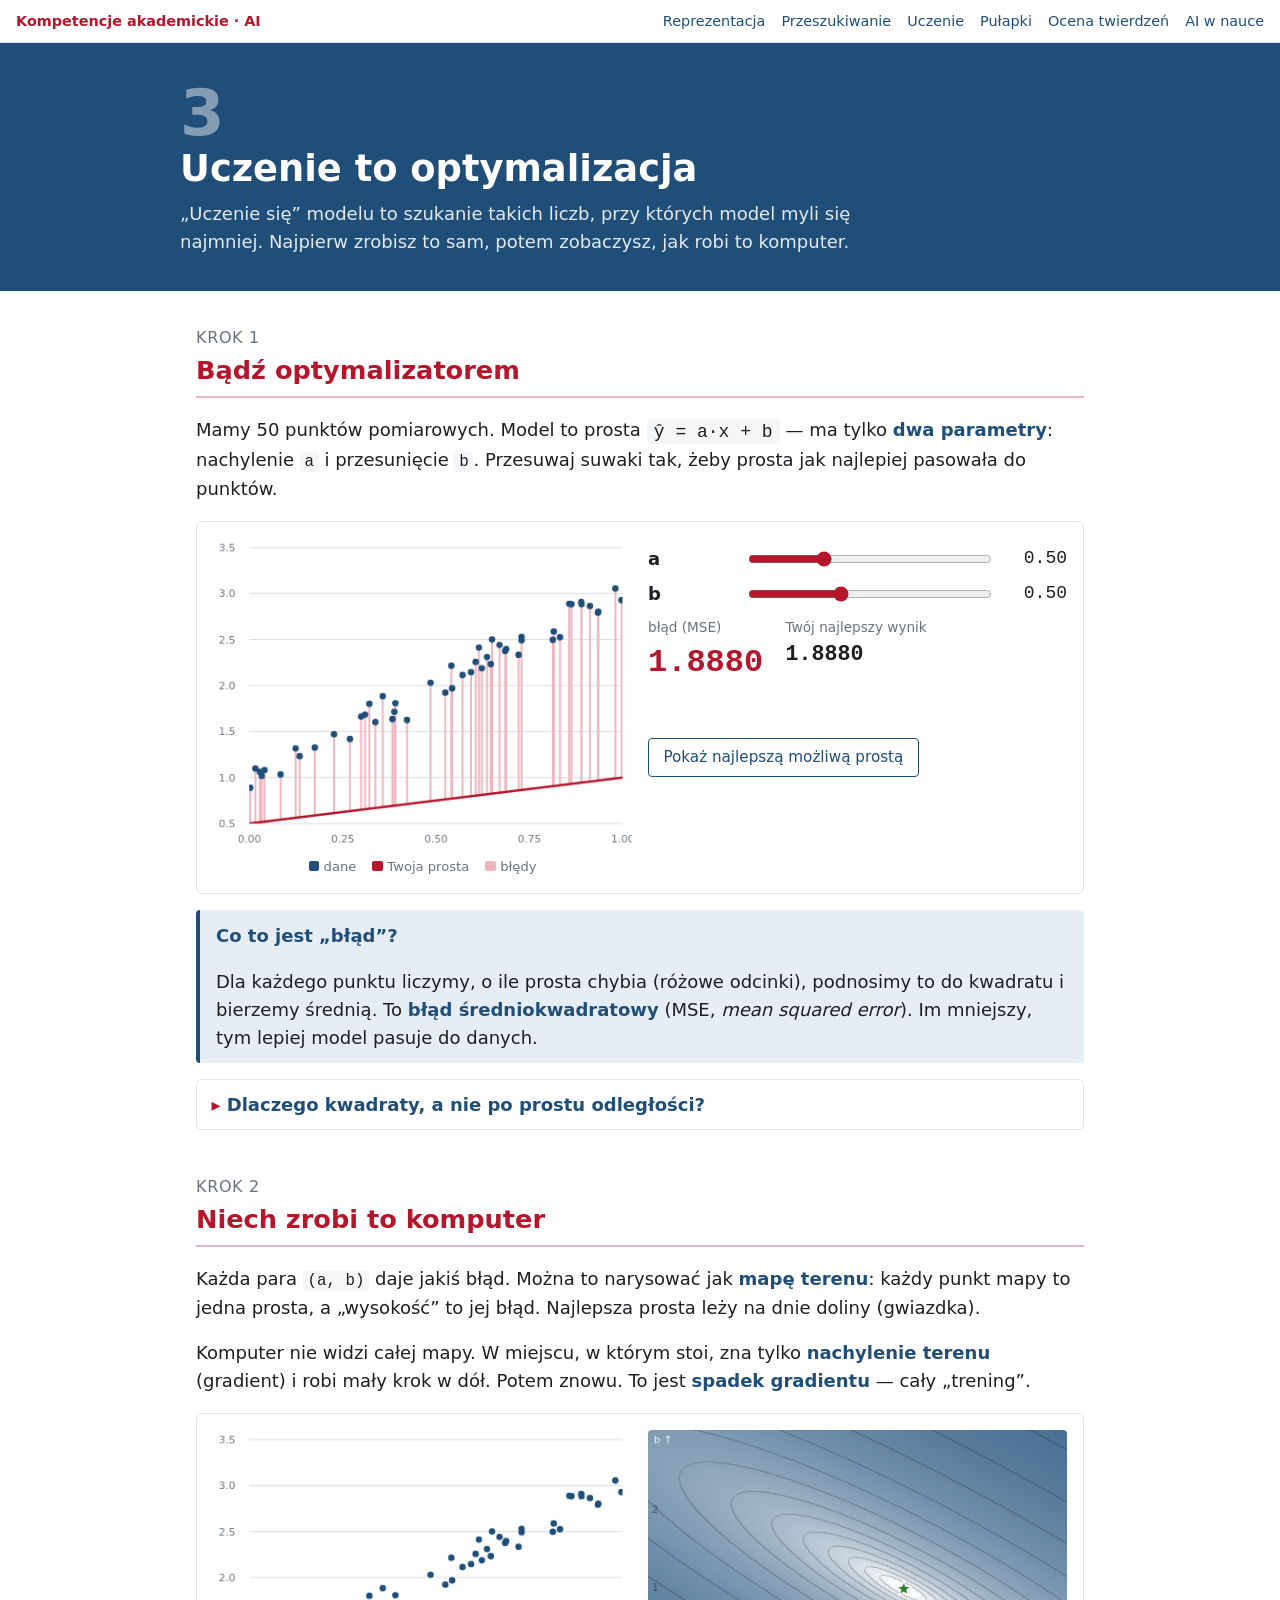
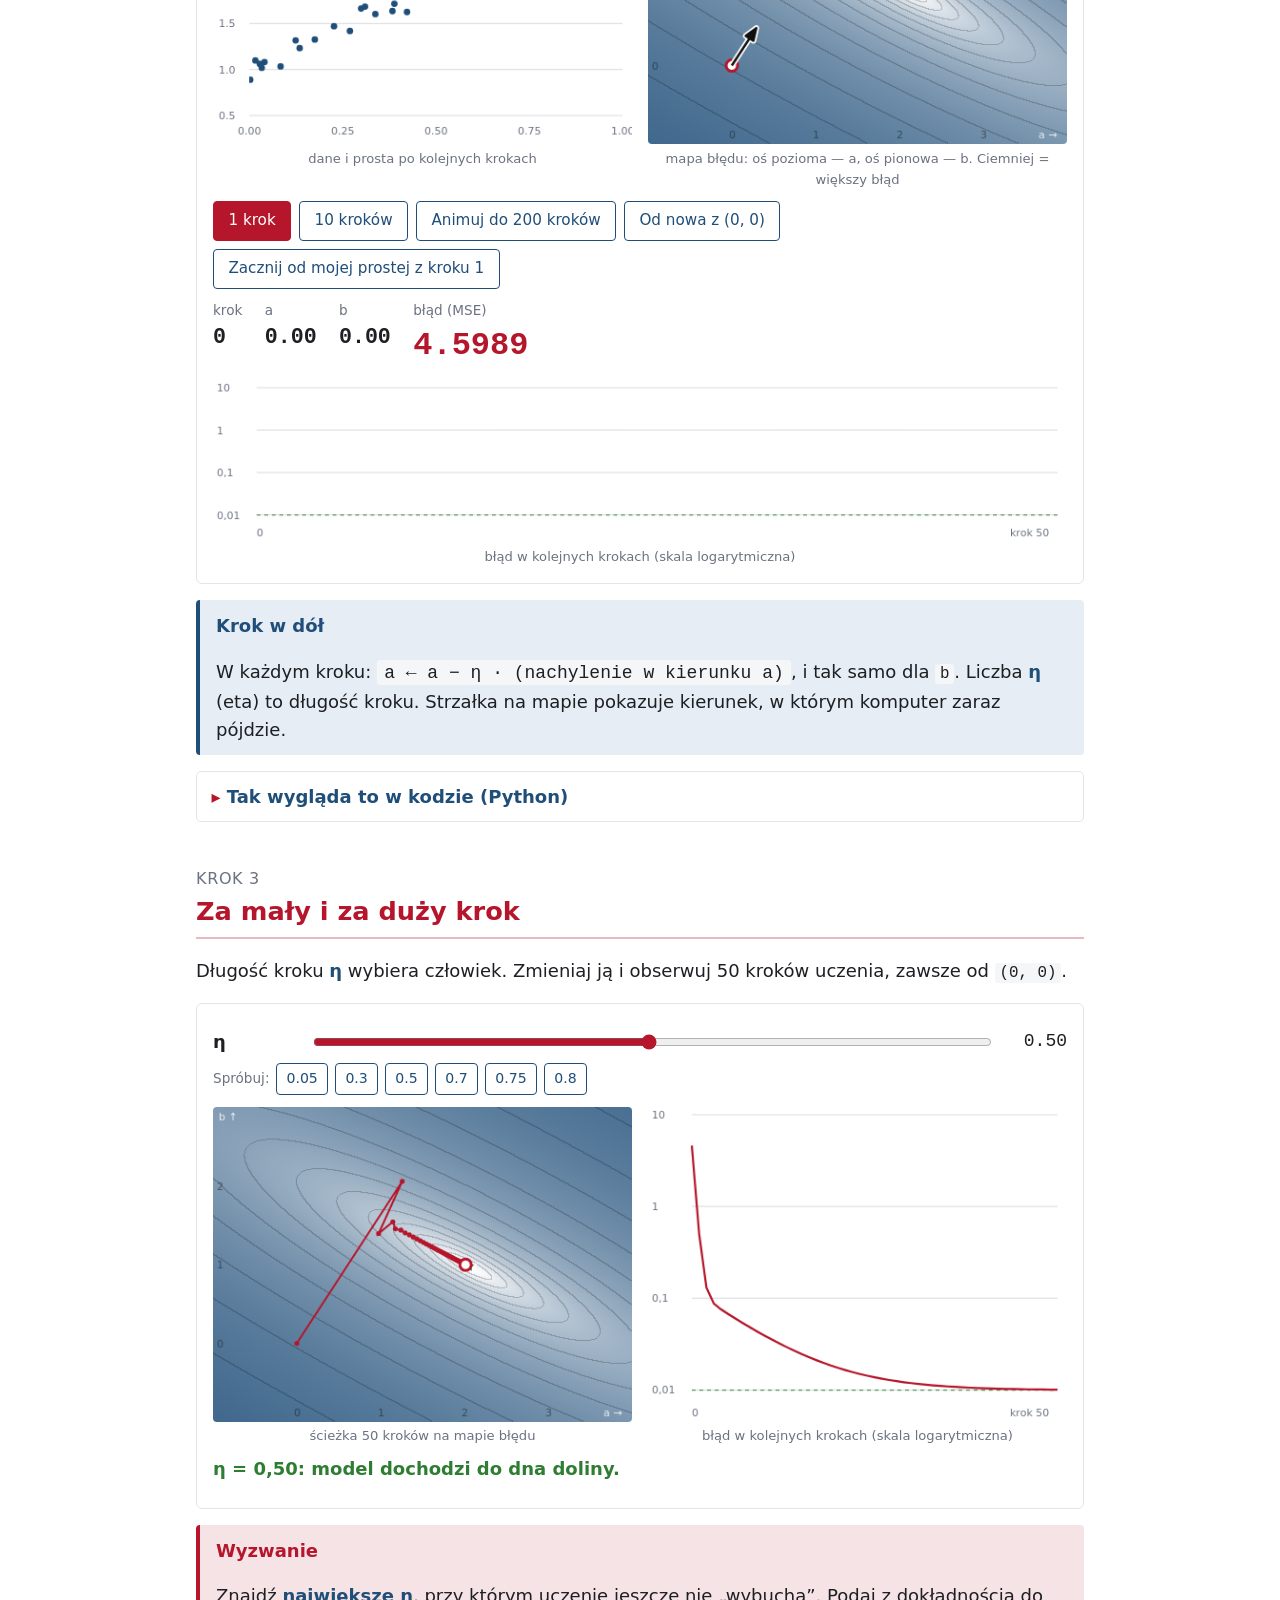
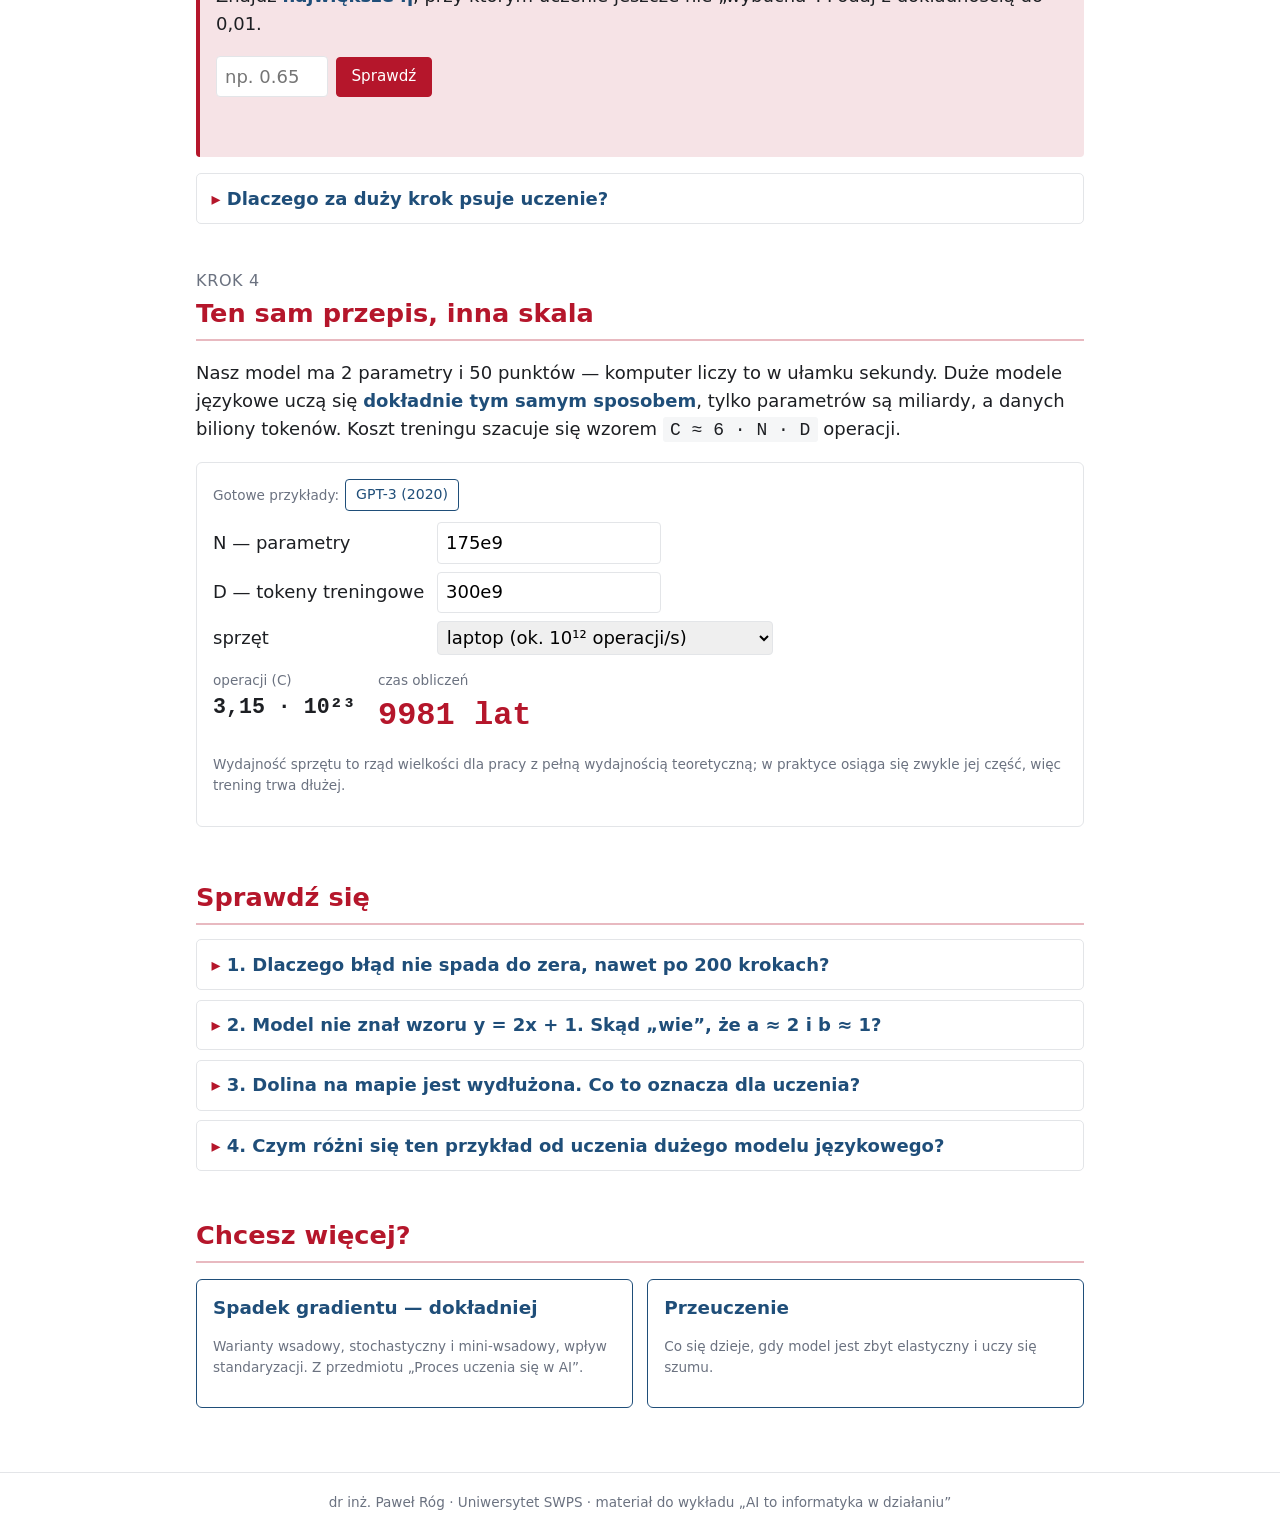
<file: uczenie.html>
<!doctype html>
<html lang="pl">
<head>
<meta charset="utf-8">
<meta name="viewport" content="width=device-width, initial-scale=1">
<title>Uczenie to optymalizacja</title>
<meta name="description" content="Interaktywny materiał do wykładu: jak model uczy się, schodząc w dół funkcji błędu.">
<link rel="stylesheet" href="style.css">
<style>
  .wzor { font-family: var(--mono); background: var(--tlo2); padding: 0.15em 0.4em; border-radius: 3px; }
  .legenda { display: flex; gap: 1rem; flex-wrap: wrap; font-size: 0.82rem; color: var(--szary); justify-content: center; margin-top: 0.3rem; }
  .legenda span::before { content: ""; display: inline-block; width: 0.8em; height: 0.8em; margin-right: 0.35em; vertical-align: -0.05em; border-radius: 2px; background: var(--k); }
  .presety { display: flex; flex-wrap: wrap; gap: 0.4rem; align-items: center; }
  .presety button { padding: 0.25rem 0.6rem; font-size: 0.88rem; }
  .kalk { display: grid; grid-template-columns: auto minmax(0, 1fr); gap: 0.5rem 0.8rem; align-items: center; max-width: 560px; }
  .kalk input { width: 100%; max-width: 14rem; }
  .kalk select { font: inherit; padding: 0.3rem; border-radius: 4px; border: 1.5px solid var(--linia); width: 100%; max-width: 100%; }
  @media (max-width: 560px) { .kalk { grid-template-columns: 1fr; gap: 0.2rem; } .kalk label { margin-top: 0.4rem; } }
</style>
</head>
<body>

<nav class="nav">
  <a class="marka" href="index.html">Kompetencje akademickie · AI</a>
  <a href="reprezentacja.html">Reprezentacja</a>
  <a href="przeszukiwanie.html">Przeszukiwanie</a>
  <a href="uczenie.html">Uczenie</a>
  <a href="pulapki.html">Pułapki</a>
  <a href="ocena.html">Ocena twierdzeń</a>
  <a href="ai-w-nauce.html">AI w nauce</a>
</nav>

<header class="dzial">
  <div class="wnetrze">
    <div class="numer">3</div>
    <h1>Uczenie to optymalizacja</h1>
    <p>„Uczenie się” modelu to szukanie takich liczb, przy których model myli się najmniej. Najpierw zrobisz to sam, potem zobaczysz, jak robi to komputer.</p>
  </div>
</header>

<main>

<!-- ============================================================ -->
<section id="sam">
  <h2><span class="krok">Krok 1</span>Bądź optymalizatorem</h2>
  <p>Mamy 50 punktów pomiarowych. Model to prosta <span class="wzor">ŷ = a·x + b</span> — ma tylko <strong>dwa parametry</strong>: nachylenie <code>a</code> i przesunięcie <code>b</code>. Przesuwaj suwaki tak, żeby prosta jak najlepiej pasowała do punktów.</p>

  <div class="panel">
    <div class="uklad">
      <div>
        <canvas id="c1" width="440" height="330" aria-label="Wykres punktów i prostej"></canvas>
        <div class="legenda"><span style="--k:#1f4e79">dane</span><span style="--k:#b5162b">Twoja prosta</span><span style="--k:#f0b4bd">błędy</span></div>
      </div>
      <div>
        <div class="suwak"><label for="sa">a</label><input id="sa" type="range" min="-1" max="4" step="0.01" value="0.5"><output id="oa">0.50</output></div>
        <div class="suwak"><label for="sb">b</label><input id="sb" type="range" min="-1" max="3" step="0.01" value="0.5"><output id="ob">0.50</output></div>
        <div class="liczniki">
          <div class="licznik duzy">błąd (MSE)<b id="mse1">–</b></div>
          <div class="licznik">Twój najlepszy wynik<b id="rek1">–</b></div>
        </div>
        <div id="kom1" class="komunikat"></div>
        <div class="przyciski">
          <button id="pokazNajlepsza">Pokaż najlepszą możliwą prostą</button>
        </div>
      </div>
    </div>
  </div>

  <div class="ramka">
    <span class="tytul">Co to jest „błąd”?</span>
    <p>Dla każdego punktu liczymy, o ile prosta chybia (różowe odcinki), podnosimy to do kwadratu i bierzemy średnią. To <strong>błąd średniokwadratowy</strong> (MSE, <em>mean squared error</em>). Im mniejszy, tym lepiej model pasuje do danych.</p>
  </div>

  <details>
    <summary>Dlaczego kwadraty, a nie po prostu odległości?</summary>
    <div class="odp"><p>Bo chybienia w górę i w dół by się znosiły (+0,3 i −0,3 dają 0). Kwadrat zawsze jest dodatni i dodatkowo mocniej karze duże pomyłki. Ma też praktyczną zaletę: łatwo go różniczkować, co przyda się w kroku 2.</p></div>
  </details>
</section>

<!-- ============================================================ -->
<section id="komputer">
  <h2><span class="krok">Krok 2</span>Niech zrobi to komputer</h2>
  <p>Każda para <code>(a, b)</code> daje jakiś błąd. Można to narysować jak <strong>mapę terenu</strong>: każdy punkt mapy to jedna prosta, a „wysokość” to jej błąd. Najlepsza prosta leży na dnie doliny (gwiazdka).</p>
  <p>Komputer nie widzi całej mapy. W miejscu, w którym stoi, zna tylko <strong>nachylenie terenu</strong> (gradient) i robi mały krok w dół. Potem znowu. To jest <strong>spadek gradientu</strong> — cały „trening”.</p>

  <div class="panel">
    <div class="uklad">
      <div>
        <canvas id="c2a" width="440" height="330" aria-label="Wykres punktów i bieżącej prostej"></canvas>
        <div class="podpis">dane i prosta po kolejnych krokach</div>
      </div>
      <div>
        <canvas id="c2b" width="440" height="330" aria-label="Mapa błędu w zależności od a i b ze ścieżką uczenia"></canvas>
        <div class="podpis">mapa błędu: oś pozioma — a, oś pionowa — b. Ciemniej = większy błąd</div>
      </div>
    </div>
    <div class="przyciski">
      <button class="glowny" id="k1">1 krok</button>
      <button id="k10">10 kroków</button>
      <button id="kAnim">Animuj do 200 kroków</button>
      <button id="kReset">Od nowa z (0, 0)</button>
      <button id="kMoja">Zacznij od mojej prostej z kroku 1</button>
    </div>
    <div class="liczniki">
      <div class="licznik">krok<b id="n2">0</b></div>
      <div class="licznik">a<b id="a2">0.00</b></div>
      <div class="licznik">b<b id="b2">0.00</b></div>
      <div class="licznik duzy">błąd (MSE)<b id="l2">–</b></div>
    </div>
    <canvas id="c2c" width="900" height="170" aria-label="Wykres błędu w kolejnych krokach"></canvas>
    <div class="podpis">błąd w kolejnych krokach (skala logarytmiczna)</div>
  </div>

  <div class="ramka">
    <span class="tytul">Krok w dół</span>
    <p>W każdym kroku: <span class="wzor">a ← a − η · (nachylenie w kierunku a)</span>, i tak samo dla <code>b</code>. Liczba <strong>η</strong> (eta) to długość kroku. Strzałka na mapie pokazuje kierunek, w którym komputer zaraz pójdzie.</p>
  </div>

  <details>
    <summary>Tak wygląda to w kodzie (Python)</summary>
    <div class="odp">
<pre><code>import numpy as np
rng = np.random.default_rng(0)
x = rng.uniform(0, 1, 50)
y = 2 * x + 1 + rng.normal(0, 0.1, 50)   # dane z „prawdziwej” prostej + szum

a, b, eta = 0.0, 0.0, 0.5
for epoka in range(201):
    blad = a * x + b - y
    strata = np.mean(blad ** 2)          # MSE
    a -= eta * 2 * np.mean(blad * x)     # krok w dół: nachylenie względem a
    b -= eta * 2 * np.mean(blad)         # krok w dół: nachylenie względem b</code></pre>
      <p>To ten sam kod, co na wykładzie, i te same dane: strona używa dokładnie tych 50 punktów. Dwie ostatnie linie pętli to całe „uczenie”.</p>
    </div>
  </details>
</section>

<!-- ============================================================ -->
<section id="eta">
  <h2><span class="krok">Krok 3</span>Za mały i za duży krok</h2>
  <p>Długość kroku <strong>η</strong> wybiera człowiek. Zmieniaj ją i obserwuj 50 kroków uczenia, zawsze od <code>(0, 0)</code>.</p>

  <div class="panel">
    <div class="suwak"><label for="se">η</label><input id="se" type="range" min="0.01" max="1" step="0.01" value="0.5"><output id="oe">0.50</output></div>
    <div class="presety"><span class="maly">Spróbuj:</span>
      <button data-eta="0.05">0.05</button><button data-eta="0.3">0.3</button><button data-eta="0.5">0.5</button><button data-eta="0.7">0.7</button><button data-eta="0.75">0.75</button><button data-eta="0.8">0.8</button>
    </div>
    <div class="uklad" style="margin-top:0.8rem">
      <div>
        <canvas id="c3a" width="440" height="330" aria-label="Mapa błędu ze ścieżką dla wybranego eta"></canvas>
        <div class="podpis">ścieżka 50 kroków na mapie błędu</div>
      </div>
      <div>
        <canvas id="c3b" width="440" height="330" aria-label="Błąd w kolejnych krokach dla wybranego eta"></canvas>
        <div class="podpis">błąd w kolejnych krokach (skala logarytmiczna)</div>
      </div>
    </div>
    <div id="kom3" class="komunikat"></div>
  </div>

  <div class="ramka akcent">
    <span class="tytul">Wyzwanie</span>
    <p>Znajdź <strong>największe η</strong>, przy którym uczenie jeszcze nie „wybucha”. Podaj z dokładnością do 0,01.</p>
    <div class="przyciski" style="align-items:center">
      <input id="zgad" type="number" min="0" max="2" step="0.01" placeholder="np. 0.65" aria-label="Twoja odpowiedź">
      <button class="glowny" id="sprawdz">Sprawdź</button>
    </div>
    <div id="kom3b" class="komunikat"></div>
  </div>

  <details>
    <summary>Dlaczego za duży krok psuje uczenie?</summary>
    <div class="odp">
      <p>Dolina na mapie jest wąska i stroma w jednym kierunku. Za długi krok <strong>przeskakuje dno</strong> i ląduje na przeciwnym zboczu — wyżej niż przedtem. Stamtąd nachylenie jest jeszcze większe, więc następny skok jest jeszcze dłuższy. Błąd rośnie lawinowo.</p>
      <p>Za mały krok też jest problemem: uczenie idzie w dobrą stronę, ale bardzo wolno. Przy η = 0,05 po 50 krokach model wciąż jest daleko od dna.</p>
      <p class="maly">Dla zaawansowanych: dla błędu średniokwadratowego granica to η = 2/λ<sub>max</sub>, gdzie λ<sub>max</sub> to największa wartość własna macierzy drugich pochodnych błędu (hesjanu). Dla tych danych λ<sub>max</sub> ≈ 2,594, więc granica wynosi ok. 0,771.</p>
    </div>
  </details>
</section>

<!-- ============================================================ -->
<section id="skala">
  <h2><span class="krok">Krok 4</span>Ten sam przepis, inna skala</h2>
  <p>Nasz model ma 2 parametry i 50 punktów — komputer liczy to w ułamku sekundy. Duże modele językowe uczą się <strong>dokładnie tym samym sposobem</strong>, tylko parametrów są miliardy, a danych biliony tokenów. Koszt treningu szacuje się wzorem <span class="wzor">C ≈ 6 · N · D</span> operacji.</p>

  <div class="panel">
    <div class="presety" style="margin-bottom:0.7rem"><span class="maly">Gotowe przykłady:</span>
      <button id="pGpt3">GPT-3 (2020)</button>
    </div>
    <div class="kalk">
      <label for="kN">N — parametry</label><input id="kN" type="text" value="175e9">
      <label for="kD">D — tokeny treningowe</label><input id="kD" type="text" value="300e9">
      <label for="kS">sprzęt</label>
      <select id="kS">
        <option value="1e12">laptop (ok. 10¹² operacji/s)</option>
        <option value="1e15">jedna karta GPU do AI (ok. 10¹⁵ operacji/s)</option>
        <option value="1e19">10 000 takich kart (ok. 10¹⁹ operacji/s)</option>
      </select>
    </div>
    <div class="liczniki" style="margin-top:0.9rem">
      <div class="licznik">operacji (C)<b id="kC">–</b></div>
      <div class="licznik duzy">czas obliczeń<b id="kT">–</b></div>
    </div>
    <p class="maly">Wydajność sprzętu to rząd wielkości dla pracy z pełną wydajnością teoretyczną; w praktyce osiąga się zwykle jej część, więc trening trwa dłużej.</p>
  </div>
</section>

<!-- ============================================================ -->
<section id="pytania">
  <h2>Sprawdź się</h2>
  <details>
    <summary>1. Dlaczego błąd nie spada do zera, nawet po 200 krokach?</summary>
    <div class="odp"><p>Bo punkty mają <strong>szum</strong>: dane wygenerowano z prostej <code>y = 2x + 1</code> plus losowe zaburzenie o odchyleniu 0,1. Szumu nie da się przewidzieć, więc najmniejszy możliwy błąd to ok. 0,1² = 0,01. Model, który „dopasowałby się” także do szumu, byłby przeuczony — na nowych danych radziłby sobie gorzej.</p></div>
  </details>
  <details>
    <summary>2. Model nie znał wzoru y = 2x + 1. Skąd „wie”, że a ≈ 2 i b ≈ 1?</summary>
    <div class="odp"><p>Nie wie. Znalazł liczby, przy których błąd na tych 50 punktach jest najmniejszy: a ≈ 2,05, b ≈ 0,98. Wyszły blisko prawdziwych, bo danych było dość, a model miał właściwy kształt (prosta). Gdyby prawdziwa zależność była krzywą, najlepsza prosta też by się „nauczyła” — tylko gorzej.</p></div>
  </details>
  <details>
    <summary>3. Dolina na mapie jest wydłużona. Co to oznacza dla uczenia?</summary>
    <div class="odp"><p>W jednym kierunku teren jest stromy, w drugim prawie płaski. Krok dobrany do stromego kierunku jest za mały dla płaskiego — dlatego ścieżka najpierw szybko schodzi w dolinę, a potem długo „pełznie” jej dnem. Jednym z lekarstw jest standaryzacja danych (zobacz materiały poniżej).</p></div>
  </details>
  <details>
    <summary>4. Czym różni się ten przykład od uczenia dużego modelu językowego?</summary>
    <div class="odp"><p>Przepis jest ten sam: dane, model z parametrami, funkcja błędu, kroki w dół. Różnią się skala (miliardy parametrów zamiast dwóch), rodzaj błędu (zamiast odległości od prostej — jak mało prawdopodobny był prawdziwy następny token) i to, że pochodne liczy automatycznie biblioteka, a nie my ręcznie.</p></div>
  </details>
</section>

<section id="dalej">
  <h2>Chcesz więcej?</h2>
  <div class="karty">
    <a class="karta" href="https://p4welrog.github.io/puai/gradient.html">
      <h3>Spadek gradientu — dokładniej</h3>
      <p class="maly">Warianty wsadowy, stochastyczny i mini-wsadowy, wpływ standaryzacji. Z przedmiotu „Proces uczenia się w AI”.</p>
    </a>
    <a class="karta" href="https://p4welrog.github.io/puai/overfitting.html">
      <h3>Przeuczenie</h3>
      <p class="maly">Co się dzieje, gdy model jest zbyt elastyczny i uczy się szumu.</p>
    </a>
  </div>
</section>

</main>

<footer>dr inż. Paweł Róg · Uniwersytet SWPS · materiał do wykładu „AI to informatyka w działaniu”</footer>

<script>
"use strict";
// Dane: dokładnie te same 50 punktów co w demo.py (NumPy, seed 0), zaokrąglone do 4 miejsc.
const X = [0.637,0.2698,0.041,0.0165,0.8133,0.9128,0.6066,0.7295,0.5436,0.9351,0.8159,0.0027,0.8574,0.0336,0.7297,0.1757,0.8632,0.5415,0.2997,0.4227,0.0283,0.1243,0.6706,0.6472,0.6154,0.3837,0.9972,0.9808,0.6855,0.6505,0.6884,0.3889,0.1351,0.7215,0.5254,0.3102,0.4858,0.8895,0.934,0.3578,0.5715,0.3219,0.5943,0.3379,0.3916,0.8903,0.2272,0.6232,0.084,0.8326];
const Y = [2.3097,1.4187,1.0815,1.0987,2.4977,2.865,2.2563,2.5286,1.9688,2.804,2.5881,0.8885,2.8887,1.0176,2.4922,1.3255,2.8847,2.215,1.6628,1.625,1.0618,1.3169,2.4416,2.2326,2.413,1.6353,2.9283,3.0552,2.376,2.5012,2.3957,1.7145,1.2324,2.3339,1.9229,1.6835,2.0298,2.9084,2.7926,1.8845,2.1143,1.8012,2.1453,1.6023,1.8082,2.8837,1.4704,2.1878,1.0339,2.5251];
const n = X.length;
const mean = f => { let s = 0; for (let i = 0; i < n; i++) s += f(i); return s / n; };
const Mx = mean(i => X[i]), My = mean(i => Y[i]), Mxx = mean(i => X[i] * X[i]),
      Mxy = mean(i => X[i] * Y[i]), Myy = mean(i => Y[i] * Y[i]);
const strata = (a, b) => a * a * Mxx + 2 * a * b * Mx + b * b - 2 * a * Mxy - 2 * b * My + Myy;
const grad = (a, b) => [2 * (a * Mxx + b * Mx - Mxy), 2 * (a * Mx + b - My)];
const bestA = (Mxy - Mx * My) / (Mxx - Mx * Mx), bestB = My - bestA * Mx, bestL = strata(bestA, bestB);
const ETA_MAX = (() => { // 2 / największa wartość własna hesjanu
  const p = 2 * Mxx, q = 2 * Mx, r = 2, tr = p + r, det = p * r - q * q;
  return 2 / ((tr + Math.sqrt(tr * tr - 4 * det)) / 2);
})();

const C = { granat: "#1f4e79", akcent: "#b5162b", roz: "#f0b4bd", szary: "#6b7280", linia: "#d7dade", zielony: "#2e7d32" };
const pl = v => String(v).replace(".", ",");
const fmt = (v, d = 4) => (!isFinite(v) || Math.abs(v) > 1e6) ? (v > 0 ? "> 10⁶" : "–") : v.toFixed(d);

// --- płótno z obsługą ekranów o dużej gęstości pikseli ---
function plotno(id) {
  const c = document.getElementById(id), W = c.width, H = c.height, r = window.devicePixelRatio || 1;
  c.width = W * r; c.height = H * r;
  const ctx = c.getContext("2d"); ctx.scale(r, r);
  return { c, ctx, W, H, r };
}

// --- wykres punktów z prostą ---
const M = { l: 38, r: 10, t: 10, b: 30 };
function wykresDanych(p, a, b, { bledy = false, cien = null } = {}) {
  const { ctx, W, H } = p, x0 = M.l, x1 = W - M.r, y0 = H - M.b, y1 = M.t;
  const sx = v => x0 + v * (x1 - x0), sy = v => y0 - (v - 0.5) / 3 * (y0 - y1);
  ctx.clearRect(0, 0, W, H);
  ctx.strokeStyle = C.linia; ctx.lineWidth = 1; ctx.fillStyle = C.szary; ctx.font = "11px system-ui, sans-serif";
  for (let v = 0.5; v <= 3.5; v += 0.5) { ctx.beginPath(); ctx.moveTo(x0, sy(v)); ctx.lineTo(x1, sy(v)); ctx.stroke(); ctx.fillText(v.toFixed(1), 6, sy(v) + 4); }
  for (let v = 0; v <= 1.001; v += 0.25) ctx.fillText(v.toFixed(2), sx(v) - 12, H - 10);
  ctx.save(); ctx.beginPath(); ctx.rect(x0, y1, x1 - x0, y0 - y1); ctx.clip();
  if (bledy) {
    ctx.strokeStyle = C.roz; ctx.lineWidth = 2;
    for (let i = 0; i < n; i++) { ctx.beginPath(); ctx.moveTo(sx(X[i]), sy(Y[i])); ctx.lineTo(sx(X[i]), sy(a * X[i] + b)); ctx.stroke(); }
  }
  if (cien) { ctx.setLineDash([6, 5]); ctx.strokeStyle = C.zielony; ctx.lineWidth = 2; ctx.beginPath(); ctx.moveTo(sx(0), sy(cien[1])); ctx.lineTo(sx(1), sy(cien[0] + cien[1])); ctx.stroke(); ctx.setLineDash([]); }
  ctx.fillStyle = C.granat;
  for (let i = 0; i < n; i++) { ctx.beginPath(); ctx.arc(sx(X[i]), sy(Y[i]), 3.4, 0, 2 * Math.PI); ctx.fill(); }
  ctx.strokeStyle = C.akcent; ctx.lineWidth = 2.6; ctx.beginPath(); ctx.moveTo(sx(0), sy(b)); ctx.lineTo(sx(1), sy(a + b)); ctx.stroke();
  ctx.restore();
}

// --- mapa błędu L(a, b) ---
const A0 = -1, A1 = 4, B0 = -1, B1 = 3;
function mapa(p) {
  const { ctx, W, H, r } = p, w = Math.round(W * r), h = Math.round(H * r);
  const img = ctx.createImageData(w, h), lv = new Float32Array(w * h);
  const Lmin = Math.log10(bestL), Lmax = Math.log10(strata(A0, B0) > strata(A1, B1) ? strata(A0, B0) : strata(A1, B1));
  for (let j = 0; j < h; j++) for (let i = 0; i < w; i++) {
    const a = A0 + (i + 0.5) / w * (A1 - A0), b = B1 - (j + 0.5) / h * (B1 - B0);
    lv[j * w + i] = (Math.log10(strata(a, b)) - Lmin) / (Lmax - Lmin);
  }
  const jasny = [255, 255, 255], ciemny = [31, 78, 121];
  for (let j = 0; j < h; j++) for (let i = 0; i < w; i++) {
    const k = j * w + i, t = Math.max(0, Math.min(1, lv[k])), pas = Math.floor(t * 14);
    const brzeg = (i + 1 < w && Math.floor(Math.max(0, Math.min(1, lv[k + 1])) * 14) !== pas) ||
                  (j + 1 < h && Math.floor(Math.max(0, Math.min(1, lv[k + w])) * 14) !== pas);
    const s = Math.pow(t, 0.9) * 0.85, m = brzeg ? 0.8 : 1;
    for (let c = 0; c < 3; c++) img.data[4 * k + c] = (jasny[c] * (1 - s) + ciemny[c] * s) * m;
    img.data[4 * k + 3] = 255;
  }
  return img;
}
const sa = (p, a) => (a - A0) / (A1 - A0) * p.W, sb = (p, b) => (B1 - b) / (B1 - B0) * p.H;
function rysujMape(p, tlo, sciezka, { strzalka = false } = {}) {
  const { ctx, W, H } = p;
  ctx.putImageData(tlo, 0, 0);
  ctx.save(); ctx.setTransform(1, 0, 0, 1, 0, 0); ctx.scale(p.r, p.r);
  ctx.fillStyle = "rgba(255,255,255,0.85)"; ctx.font = "11px system-ui, sans-serif";
  ctx.fillText("a →", W - 30, H - 6); ctx.fillText("b ↑", 6, 14);
  for (const a of [0, 1, 2, 3]) { ctx.fillStyle = "rgba(29,31,35,0.55)"; ctx.fillText(a, sa(p, a) - 3, H - 6); }
  for (const b of [0, 1, 2]) { ctx.fillStyle = "rgba(29,31,35,0.55)"; ctx.fillText(b, 4, sb(p, b) + 4); }
  // minimum
  gwiazdka(ctx, sa(p, bestA), sb(p, bestB), 8, C.zielony);
  ctx.beginPath(); ctx.rect(0, 0, W, H); ctx.clip();
  if (sciezka.length) {
    ctx.strokeStyle = C.akcent; ctx.lineWidth = 2; ctx.beginPath();
    sciezka.forEach(([a, b], i) => { const x = sa(p, a), y = sb(p, b); if (i) ctx.lineTo(x, y); else ctx.moveTo(x, y); });
    ctx.stroke(); ctx.fillStyle = C.akcent;
    for (const [a, b] of sciezka) { ctx.beginPath(); ctx.arc(sa(p, a), sb(p, b), 2.6, 0, 2 * Math.PI); ctx.fill(); }
    const [a, b] = sciezka[sciezka.length - 1];
    ctx.beginPath(); ctx.arc(sa(p, a), sb(p, b), 6, 0, 2 * Math.PI); ctx.fillStyle = "#fff"; ctx.fill(); ctx.lineWidth = 3; ctx.stroke();
    if (strzalka) {
      const [ga, gb] = grad(a, b), dl = Math.hypot(ga, gb);
      if (dl > 1e-3) {
        const vx = -ga * W / (A1 - A0), vy = gb * H / (B1 - B0), dv = Math.hypot(vx, vy), x = sa(p, a), y = sb(p, b);
        strz(ctx, x, y, x + vx / dv * 44, y + vy / dv * 44);
      }
    }
  }
  ctx.restore();
}
function strz(ctx, x, y, ex, ey) {
  const k = Math.atan2(ey - y, ex - x);
  for (const [kol, gr] of [["#fff", 6], ["#111", 2.5]]) {
    ctx.strokeStyle = kol; ctx.fillStyle = kol; ctx.lineWidth = gr; ctx.lineJoin = "round";
    ctx.beginPath(); ctx.moveTo(x, y); ctx.lineTo(ex, ey); ctx.stroke();
    ctx.beginPath(); ctx.moveTo(ex + Math.cos(k) * 3, ey + Math.sin(k) * 3); ctx.lineTo(ex - 11 * Math.cos(k - 0.45), ey - 11 * Math.sin(k - 0.45)); ctx.lineTo(ex - 11 * Math.cos(k + 0.45), ey - 11 * Math.sin(k + 0.45)); ctx.closePath(); ctx.fill(); ctx.stroke();
  }
}
function gwiazdka(ctx, x, y, R, kolor) {
  ctx.beginPath();
  for (let i = 0; i < 10; i++) { const r = i % 2 ? R * 0.45 : R, k = -Math.PI / 2 + i * Math.PI / 5; ctx.lineTo(x + r * Math.cos(k), y + r * Math.sin(k)); }
  ctx.closePath(); ctx.fillStyle = kolor; ctx.fill(); ctx.strokeStyle = "#fff"; ctx.lineWidth = 1.5; ctx.stroke();
}

// --- wykres błędu w skali logarytmicznej ---
function wykresStraty(p, wart, maxKrokow) {
  const { ctx, W, H } = p, x0 = 46, x1 = W - 10, y0 = H - 24, y1 = 8;
  ctx.clearRect(0, 0, W, H);
  const lo = -2.1, hi = 1;               // log10: od ~0,008 do 10
  const sx = i => x0 + i / Math.max(1, maxKrokow) * (x1 - x0);
  const sy = v => y0 - (Math.max(lo, Math.min(hi, Math.log10(v))) - lo) / (hi - lo) * (y0 - y1);
  ctx.font = "11px system-ui, sans-serif"; ctx.fillStyle = C.szary; ctx.strokeStyle = C.linia; ctx.lineWidth = 1;
  for (const e of [-2, -1, 0, 1]) { ctx.beginPath(); ctx.moveTo(x0, sy(10 ** e)); ctx.lineTo(x1, sy(10 ** e)); ctx.stroke(); ctx.fillText(String(10 ** e).replace(".", ","), 4, sy(10 ** e) + 4); }
  ctx.fillText("krok " + maxKrokow, x1 - 50, H - 6); ctx.fillText("0", x0, H - 6);
  ctx.setLineDash([4, 4]); ctx.strokeStyle = C.zielony; ctx.beginPath(); ctx.moveTo(x0, sy(bestL)); ctx.lineTo(x1, sy(bestL)); ctx.stroke(); ctx.setLineDash([]);
  if (!wart.length) return;
  ctx.strokeStyle = C.akcent; ctx.lineWidth = 2.2; ctx.beginPath();
  wart.forEach((v, i) => { if (i) ctx.lineTo(sx(i), sy(v)); else ctx.moveTo(sx(i), sy(v)); });
  ctx.stroke();
}

// ================= KROK 1 =================
const p1 = plotno("c1");
const s_a = document.getElementById("sa"), s_b = document.getElementById("sb");
let rekord = Infinity, pokazano = false;
function krok1() {
  const a = +s_a.value, b = +s_b.value, L = strata(a, b);
  document.getElementById("oa").textContent = a.toFixed(2);
  document.getElementById("ob").textContent = b.toFixed(2);
  document.getElementById("mse1").textContent = L.toFixed(4);
  rekord = Math.min(rekord, L);
  document.getElementById("rek1").textContent = rekord.toFixed(4);
  wykresDanych(p1, a, b, { bledy: true, cien: pokazano ? [bestA, bestB] : null });
  const k = document.getElementById("kom1");
  if (L < bestL * 1.15) { k.textContent = "Świetnie! Lepiej się prawie nie da."; k.className = "komunikat ok"; }
  else if (L < 0.05) { k.textContent = "Bardzo blisko — popraw jeszcze trochę."; k.className = "komunikat"; }
  else { k.textContent = ""; k.className = "komunikat"; }
}
s_a.addEventListener("input", krok1); s_b.addEventListener("input", krok1);
document.getElementById("pokazNajlepsza").addEventListener("click", e => {
  pokazano = true; e.target.disabled = true;
  e.target.textContent = `Najlepsza: a = ${bestA.toFixed(2)}, b = ${bestB.toFixed(2)}, błąd = ${bestL.toFixed(4)}`;
  krok1();
});
krok1();

// ================= KROK 2 =================
const p2a = plotno("c2a"), p2b = plotno("c2b"), p2c = plotno("c2c");
const tlo2 = mapa(p2b);
let sc2 = [[0, 0]], anim = null;
const ETA2 = 0.5;
function rysuj2() {
  const [a, b] = sc2[sc2.length - 1];
  wykresDanych(p2a, a, b);
  rysujMape(p2b, tlo2, sc2, { strzalka: true });
  wykresStraty(p2c, sc2.map(([a, b]) => strata(a, b)), Math.max(50, sc2.length - 1));
  document.getElementById("n2").textContent = sc2.length - 1;
  document.getElementById("a2").textContent = a.toFixed(2);
  document.getElementById("b2").textContent = b.toFixed(2);
  document.getElementById("l2").textContent = strata(a, b).toFixed(4);
}
function krok(ile) {
  for (let i = 0; i < ile; i++) {
    const [a, b] = sc2[sc2.length - 1], [ga, gb] = grad(a, b);
    sc2.push([a - ETA2 * ga, b - ETA2 * gb]);
  }
  rysuj2();
}
function stopAnim() { if (anim) { clearInterval(anim); anim = null; document.getElementById("kAnim").textContent = "Animuj do 200 kroków"; } }
document.getElementById("k1").onclick = () => { stopAnim(); krok(1); };
document.getElementById("k10").onclick = () => { stopAnim(); krok(10); };
document.getElementById("kReset").onclick = () => { stopAnim(); sc2 = [[0, 0]]; rysuj2(); };
document.getElementById("kMoja").onclick = () => { stopAnim(); sc2 = [[+s_a.value, +s_b.value]]; rysuj2(); };
document.getElementById("kAnim").onclick = e => {
  if (anim) return stopAnim();
  e.target.textContent = "Zatrzymaj";
  anim = setInterval(() => { if (sc2.length > 200) return stopAnim(); krok(1); }, 60);
};
rysuj2();

// ================= KROK 3 =================
const p3a = plotno("c3a"), p3b = plotno("c3b");
const tlo3 = mapa(p3a), s_e = document.getElementById("se");
function krok3() {
  const eta = +s_e.value; document.getElementById("oe").textContent = eta.toFixed(2);
  const sc = [[0, 0]];
  for (let i = 0; i < 50; i++) {
    const [a, b] = sc[sc.length - 1], [ga, gb] = grad(a, b);
    const nowy = [a - eta * ga, b - eta * gb];
    if (!isFinite(nowy[0]) || Math.abs(nowy[0]) > 1e8) break;
    sc.push(nowy);
  }
  const L = sc.map(([a, b]) => strata(a, b)), ost = L[L.length - 1];
  rysujMape(p3a, tlo3, sc);
  wykresStraty(p3b, L, 50);
  const k = document.getElementById("kom3");
  if (ost > L[0]) { k.textContent = `η = ${pl(eta.toFixed(2))}: uczenie się rozbiega — błąd rośnie z każdym krokiem.`; k.className = "komunikat zle"; }
  else if (ost < bestL * 1.05) { k.textContent = `η = ${pl(eta.toFixed(2))}: model dochodzi do dna doliny.`; k.className = "komunikat ok"; }
  else if (eta < 0.2) { k.textContent = `η = ${pl(eta.toFixed(2))}: idzie w dobrą stronę, ale bardzo wolno — 50 kroków to za mało.`; k.className = "komunikat"; }
  else { k.textContent = `η = ${pl(eta.toFixed(2))}: skacze z jednego zbocza na drugie — jeszcze się nie rozbiega, ale zbliża się powoli.`; k.className = "komunikat"; }
}
s_e.addEventListener("input", krok3);
document.querySelectorAll("[data-eta]").forEach(bt => bt.onclick = () => { s_e.value = bt.dataset.eta; krok3(); });
document.getElementById("sprawdz").onclick = () => {
  const g = parseFloat(String(document.getElementById("zgad").value).replace(",", "."));
  const k = document.getElementById("kom3b"), gr = Math.floor(ETA_MAX * 100) / 100;
  if (!isFinite(g)) { k.textContent = "Wpisz liczbę."; k.className = "komunikat"; return; }
  if (Math.abs(g - gr) < 0.005) { k.textContent = `Tak! Granica to ok. ${pl(ETA_MAX.toFixed(3))}. Powyżej uczenie się rozbiega.`; k.className = "komunikat ok"; }
  else if (g < gr) { k.textContent = "Przy tej wartości uczenie jeszcze działa. Spróbuj większej."; k.className = "komunikat zle"; }
  else { k.textContent = "Przy tej wartości uczenie już się rozbiega. Spróbuj mniejszej."; k.className = "komunikat zle"; }
};
krok3();

// ================= KROK 4 =================
const liczba = s => parseFloat(String(s).replace(/\s/g, "").replace(",", ".").replace("·10^", "e").replace("×10^", "e"));
const potega = v => { if (!isFinite(v) || v <= 0) return "–"; const e = Math.floor(Math.log10(v)), m = v / 10 ** e; return `${m.toFixed(2).replace(".", ",")} · 10${String(e).split("").map(c => "⁰¹²³⁴⁵⁶⁷⁸⁹"[c] ?? "⁻").join("")}`; };
function czas(s) {
  if (!isFinite(s)) return "–";
  const jedn = [["lat", 3.156e7], ["dni", 86400], ["godz.", 3600], ["min", 60], ["s", 1]];
  for (const [n, w] of jedn) if (s >= w) { const v = s / w; return (v >= 100 ? Math.round(v).toLocaleString("pl-PL") : v.toFixed(1).replace(".", ",")) + " " + n; }
  return s < 1e-3 ? "poniżej 1 ms" : (s * 1000).toFixed(1).replace(".", ",") + " ms";
}
function krok4() {
  const N = liczba(document.getElementById("kN").value), D = liczba(document.getElementById("kD").value), S = +document.getElementById("kS").value;
  const Cc = 6 * N * D;
  document.getElementById("kC").textContent = potega(Cc);
  document.getElementById("kT").textContent = czas(Cc / S);
}
["kN", "kD", "kS"].forEach(id => document.getElementById(id).addEventListener("input", krok4));
document.getElementById("pGpt3").onclick = () => { document.getElementById("kN").value = "175e9"; document.getElementById("kD").value = "300e9"; krok4(); };
krok4();
</script>
</body>
</html>
</file>
<file: style.css>
/* Wspólny styl materiałów — estetyka slajdów wykładu */
:root {
  --akcent: #b5162b;
  --akcent-jasny: #f6e3e6;
  --granat: #1f4e79;
  --granat-jasny: #e6edf4;
  --szary: #6b7280;
  --linia: #e3e5e8;
  --tlo: #ffffff;
  --tlo2: #f5f6f7;
  --tekst: #1d1f23;
  --zielony: #2e7d32;
  --zolty: #d39e00;
  --czerwony: #c62828;
  --font: "Fira Sans", "Inter", system-ui, -apple-system, "Segoe UI", Roboto, sans-serif;
  --mono: "Fira Mono", "JetBrains Mono", ui-monospace, Menlo, Consolas, monospace;
}

* { box-sizing: border-box; }
html { -webkit-text-size-adjust: 100%; }
body {
  margin: 0; background: var(--tlo); color: var(--tekst);
  font-family: var(--font); font-size: 18px; line-height: 1.55;
}

/* Pasek nawigacji */
.nav {
  display: flex; gap: 1rem; align-items: center; flex-wrap: wrap;
  padding: 0.6rem 16px; border-bottom: 1px solid var(--linia); font-size: 0.9rem;
}
.nav a { color: var(--granat); text-decoration: none; }
.nav a:hover { text-decoration: underline; }
.nav .marka { font-weight: 700; color: var(--akcent); margin-right: auto; }

/* Nagłówek jak slajd działu */
.dzial {
  background: var(--granat); color: #fff; padding: 2.4rem 16px 2.2rem;
}
.dzial .wnetrze { max-width: 920px; margin: 0 auto; }
.dzial .numer { font-size: 4rem; font-weight: 700; line-height: 1; color: rgba(255,255,255,0.45); }
.dzial h1 { margin: 0.2rem 0 0.6rem; font-size: 2.3rem; line-height: 1.15; }
.dzial p { margin: 0; max-width: 680px; color: rgba(255,255,255,0.88); }

main { max-width: 920px; margin: 0 auto; padding: 0 16px 3rem; }

/* Sekcje jak slajdy z czerwonym tytułem i linią */
section { padding-top: 2.2rem; }
h2 {
  color: var(--akcent); font-size: 1.6rem; margin: 0 0 0.9rem;
  padding-bottom: 0.35rem; border-bottom: 2px solid #e8b9c0;
}
h2 .krok { color: var(--szary); font-weight: 500; font-size: 1rem; display: block; letter-spacing: 0.04em; text-transform: uppercase; }
h3 { color: var(--granat); font-size: 1.15rem; margin: 1.4rem 0 0.5rem; }
strong { color: var(--granat); }
a { color: var(--granat); }
code { font-family: var(--mono); font-size: 0.88em; background: var(--tlo2); padding: 0.05em 0.3em; border-radius: 3px; }
pre {
  font-family: var(--mono); font-size: 0.85rem; line-height: 1.45; background: var(--tlo2);
  padding: 0.9rem 1rem; border-radius: 5px; overflow-x: auto; margin: 0.6rem 0;
}
pre code { background: none; padding: 0; font-size: inherit; }
.maly { font-size: 0.85rem; color: var(--szary); }

/* Ramka jak na slajdach */
.ramka {
  background: var(--granat-jasny); border-left: 4px solid var(--granat);
  border-radius: 4px; padding: 0.75rem 1rem; margin: 1rem 0;
}
.ramka.akcent { background: var(--akcent-jasny); border-color: var(--akcent); }
.ramka.zielona { background: #e5f1e6; border-color: var(--zielony); }
.ramka .tytul { display: block; font-weight: 700; color: var(--granat); margin-bottom: 0.2rem; }
.ramka.akcent .tytul { color: var(--akcent); }
.ramka.zielona .tytul { color: var(--zielony); }
.ramka p:first-child { margin-top: 0; } .ramka p:last-child { margin-bottom: 0; }

/* Panel z interakcją */
.panel { border: 1px solid var(--linia); border-radius: 6px; padding: 1rem; margin: 1rem 0; background: #fff; }
.uklad { display: grid; grid-template-columns: 1fr 1fr; gap: 1rem; align-items: start; }
@media (max-width: 760px) { .uklad { grid-template-columns: 1fr; } }
canvas { width: 100%; height: auto; display: block; border-radius: 4px; touch-action: none; }
.podpis { font-size: 0.82rem; color: var(--szary); text-align: center; margin-top: 0.3rem; }

/* Kontrolki */
.suwak { display: grid; grid-template-columns: 5.5rem 1fr 4.2rem; gap: 0.6rem; align-items: center; margin: 0.45rem 0; }
.suwak label { font-weight: 600; }
.suwak output { font-family: var(--mono); text-align: right; }
input[type=range] { width: 100%; accent-color: var(--akcent); }
.przyciski { display: flex; flex-wrap: wrap; gap: 0.5rem; margin: 0.7rem 0; }
button {
  font: inherit; font-size: 0.95rem; padding: 0.45rem 0.9rem; border-radius: 4px; cursor: pointer;
  border: 1.5px solid var(--granat); background: #fff; color: var(--granat);
}
button:hover { background: var(--granat-jasny); }
button.glowny { background: var(--akcent); border-color: var(--akcent); color: #fff; }
button.glowny:hover { background: #961223; }
button:disabled { opacity: 0.45; cursor: default; }
button:focus-visible, input:focus-visible, summary:focus-visible { outline: 3px solid #f0b4bd; outline-offset: 2px; }
input[type=number], input[type=text] {
  font: inherit; padding: 0.35rem 0.5rem; border: 1.5px solid var(--linia); border-radius: 4px; width: 7rem;
}

/* Liczniki */
.liczniki { display: flex; flex-wrap: wrap; gap: 0.6rem 1.4rem; margin: 0.6rem 0; }
.licznik { font-size: 0.85rem; color: var(--szary); }
.licznik b { display: block; font-family: var(--mono); font-size: 1.35rem; color: var(--tekst); font-weight: 600; }
.licznik.duzy b { font-size: 2rem; color: var(--akcent); }

/* Pytania z odpowiedzią */
details {
  border: 1px solid var(--linia); border-radius: 5px; margin: 0.6rem 0; background: #fff;
}
details > summary {
  cursor: pointer; padding: 0.65rem 0.9rem; font-weight: 600; color: var(--granat); list-style: none;
}
details > summary::-webkit-details-marker { display: none; }
details > summary::before { content: "▸ "; color: var(--akcent); }
details[open] > summary::before { content: "▾ "; }
details > .odp { padding: 0 0.9rem 0.8rem; }

.komunikat { min-height: 1.6em; font-weight: 600; margin: 0.5rem 0; }
.komunikat.ok { color: var(--zielony); }
.komunikat.zle { color: var(--czerwony); }

/* Karty */
.karty { display: grid; grid-template-columns: repeat(auto-fit, minmax(230px, 1fr)); gap: 0.9rem; margin: 1rem 0; }
.karta { border: 1px solid var(--linia); border-radius: 6px; padding: 0.9rem 1rem; background: #fff; }
.karta h3 { margin-top: 0; }
a.karta { text-decoration: none; color: inherit; border-color: var(--granat); }
a.karta:hover { background: var(--granat-jasny); }
.karta.wkrotce { opacity: 0.55; }

/* Tabele */
table { border-collapse: collapse; width: 100%; margin: 0.8rem 0; font-size: 0.95rem; }
th { background: var(--granat-jasny); color: var(--granat); text-align: left; }
th, td { padding: 0.45rem 0.7rem; vertical-align: top; }
tbody tr:nth-child(even) td { background: var(--tlo2); }
.tabela-zawijana { overflow-x: auto; }

footer { border-top: 1px solid var(--linia); padding: 1.2rem 16px; text-align: center; font-size: 0.85rem; color: var(--szary); }

@media (max-width: 560px) {
  body { font-size: 17px; }
  .dzial h1 { font-size: 1.8rem; }
  .dzial .numer { font-size: 3rem; }
  .suwak { grid-template-columns: 4.2rem 1fr 3.6rem; }
}
</file>
